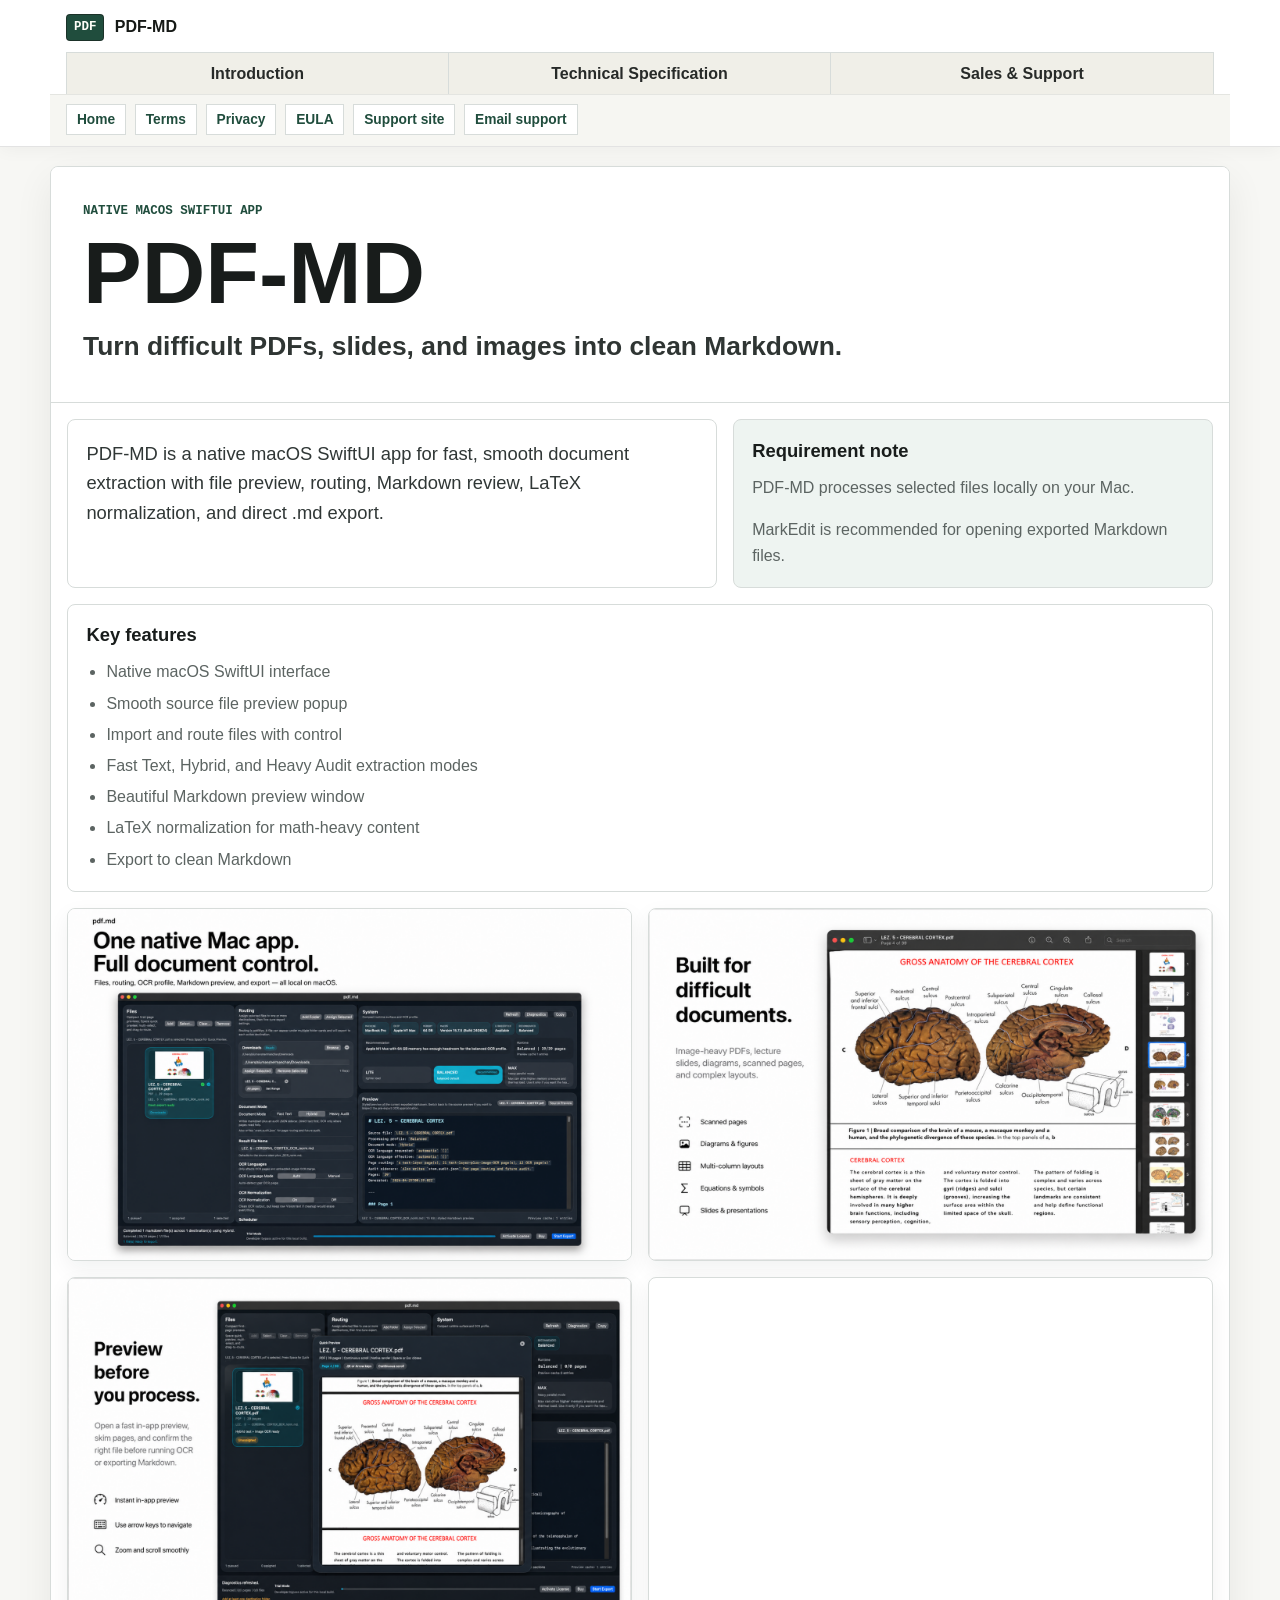
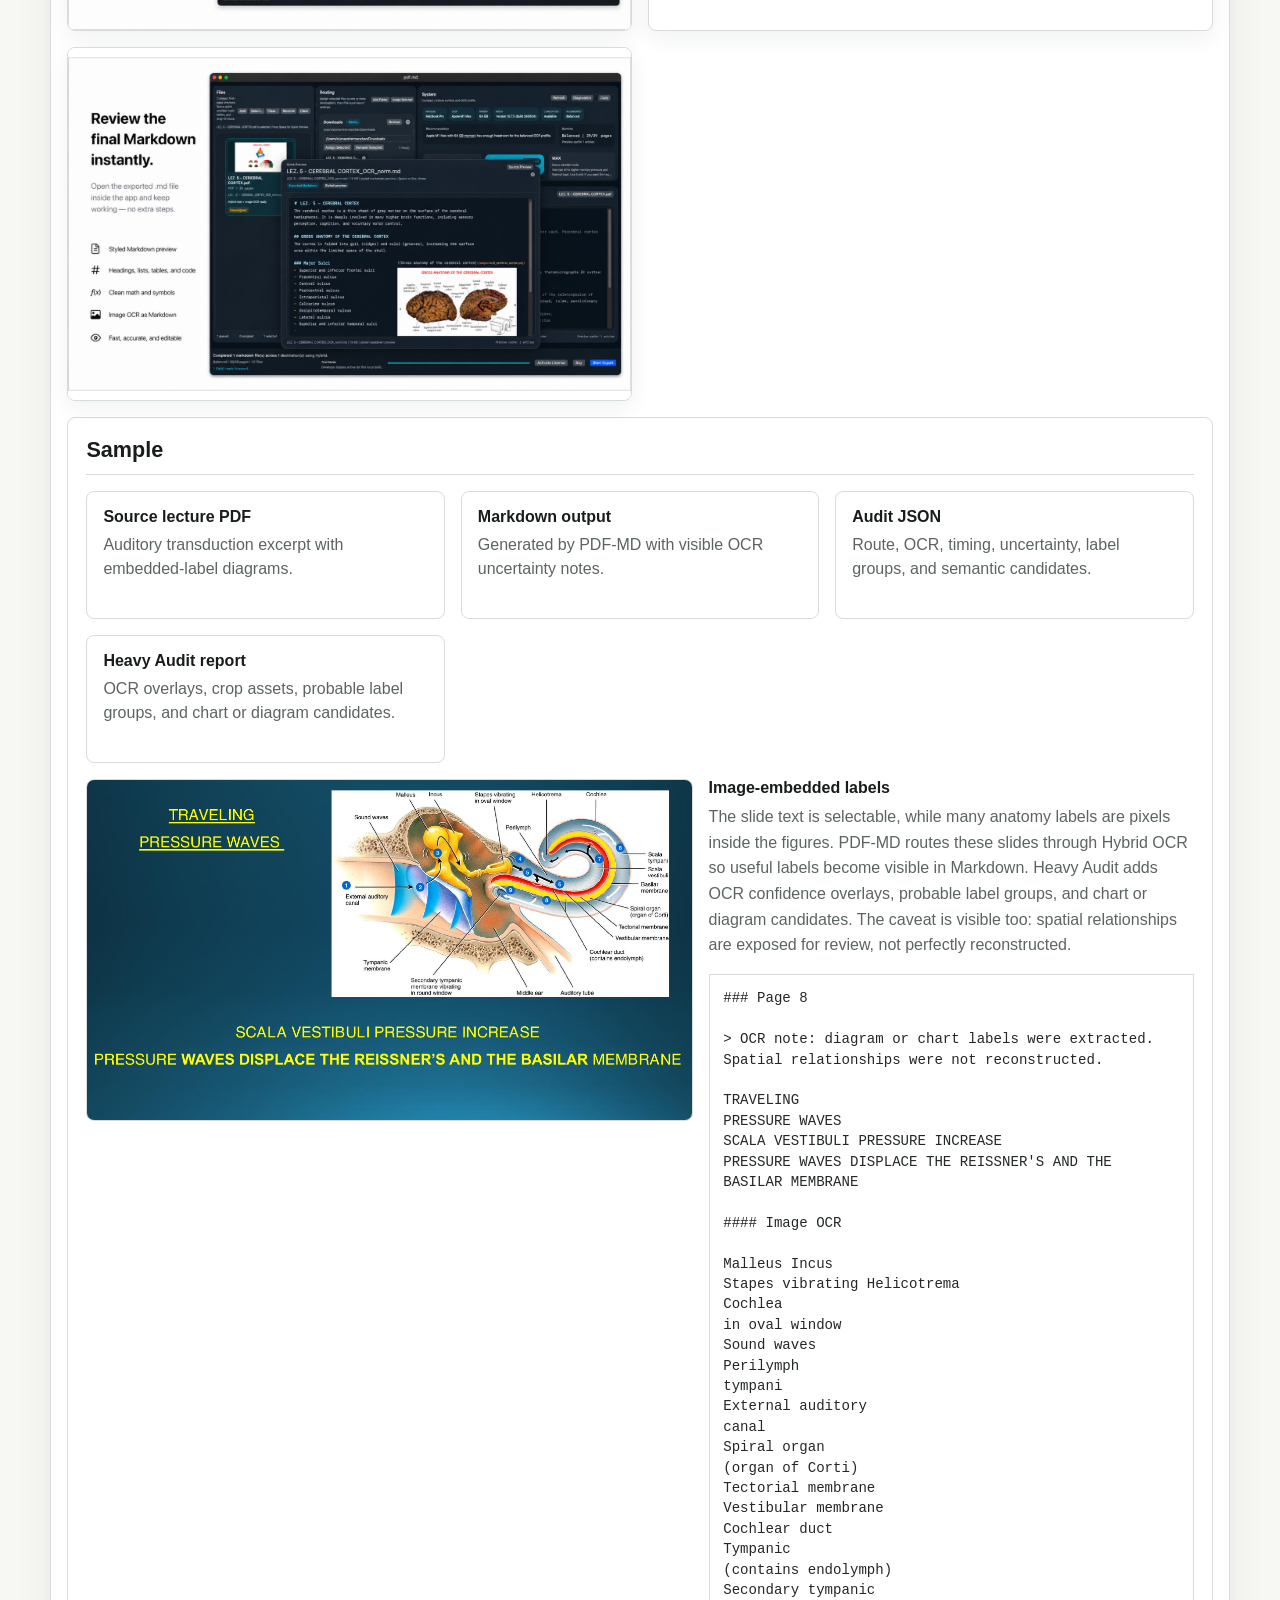
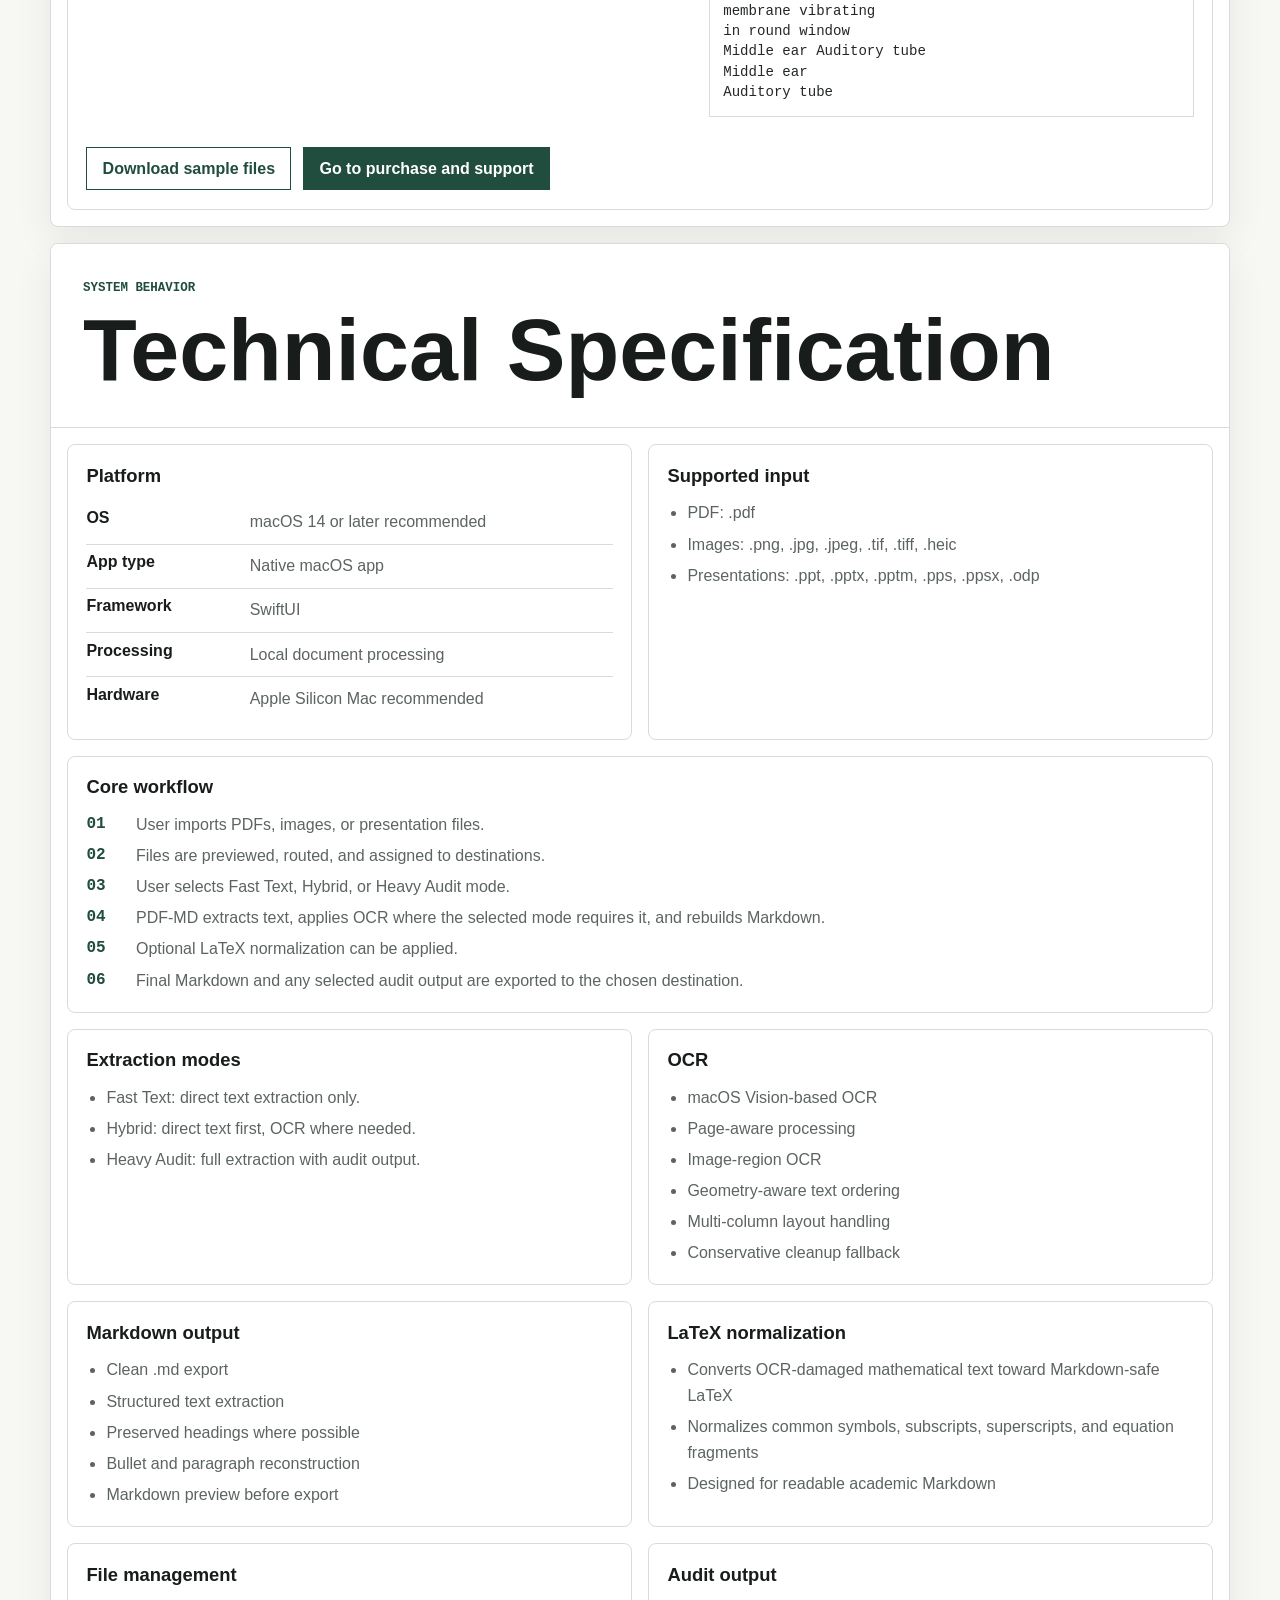
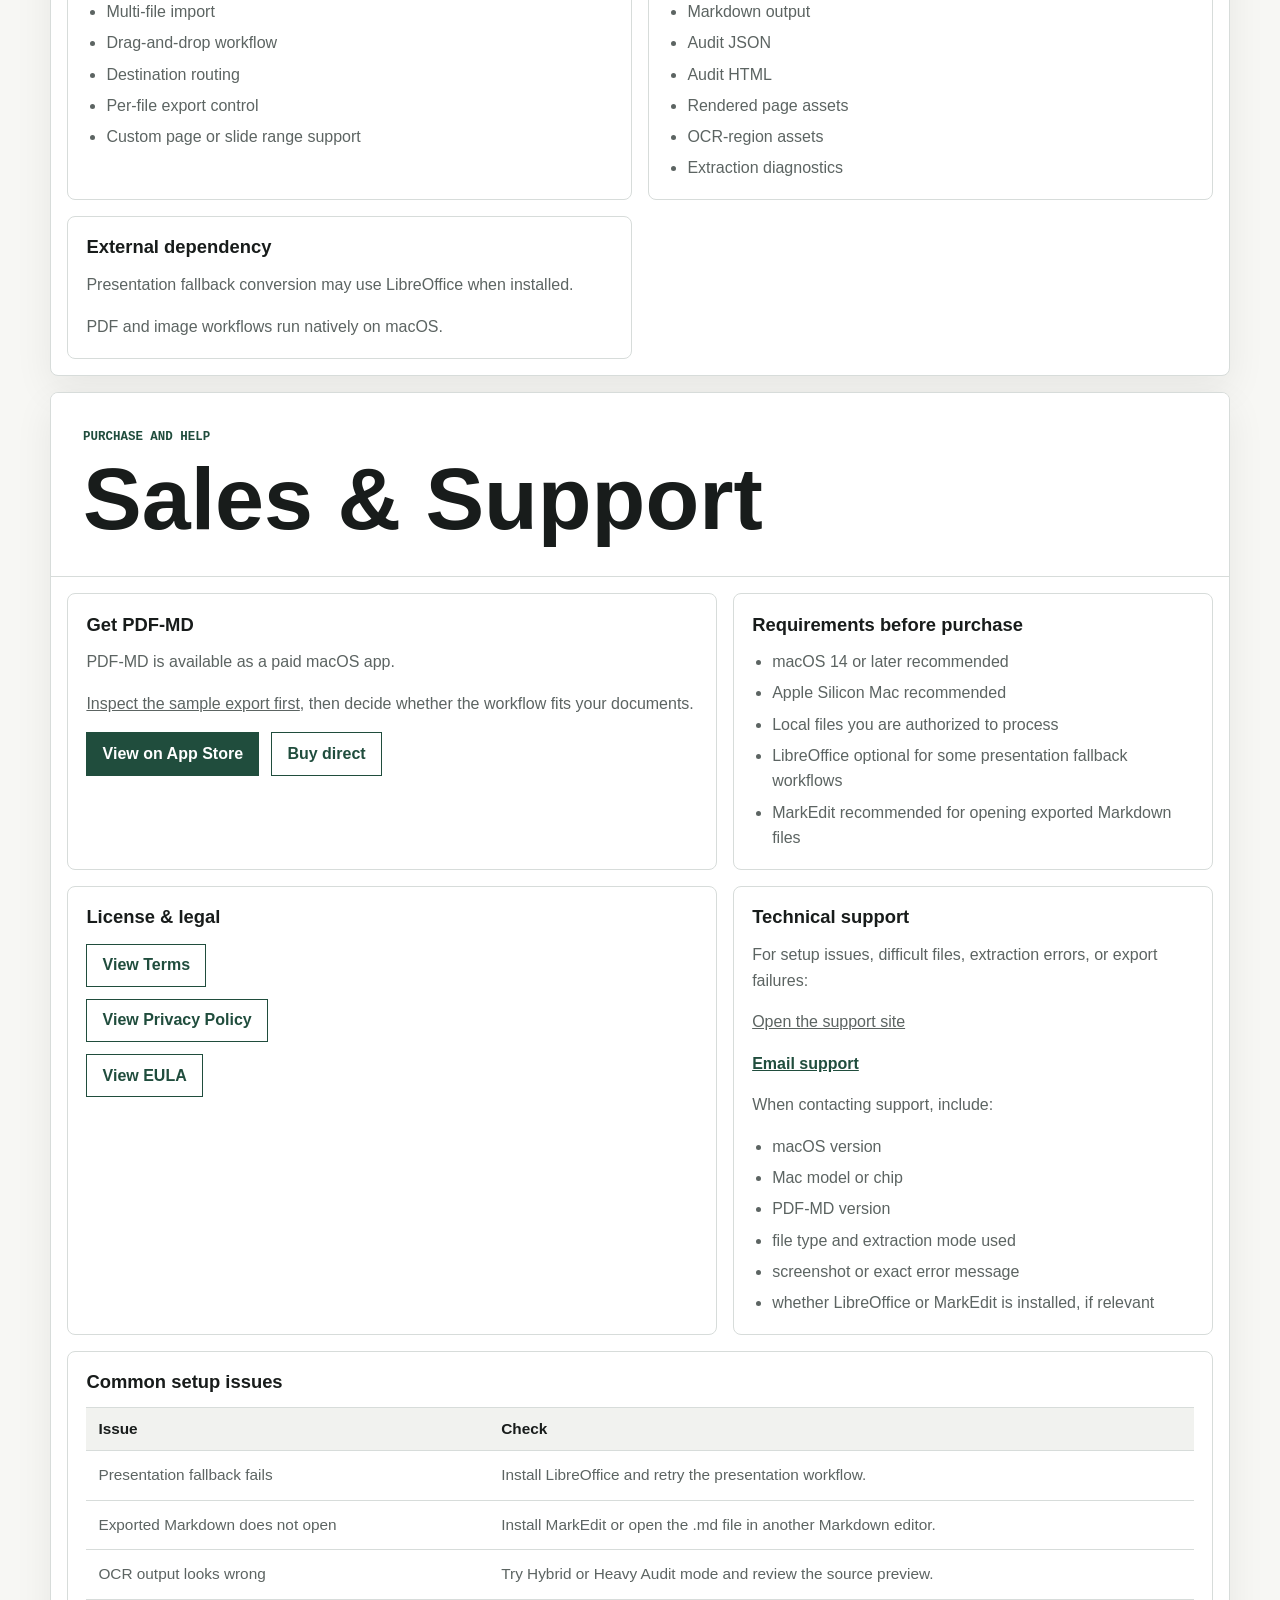
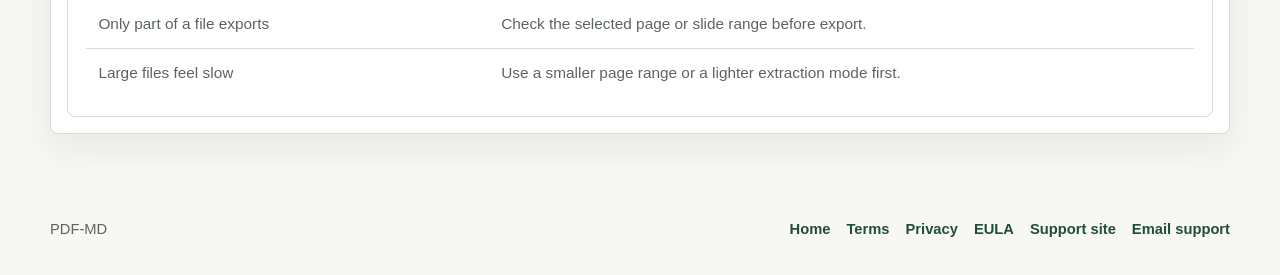
<file: index.html>
<!doctype html>
<html lang="en">
<head>
  <meta charset="utf-8">
  <meta name="viewport" content="width=device-width, initial-scale=1">
  <title>PDF-MD | Difficult documents to Markdown</title>
  <meta
    name="description"
    content="PDF-MD is a native macOS SwiftUI app for turning difficult PDFs, slides, and images into clean Markdown with preview, routing, OCR, audit output, and LaTeX normalization."
  >
  <meta property="og:title" content="PDF-MD">
  <meta property="og:description" content="Turn difficult PDFs, slides, and images into clean Markdown.">
  <meta property="og:type" content="website">
  <link rel="icon" type="image/png" href="./favicon.png?v=20260331b">
  <link rel="stylesheet" href="./site.css?v=20260508c">
</head>
<body>
  <a class="skip-link" href="#content">Skip to content</a>

  <header class="site-header">
    <a class="brand" href="./index.html" aria-label="PDF-MD home">
      <span class="brand-mark">PDF</span>
      <span>PDF-MD</span>
    </a>
    <nav class="tabs" aria-label="Primary">
      <a href="#introduction">Introduction</a>
      <a href="#technical-specification">Technical Specification</a>
      <a href="#sales-support">Sales &amp; Support</a>
    </nav>
    <nav class="page-nav" aria-label="All pages">
      <a href="./index.html">Home</a>
      <a href="./terms.html">Terms</a>
      <a href="./privacy.html">Privacy</a>
      <a href="./eula.html">EULA</a>
      <a href="https://medschooloutsider-support.vercel.app" target="_blank" rel="noreferrer">Support site</a>
      <a href="mailto:worldpresident1030@gmail.com" target="_blank" rel="noreferrer">Email support</a>
    </nav>
  </header>

  <main id="content" class="catalog-shell">
    <section class="tab-panel intro-panel" id="introduction" aria-labelledby="intro-title">
      <div class="panel-header">
        <p class="kicker">Native macOS SwiftUI app</p>
        <h1 id="intro-title">PDF-MD</h1>
        <p class="subtitle">Turn difficult PDFs, slides, and images into clean Markdown.</p>
      </div>

      <div class="intro-grid">
        <article class="summary-card">
          <p>
            PDF-MD is a native macOS SwiftUI app for fast, smooth document extraction with
            file preview, routing, Markdown review, LaTeX normalization, and direct .md export.
          </p>
        </article>

        <article class="requirements-card">
          <h2>Requirement note</h2>
          <p>PDF-MD processes selected files locally on your Mac.</p>
          <p>MarkEdit is recommended for opening exported Markdown files.</p>
        </article>
      </div>

      <section class="feature-list" aria-label="Key features">
        <h2>Key features</h2>
        <ul>
          <li>Native macOS SwiftUI interface</li>
          <li>Smooth source file preview popup</li>
          <li>Import and route files with control</li>
          <li>Fast Text, Hybrid, and Heavy Audit extraction modes</li>
          <li>Beautiful Markdown preview window</li>
          <li>LaTeX normalization for math-heavy content</li>
          <li>Export to clean Markdown</li>
        </ul>
      </section>

      <section class="gallery-strip" aria-label="PDF-MD image gallery">
        <img src="./site-assets/gallery/pdf-md/01-document-control.png" width="2880" height="1800" loading="lazy" decoding="async" alt="PDF-MD document control workspace.">
        <img src="./site-assets/gallery/pdf-md/02-difficult-documents.png" width="2880" height="1800" loading="lazy" decoding="async" alt="PDF-MD source preview for difficult documents.">
        <img src="./site-assets/gallery/pdf-md/03-preview-before-processing.png" width="2880" height="1800" loading="lazy" decoding="async" alt="PDF-MD in-app source preview popup.">
        <img src="./site-assets/gallery/pdf-md/04-route-preview-normalize-export.png" width="2880" height="1800" loading="lazy" decoding="async" alt="PDF-MD routing, OCR normalization, preview, and export workflow.">
        <img src="./site-assets/gallery/pdf-md/05-review-final-markdown.png" width="2880" height="1800" loading="lazy" decoding="async" alt="PDF-MD final Markdown preview.">
      </section>

      <section class="feature-list product-sample" id="reviewability-sample" aria-labelledby="sample-title">
        <div class="section-heading">
          <h2 id="sample-title">Sample</h2>
        </div>

        <div class="file-grid integrated-file-grid">
          <a
            class="file-card"
            href="./site-assets/sample-pack/pdf-md-reviewability-demo/source/auditory-transduction-lecture-excerpt.pdf"
            data-preview-title="Source lecture PDF"
            data-preview-url="./site-assets/sample-pack/pdf-md-reviewability-demo/source/auditory-transduction-lecture-excerpt.pdf"
          >
            <strong>Source lecture PDF</strong>
            <span>Auditory transduction excerpt with embedded-label diagrams.</span>
          </a>
          <a
            class="file-card"
            href="./site-assets/sample-pack/pdf-md-reviewability-demo/output/auditory-transduction-lecture-excerpt_Hybrid_norm.md"
            data-preview-title="Markdown output"
            data-preview-url="./site-assets/sample-pack/pdf-md-reviewability-demo/output/auditory-transduction-lecture-excerpt_Hybrid_norm.md"
          >
            <strong>Markdown output</strong>
            <span>Generated by PDF-MD with visible OCR uncertainty notes.</span>
          </a>
          <a
            class="file-card"
            href="./site-assets/sample-pack/pdf-md-reviewability-demo/audit/auditory-transduction-lecture-excerpt_Hybrid_norm.audit.json"
            data-preview-title="Audit JSON"
            data-preview-url="./site-assets/sample-pack/pdf-md-reviewability-demo/audit/auditory-transduction-lecture-excerpt_Hybrid_norm.audit.json"
          >
            <strong>Audit JSON</strong>
            <span>Route, OCR, timing, uncertainty, label groups, and semantic candidates.</span>
          </a>
          <a
            class="file-card"
            href="./site-assets/sample-pack/pdf-md-reviewability-demo/audit/heavy-audit/auditory-transduction-lecture-excerpt_Heavy_Audit_norm.audit.html"
            data-preview-title="Heavy Audit report"
            data-preview-url="./site-assets/sample-pack/pdf-md-reviewability-demo/audit/heavy-audit/auditory-transduction-lecture-excerpt_Heavy_Audit_norm.audit.html"
          >
            <strong>Heavy Audit report</strong>
            <span>OCR overlays, crop assets, probable label groups, and chart or diagram candidates.</span>
          </a>
        </div>

        <div class="proof-strip sample-proof-strip">
          <img
            src="./site-assets/sample-pack/pdf-md-reviewability-demo/source/auditory-transduction-embedded-labels.png"
            width="2400"
            height="1350"
            loading="lazy"
            decoding="async"
            alt="Embedded-label auditory transduction slide used in the PDF-MD sample export."
          >
          <div class="proof-strip-copy">
            <h3>Image-embedded labels</h3>
            <p>
              The slide text is selectable, while many anatomy labels are pixels inside the figures. PDF-MD
              routes these slides through Hybrid OCR so useful labels become visible in Markdown. Heavy Audit
              adds OCR confidence overlays, probable label groups, and chart or diagram candidates. The caveat is
              visible too: spatial relationships are exposed for review, not perfectly reconstructed.
            </p>
            <pre class="sample-output">### Page 8

&gt; OCR note: diagram or chart labels were extracted. Spatial relationships were not reconstructed.

TRAVELING
PRESSURE WAVES
SCALA VESTIBULI PRESSURE INCREASE
PRESSURE WAVES DISPLACE THE REISSNER'S AND THE BASILAR MEMBRANE

#### Image OCR

Malleus Incus
Stapes vibrating Helicotrema
Cochlea
in oval window
Sound waves
Perilymph
tympani
External auditory
canal
Spiral organ
(organ of Corti)
Tectorial membrane
Vestibular membrane
Cochlear duct
Tympanic
(contains endolymph)
Secondary tympanic
membrane vibrating
in round window
Middle ear Auditory tube
Middle ear
Auditory tube</pre>
          </div>
        </div>

        <div class="sample-actions">
          <a class="button secondary" href="./site-assets/sample-pack/pdf-md-reviewability-demo.zip">Download sample files</a>
          <a class="button" href="#sales-support">Go to purchase and support</a>
        </div>
      </section>
    </section>

    <section class="tab-panel" id="technical-specification" aria-labelledby="spec-title">
      <div class="panel-header compact">
        <p class="kicker">System behavior</p>
        <h1 id="spec-title">Technical Specification</h1>
      </div>

      <div class="spec-layout">
        <section class="spec-box">
          <h2>Platform</h2>
          <dl class="spec-table">
            <div><dt>OS</dt><dd>macOS 14 or later recommended</dd></div>
            <div><dt>App type</dt><dd>Native macOS app</dd></div>
            <div><dt>Framework</dt><dd>SwiftUI</dd></div>
            <div><dt>Processing</dt><dd>Local document processing</dd></div>
            <div><dt>Hardware</dt><dd>Apple Silicon Mac recommended</dd></div>
          </dl>
        </section>

        <section class="spec-box">
          <h2>Supported input</h2>
          <ul>
            <li>PDF: .pdf</li>
            <li>Images: .png, .jpg, .jpeg, .tif, .tiff, .heic</li>
            <li>Presentations: .ppt, .pptx, .pptm, .pps, .ppsx, .odp</li>
          </ul>
        </section>

        <section class="spec-box wide">
          <h2>Core workflow</h2>
          <ol class="numbered-list">
            <li>User imports PDFs, images, or presentation files.</li>
            <li>Files are previewed, routed, and assigned to destinations.</li>
            <li>User selects Fast Text, Hybrid, or Heavy Audit mode.</li>
            <li>PDF-MD extracts text, applies OCR where the selected mode requires it, and rebuilds Markdown.</li>
            <li>Optional LaTeX normalization can be applied.</li>
            <li>Final Markdown and any selected audit output are exported to the chosen destination.</li>
          </ol>
        </section>

        <section class="spec-box">
          <h2>Extraction modes</h2>
          <ul>
            <li>Fast Text: direct text extraction only.</li>
            <li>Hybrid: direct text first, OCR where needed.</li>
            <li>Heavy Audit: full extraction with audit output.</li>
          </ul>
        </section>

        <section class="spec-box">
          <h2>OCR</h2>
          <ul>
            <li>macOS Vision-based OCR</li>
            <li>Page-aware processing</li>
            <li>Image-region OCR</li>
            <li>Geometry-aware text ordering</li>
            <li>Multi-column layout handling</li>
            <li>Conservative cleanup fallback</li>
          </ul>
        </section>

        <section class="spec-box">
          <h2>Markdown output</h2>
          <ul>
            <li>Clean .md export</li>
            <li>Structured text extraction</li>
            <li>Preserved headings where possible</li>
            <li>Bullet and paragraph reconstruction</li>
            <li>Markdown preview before export</li>
          </ul>
        </section>

        <section class="spec-box">
          <h2>LaTeX normalization</h2>
          <ul>
            <li>Converts OCR-damaged mathematical text toward Markdown-safe LaTeX</li>
            <li>Normalizes common symbols, subscripts, superscripts, and equation fragments</li>
            <li>Designed for readable academic Markdown</li>
          </ul>
        </section>

        <section class="spec-box">
          <h2>File management</h2>
          <ul>
            <li>Multi-file import</li>
            <li>Drag-and-drop workflow</li>
            <li>Destination routing</li>
            <li>Per-file export control</li>
            <li>Custom page or slide range support</li>
          </ul>
        </section>

        <section class="spec-box">
          <h2>Audit output</h2>
          <ul>
            <li>Markdown output</li>
            <li>Audit JSON</li>
            <li>Audit HTML</li>
            <li>Rendered page assets</li>
            <li>OCR-region assets</li>
            <li>Extraction diagnostics</li>
          </ul>
        </section>

        <section class="spec-box">
          <h2>External dependency</h2>
          <p>Presentation fallback conversion may use LibreOffice when installed.</p>
          <p>PDF and image workflows run natively on macOS.</p>
        </section>
      </div>
    </section>

    <section class="tab-panel" id="sales-support" aria-labelledby="sales-title">
      <div class="panel-header compact">
        <p class="kicker">Purchase and help</p>
        <h1 id="sales-title">Sales &amp; Support</h1>
      </div>

      <div class="sales-grid">
        <section class="spec-box purchase-box">
          <h2>Get PDF-MD</h2>
          <p>PDF-MD is available as a paid macOS app.</p>
          <p><a href="#reviewability-sample">Inspect the sample export first</a>, then decide whether the workflow fits your documents.</p>
          <div class="purchase-actions">
            <a class="button" href="https://apps.apple.com/app/pdf-md/id6763402178" target="_blank" rel="noreferrer">View on App Store</a>
            <a class="button secondary" href="https://medout.lemonsqueezy.com/checkout/buy/4a9b9138-736f-4a98-afc2-48488fbf12ee" target="_blank" rel="noreferrer">Buy direct</a>
          </div>
        </section>

        <section class="spec-box">
          <h2>Requirements before purchase</h2>
          <ul>
            <li>macOS 14 or later recommended</li>
            <li>Apple Silicon Mac recommended</li>
            <li>Local files you are authorized to process</li>
            <li>LibreOffice optional for some presentation fallback workflows</li>
            <li>MarkEdit recommended for opening exported Markdown files</li>
          </ul>
        </section>

        <section class="spec-box legal-links">
          <h2>License &amp; legal</h2>
          <a class="button secondary" href="./terms.html">View Terms</a>
          <a class="button secondary" href="./privacy.html">View Privacy Policy</a>
          <a class="button secondary" href="./eula.html">View EULA</a>
        </section>

        <section class="spec-box">
          <h2>Technical support</h2>
          <p>For setup issues, difficult files, extraction errors, or export failures:</p>
          <p><a href="https://medschooloutsider-support.vercel.app" target="_blank" rel="noreferrer">Open the support site</a></p>
          <p class="support-email"><a href="mailto:worldpresident1030@gmail.com" target="_blank" rel="noreferrer">Email support</a></p>
          <p>When contacting support, include:</p>
          <ul>
            <li>macOS version</li>
            <li>Mac model or chip</li>
            <li>PDF-MD version</li>
            <li>file type and extraction mode used</li>
            <li>screenshot or exact error message</li>
            <li>whether LibreOffice or MarkEdit is installed, if relevant</li>
          </ul>
        </section>
      </div>

      <section class="setup-table-wrap" aria-label="Common setup issues">
        <h2>Common setup issues</h2>
        <table class="setup-table">
          <thead>
            <tr>
              <th>Issue</th>
              <th>Check</th>
            </tr>
          </thead>
          <tbody>
            <tr>
              <td>Presentation fallback fails</td>
              <td>Install LibreOffice and retry the presentation workflow.</td>
            </tr>
            <tr>
              <td>Exported Markdown does not open</td>
              <td>Install MarkEdit or open the .md file in another Markdown editor.</td>
            </tr>
            <tr>
              <td>OCR output looks wrong</td>
              <td>Try Hybrid or Heavy Audit mode and review the source preview.</td>
            </tr>
            <tr>
              <td>Only part of a file exports</td>
              <td>Check the selected page or slide range before export.</td>
            </tr>
            <tr>
              <td>Large files feel slow</td>
              <td>Use a smaller page range or a lighter extraction mode first.</td>
            </tr>
          </tbody>
        </table>
      </section>
    </section>
  </main>

  <footer class="site-footer">
    <span>PDF-MD</span>
    <nav aria-label="Footer">
      <a href="./index.html">Home</a>
      <a href="./terms.html">Terms</a>
      <a href="./privacy.html">Privacy</a>
      <a href="./eula.html">EULA</a>
      <a href="https://medschooloutsider-support.vercel.app" target="_blank" rel="noreferrer">Support site</a>
      <a href="mailto:worldpresident1030@gmail.com" target="_blank" rel="noreferrer">Email support</a>
    </nav>
  </footer>

  <div class="file-modal" id="file-preview-modal" hidden>
    <div class="file-modal-backdrop" data-modal-close></div>
    <section class="file-modal-panel" role="dialog" aria-modal="true" aria-labelledby="file-preview-title">
      <header class="file-modal-header">
        <div>
          <p class="kicker">Sample file preview</p>
          <h2 id="file-preview-title">Sample file</h2>
        </div>
        <button class="modal-close" type="button" data-modal-close aria-label="Close file preview">Close</button>
      </header>
      <iframe class="file-preview-frame" id="file-preview-frame" title="Sample file preview"></iframe>
      <footer class="file-modal-footer">
        <a class="button secondary" id="file-preview-open" href="#" target="_blank" rel="noreferrer">Open in new tab</a>
        <a class="button" href="./site-assets/sample-pack/pdf-md-reviewability-demo.zip">Download sample files</a>
      </footer>
    </section>
  </div>

  <script>
    (() => {
      const modal = document.getElementById("file-preview-modal");
      const title = document.getElementById("file-preview-title");
      const frame = document.getElementById("file-preview-frame");
      const openLink = document.getElementById("file-preview-open");
      const cards = document.querySelectorAll("[data-preview-url]");
      let lastTrigger = null;
      let previewRequest = 0;

      function escapeHTML(value) {
        return value.replace(/[&<>"']/g, (character) => ({
          "&": "&amp;",
          "<": "&lt;",
          ">": "&gt;",
          "\"": "&quot;",
          "'": "&#39;"
        })[character]);
      }

      function inlineMarkdown(value) {
        return escapeHTML(value)
          .replace(/\*\*([^*]+)\*\*/g, "<strong>$1</strong>")
          .replace(/`([^`]+)`/g, "<code>$1</code>");
      }

      function markdownToHTML(markdown) {
        const lines = markdown.replace(/\r\n/g, "\n").split("\n");
        const blocks = [];
        let paragraph = [];

        function flushParagraph() {
          if (!paragraph.length) {
            return;
          }
          blocks.push(`<p>${inlineMarkdown(paragraph.join(" "))}</p>`);
          paragraph = [];
        }

        lines.forEach((line) => {
          const trimmed = line.trim();
          const heading = /^(#{1,6})\s+(.+)$/.exec(trimmed);
          const quote = /^>\s?(.*)$/.exec(trimmed);

          if (!trimmed) {
            flushParagraph();
          } else if (heading) {
            flushParagraph();
            const level = Math.min(heading[1].length, 4);
            blocks.push(`<h${level}>${inlineMarkdown(heading[2])}</h${level}>`);
          } else if (quote) {
            flushParagraph();
            blocks.push(`<blockquote>${inlineMarkdown(quote[1])}</blockquote>`);
          } else {
            paragraph.push(line);
          }
        });

        flushParagraph();
        return blocks.join("\n");
      }

      function markdownPreviewDocument(markdown) {
        return `<!doctype html>
<html lang="en">
<head>
  <meta charset="utf-8">
  <meta name="viewport" content="width=device-width, initial-scale=1">
  <style>
    :root {
      color-scheme: light;
      --page: #f7f7f4;
      --paper: #ffffff;
      --ink: #181c1b;
      --muted: #5c6462;
      --rule: #d7dcda;
      --green: #204d3d;
      --green-soft: #eef4f1;
    }

    * {
      box-sizing: border-box;
    }

    body {
      margin: 0;
      background: var(--page);
      color: var(--ink);
      font-family: -apple-system, BlinkMacSystemFont, "Segoe UI", sans-serif;
      font-size: 16px;
      line-height: 1.62;
    }

    main {
      width: min(860px, calc(100% - 2rem));
      margin: 0 auto;
      padding: 2rem 0 3rem;
    }

    article {
      border: 1px solid var(--rule);
      background: var(--paper);
      padding: clamp(1rem, 3vw, 2rem);
      border-radius: 8px;
      box-shadow: 0 14px 38px rgba(24, 28, 27, 0.07);
    }

    h1,
    h2,
    h3,
    h4 {
      margin: 1.45em 0 0.55em;
      color: var(--ink);
      line-height: 1.22;
      letter-spacing: 0;
    }

    h1:first-child,
    h2:first-child,
    h3:first-child,
    h4:first-child {
      margin-top: 0;
    }

    h3 {
      padding-bottom: 0.45rem;
      border-bottom: 1px solid var(--rule);
      font-size: 1.25rem;
    }

    h4 {
      color: var(--green);
      font-size: 1rem;
    }

    p {
      margin: 0 0 0.85rem;
      color: #303736;
      white-space: pre-wrap;
    }

    blockquote {
      margin: 0 0 1rem;
      border-left: 3px solid var(--green);
      background: var(--green-soft);
      padding: 0.75rem 0.9rem;
      color: #26302d;
      border-radius: 0 6px 6px 0;
    }

    code {
      border: 1px solid var(--rule);
      background: #fbfbf8;
      padding: 0.08rem 0.25rem;
      border-radius: 4px;
      font-family: ui-monospace, SFMono-Regular, Menlo, Consolas, monospace;
      font-size: 0.92em;
    }
  </style>
</head>
<body>
  <main>
    <article>${markdownToHTML(markdown)}</article>
  </main>
</body>
</html>`;
      }

      function loadingPreviewDocument() {
        return "<!doctype html><html><body style=\"margin:0;background:#f7f7f4;color:#181c1b;font:16px -apple-system,BlinkMacSystemFont,'Segoe UI',sans-serif;\"><main style=\"padding:2rem;\">Loading preview...</main></body></html>";
      }

      function openPreview(trigger) {
        const previewURL = trigger.dataset.previewUrl;
        const requestID = ++previewRequest;
        lastTrigger = trigger;
        title.textContent = trigger.dataset.previewTitle || "Sample file";
        openLink.href = previewURL;
        modal.hidden = false;
        document.body.classList.add("modal-open");
        if (previewURL.endsWith(".md")) {
          frame.srcdoc = loadingPreviewDocument();
          frame.removeAttribute("src");
          fetch(previewURL)
            .then((response) => {
              if (!response.ok) {
                throw new Error("Preview unavailable");
              }
              return response.text();
            })
            .then((markdown) => {
              if (requestID === previewRequest) {
                frame.srcdoc = markdownPreviewDocument(markdown);
              }
            })
            .catch(() => {
              if (requestID === previewRequest) {
                frame.srcdoc = "<!doctype html><html><body style=\"margin:0;background:#f7f7f4;color:#181c1b;font:16px -apple-system,BlinkMacSystemFont,'Segoe UI',sans-serif;\"><main style=\"padding:2rem;\">Preview unavailable. Use Open in new tab.</main></body></html>";
              }
            });
        } else {
          frame.removeAttribute("srcdoc");
          frame.src = previewURL;
        }
        modal.querySelector(".modal-close").focus();
      }

      function closePreview() {
        previewRequest += 1;
        modal.hidden = true;
        frame.removeAttribute("src");
        frame.removeAttribute("srcdoc");
        document.body.classList.remove("modal-open");
        if (lastTrigger) {
          lastTrigger.focus();
        }
      }

      cards.forEach((card) => {
        card.addEventListener("click", (event) => {
          event.preventDefault();
          openPreview(card);
        });
      });

      modal.querySelectorAll("[data-modal-close]").forEach((control) => {
        control.addEventListener("click", closePreview);
      });

      document.addEventListener("keydown", (event) => {
        if (event.key === "Escape" && !modal.hidden) {
          closePreview();
        }
      });
    })();
  </script>
</body>
</html>
</file>
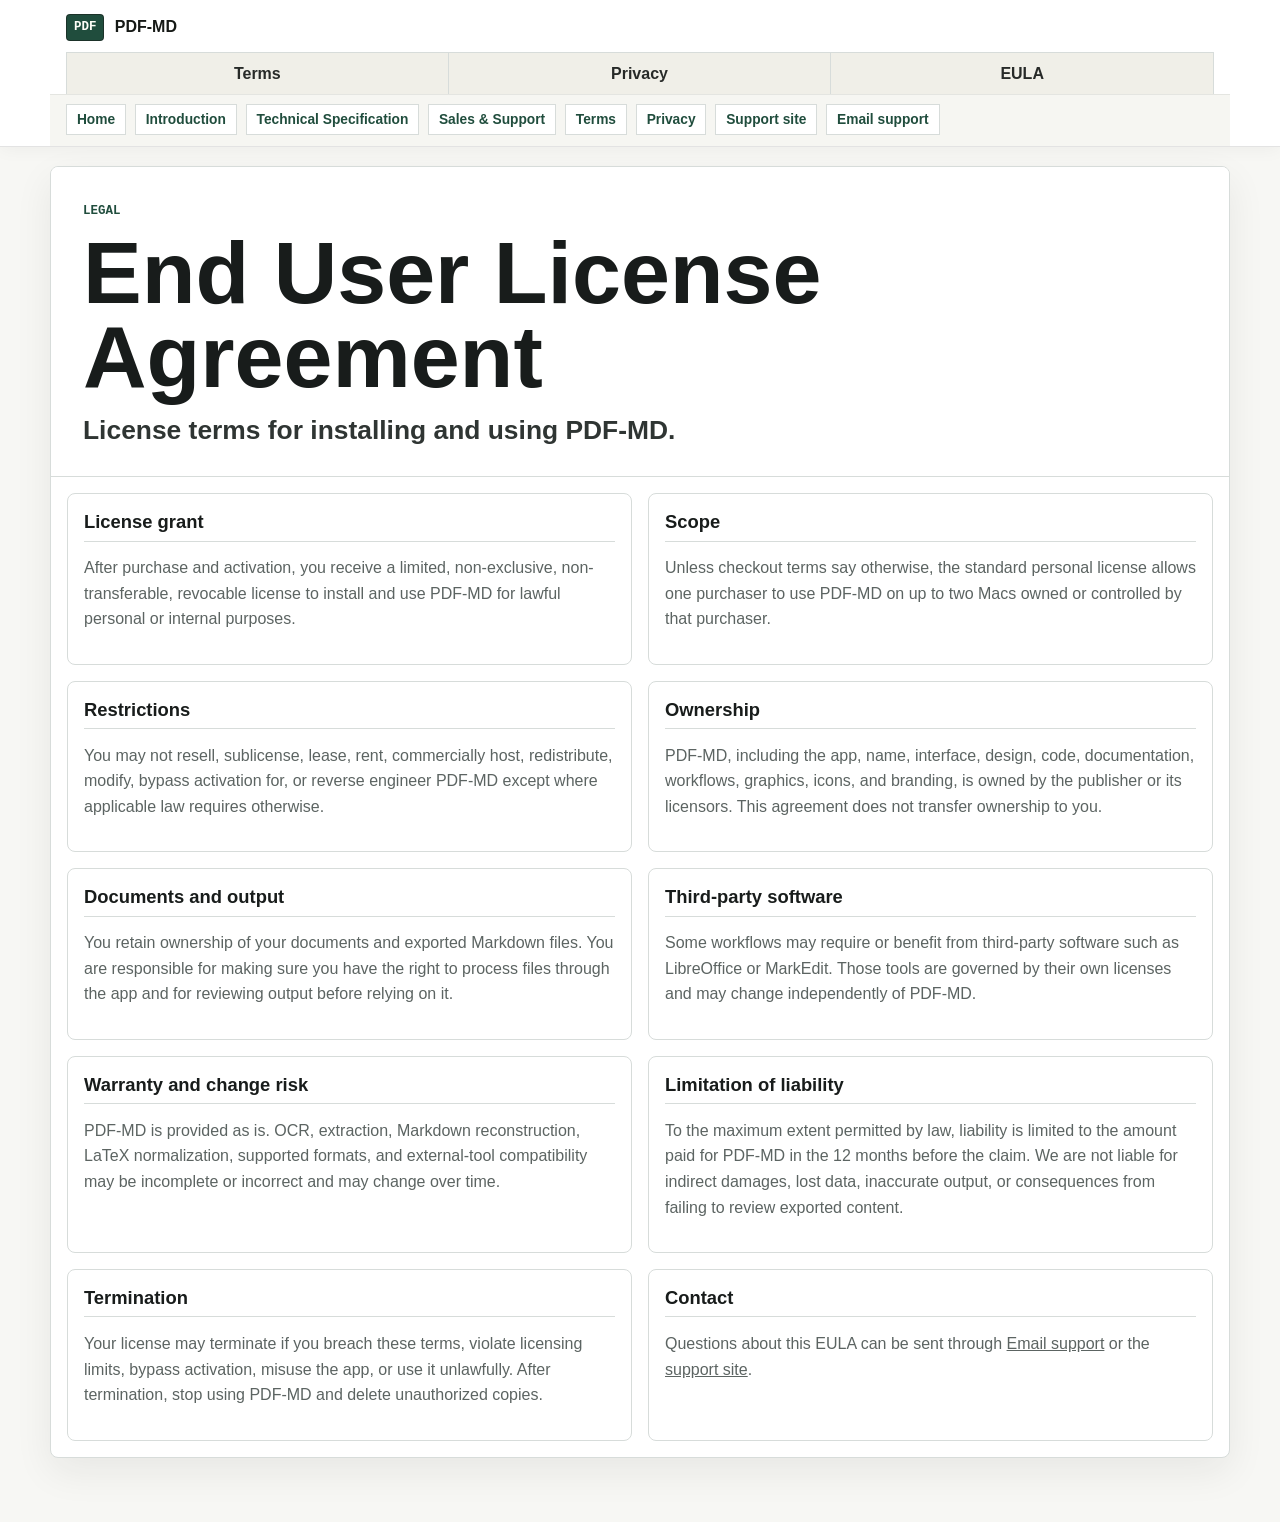
<file: eula.html>
<!doctype html>
<html lang="en">
<head>
  <meta charset="utf-8">
  <meta name="viewport" content="width=device-width, initial-scale=1">
  <title>PDF-MD EULA</title>
  <meta name="description" content="End User License Agreement for PDF-MD.">
  <link rel="icon" type="image/png" href="./favicon.png?v=20260331b">
  <link rel="stylesheet" href="./site.css?v=20260507d">
</head>
<body>
  <a class="skip-link" href="#content">Skip to content</a>
  <header class="site-header">
    <a class="brand" href="./index.html" aria-label="PDF-MD home">
      <span class="brand-mark">PDF</span>
      <span>PDF-MD</span>
    </a>
    <nav class="tabs" aria-label="Legal pages">
      <a href="./terms.html">Terms</a>
      <a href="./privacy.html">Privacy</a>
      <a href="./eula.html">EULA</a>
    </nav>
    <nav class="page-nav" aria-label="All pages">
      <a href="./index.html">Home</a>
      <a href="./index.html#introduction">Introduction</a>
      <a href="./index.html#technical-specification">Technical Specification</a>
      <a href="./index.html#sales-support">Sales &amp; Support</a>
      <a href="./terms.html">Terms</a>
      <a href="./privacy.html">Privacy</a>
      <a href="https://medschooloutsider-support.vercel.app" target="_blank" rel="noreferrer">Support site</a>
      <a href="mailto:worldpresident1030@gmail.com" target="_blank" rel="noreferrer">Email support</a>
    </nav>
  </header>

  <main id="content" class="catalog-shell">
    <section class="tab-panel">
      <div class="panel-header compact">
        <p class="kicker">Legal</p>
        <h1>End User License Agreement</h1>
        <p class="subtitle">License terms for installing and using PDF-MD.</p>
      </div>

      <div class="spec-layout legal-body">
        <article>
          <h2>License grant</h2>
          <p>After purchase and activation, you receive a limited, non-exclusive, non-transferable, revocable license to install and use PDF-MD for lawful personal or internal purposes.</p>
        </article>

        <article>
          <h2>Scope</h2>
          <p>Unless checkout terms say otherwise, the standard personal license allows one purchaser to use PDF-MD on up to two Macs owned or controlled by that purchaser.</p>
        </article>

        <article>
          <h2>Restrictions</h2>
          <p>You may not resell, sublicense, lease, rent, commercially host, redistribute, modify, bypass activation for, or reverse engineer PDF-MD except where applicable law requires otherwise.</p>
        </article>

        <article>
          <h2>Ownership</h2>
          <p>PDF-MD, including the app, name, interface, design, code, documentation, workflows, graphics, icons, and branding, is owned by the publisher or its licensors. This agreement does not transfer ownership to you.</p>
        </article>

        <article>
          <h2>Documents and output</h2>
          <p>You retain ownership of your documents and exported Markdown files. You are responsible for making sure you have the right to process files through the app and for reviewing output before relying on it.</p>
        </article>

        <article>
          <h2>Third-party software</h2>
          <p>Some workflows may require or benefit from third-party software such as LibreOffice or MarkEdit. Those tools are governed by their own licenses and may change independently of PDF-MD.</p>
        </article>

        <article>
          <h2>Warranty and change risk</h2>
          <p>PDF-MD is provided as is. OCR, extraction, Markdown reconstruction, LaTeX normalization, supported formats, and external-tool compatibility may be incomplete or incorrect and may change over time.</p>
        </article>

        <article>
          <h2>Limitation of liability</h2>
          <p>To the maximum extent permitted by law, liability is limited to the amount paid for PDF-MD in the 12 months before the claim. We are not liable for indirect damages, lost data, inaccurate output, or consequences from failing to review exported content.</p>
        </article>

        <article>
          <h2>Termination</h2>
          <p>Your license may terminate if you breach these terms, violate licensing limits, bypass activation, misuse the app, or use it unlawfully. After termination, stop using PDF-MD and delete unauthorized copies.</p>
        </article>

        <article>
          <h2>Contact</h2>
          <p>Questions about this EULA can be sent through <a href="mailto:worldpresident1030@gmail.com" target="_blank" rel="noreferrer">Email support</a> or the <a href="https://medschooloutsider-support.vercel.app" target="_blank" rel="noreferrer">support site</a>.</p>
        </article>
      </div>
    </section>
  </main>
</body>
</html>
</file>
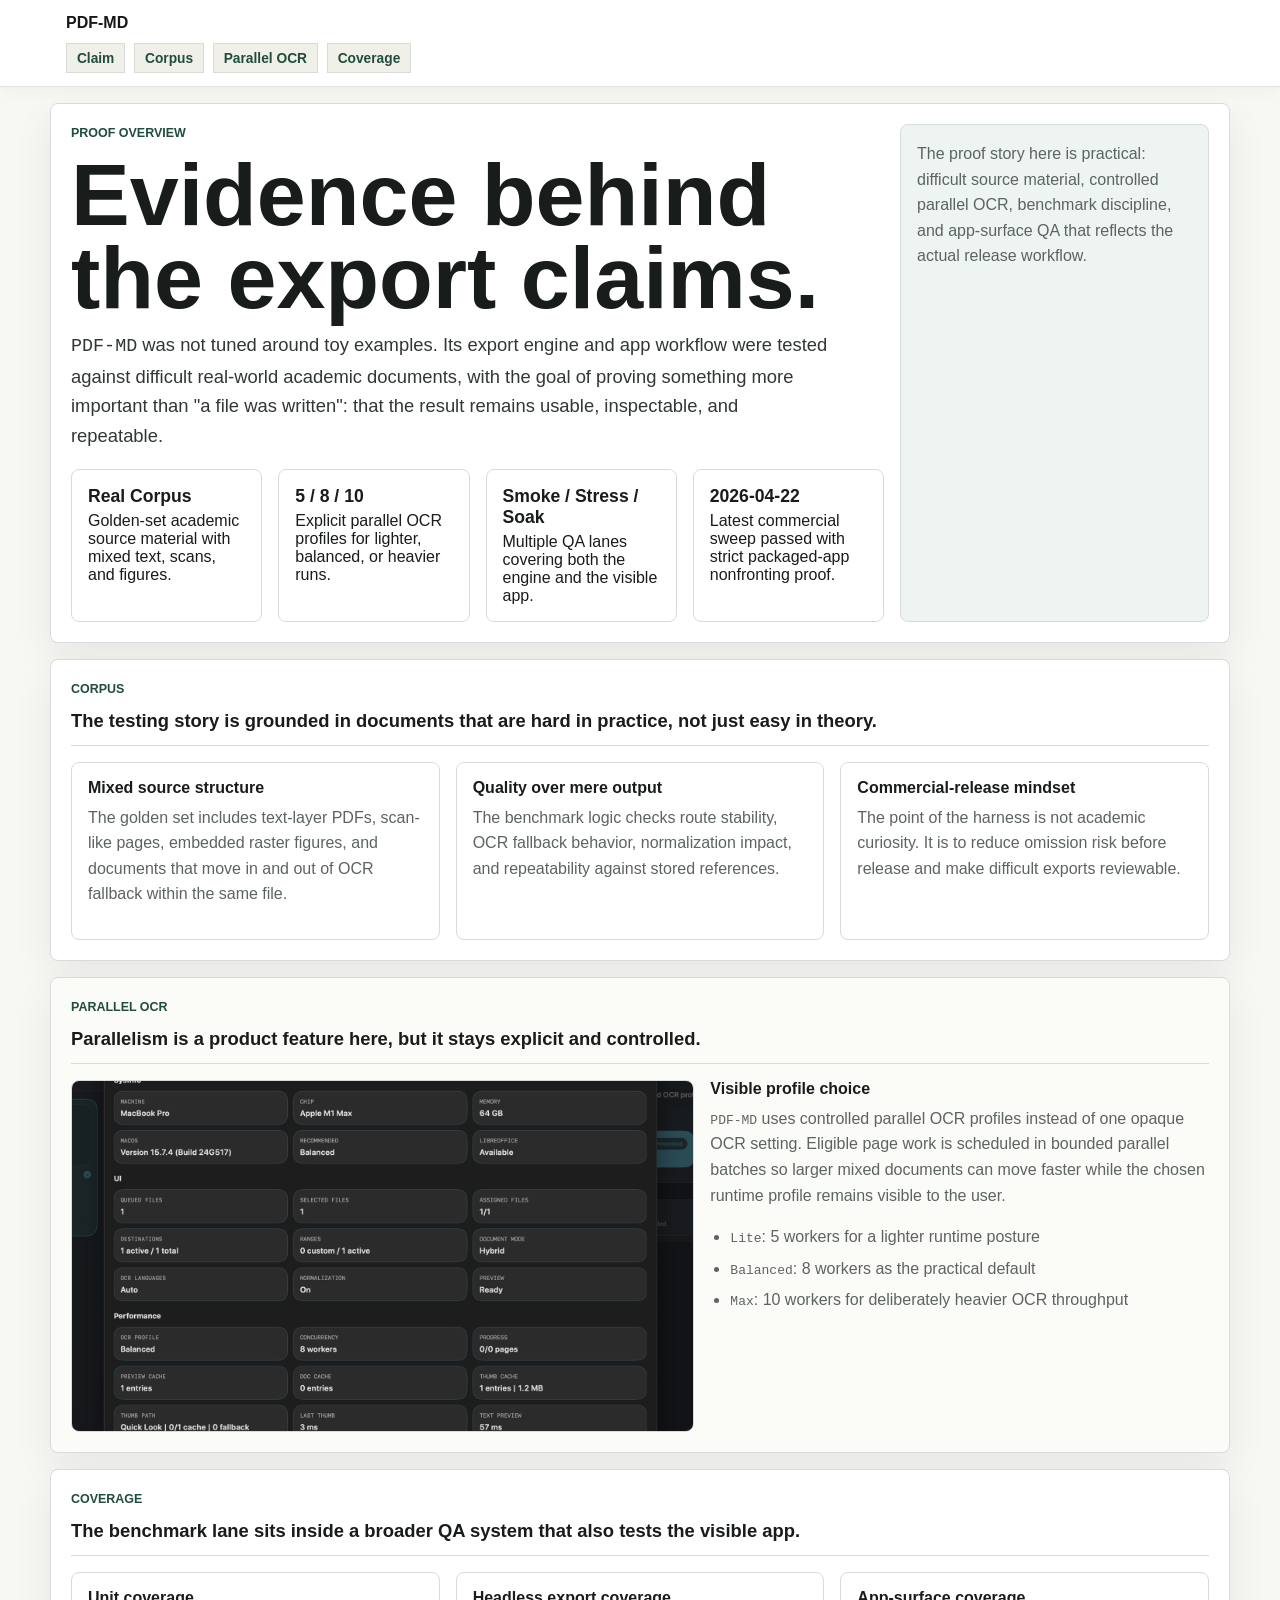
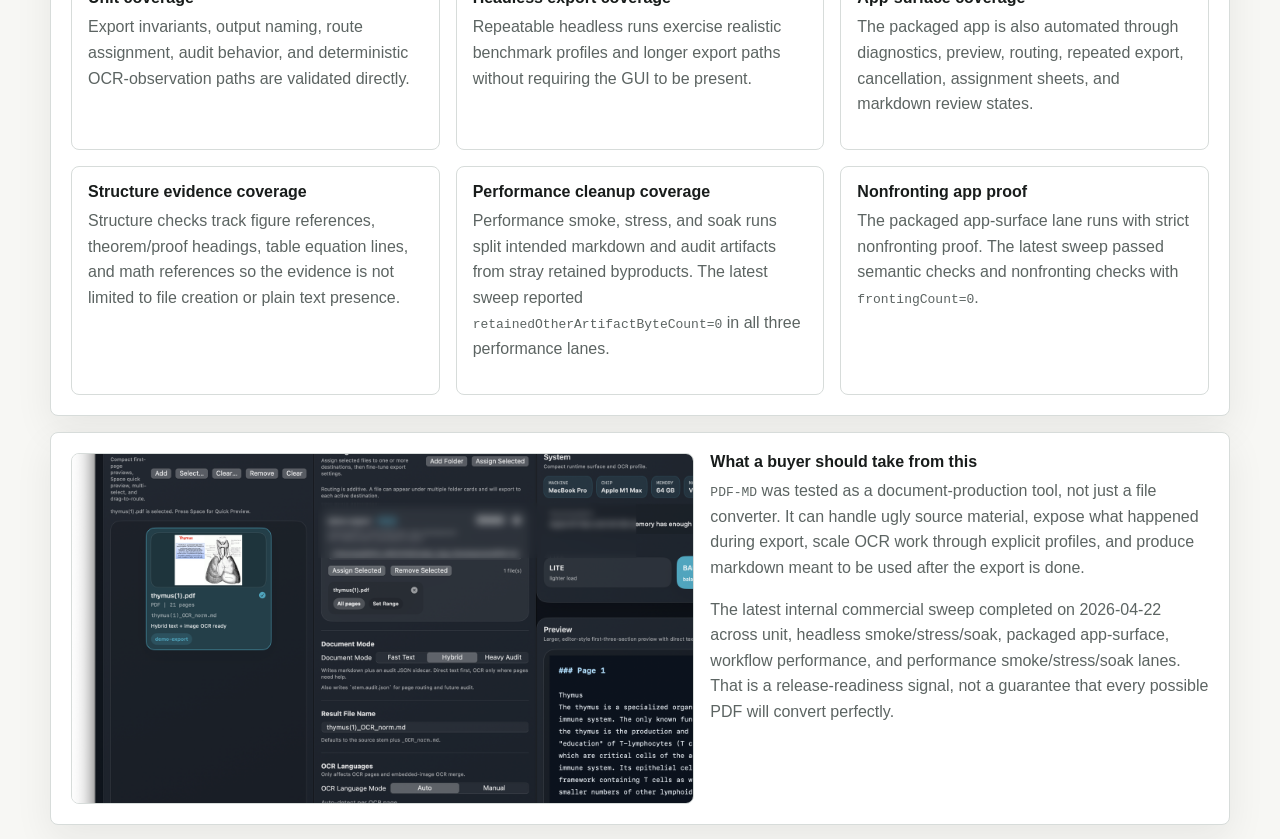
<file: export-benchmarking.html>
<!doctype html>
<html lang="en">
<head>
  <meta charset="utf-8">
  <meta name="viewport" content="width=device-width, initial-scale=1">
  <title>PDF-MD Proof Overview</title>
  <meta
    name="description"
    content="Proof overview for PDF-MD: stress testing, benchmark logic, parallel OCR profiles, and QA coverage."
  >
  <link rel="icon" type="image/png" href="./favicon.png?v=20260331b">
  <link rel="stylesheet" href="./site.css?v=20260507d">
</head>
<body class="page-compact">
  <header class="site-header">
    <a class="brand" href="./index.html">PDF-MD</a>
    <nav class="site-nav" aria-label="Proof page">
      <a href="#claim">Claim</a>
      <a href="#corpus">Corpus</a>
      <a href="#parallel">Parallel OCR</a>
      <a href="#coverage">Coverage</a>
    </nav>
  </header>

  <main>
    <section class="section proof-hero" id="claim">
      <div>
        <p class="eyebrow">Proof Overview</p>
        <h1>Evidence behind the export claims.</h1>
        <p class="lede">
          <code>PDF-MD</code> was not tuned around toy examples. Its export engine and app
          workflow were tested against difficult real-world academic documents,
          with the goal of proving something more important than "a file was
          written": that the result remains usable, inspectable, and repeatable.
        </p>
        <div class="proof-metrics">
          <div class="proof-metric">
            <strong>Real Corpus</strong>
            <span>Golden-set academic source material with mixed text, scans, and figures.</span>
          </div>
          <div class="proof-metric">
            <strong>5 / 8 / 10</strong>
            <span>Explicit parallel OCR profiles for lighter, balanced, or heavier runs.</span>
          </div>
          <div class="proof-metric">
            <strong>Smoke / Stress / Soak</strong>
            <span>Multiple QA lanes covering both the engine and the visible app.</span>
          </div>
          <div class="proof-metric">
            <strong>2026-04-22</strong>
            <span>Latest commercial sweep passed with strict packaged-app nonfronting proof.</span>
          </div>
        </div>
      </div>
      <aside class="proof-panel">
        <p>
          The proof story here is practical: difficult source material,
          controlled parallel OCR, benchmark discipline, and app-surface QA that
          reflects the actual release workflow.
        </p>
      </aside>
    </section>

    <section class="section" id="corpus">
      <div class="section-heading">
        <p class="eyebrow">Corpus</p>
        <h2>The testing story is grounded in documents that are hard in practice, not just easy in theory.</h2>
      </div>
      <div class="proof-grid">
        <article class="proof-block">
          <h3>Mixed source structure</h3>
          <p>
            The golden set includes text-layer PDFs, scan-like pages, embedded
            raster figures, and documents that move in and out of OCR fallback
            within the same file.
          </p>
        </article>
        <article class="proof-block">
          <h3>Quality over mere output</h3>
          <p>
            The benchmark logic checks route stability, OCR fallback behavior,
            normalization impact, and repeatability against stored references.
          </p>
        </article>
        <article class="proof-block">
          <h3>Commercial-release mindset</h3>
          <p>
            The point of the harness is not academic curiosity. It is to reduce
            omission risk before release and make difficult exports reviewable.
          </p>
        </article>
      </div>
    </section>

    <section class="section section-accent" id="parallel">
      <div class="section-heading">
        <p class="eyebrow">Parallel OCR</p>
        <h2>Parallelism is a product feature here, but it stays explicit and controlled.</h2>
      </div>
      <div class="proof-strip">
        <img
          src="./site-assets/showcase/diagnostics-clean.png"
          width="1600"
          height="900"
          loading="lazy"
          decoding="async"
          alt="PDF-MD diagnostics window showing visible runtime metrics and the selected processing profile."
        >
        <div class="proof-strip-copy">
          <h3>Visible profile choice</h3>
          <p>
            <code>PDF-MD</code> uses controlled parallel OCR profiles instead of one opaque
            OCR setting. Eligible page work is scheduled in bounded parallel
            batches so larger mixed documents can move faster while the chosen
            runtime profile remains visible to the user.
          </p>
          <ul class="proof-list">
            <li><code>Lite</code>: 5 workers for a lighter runtime posture</li>
            <li><code>Balanced</code>: 8 workers as the practical default</li>
            <li><code>Max</code>: 10 workers for deliberately heavier OCR throughput</li>
          </ul>
        </div>
      </div>
    </section>

    <section class="section" id="coverage">
      <div class="section-heading">
        <p class="eyebrow">Coverage</p>
        <h2>The benchmark lane sits inside a broader QA system that also tests the visible app.</h2>
      </div>
      <div class="proof-grid">
        <article class="proof-block">
          <h3>Unit coverage</h3>
          <p>
            Export invariants, output naming, route assignment, audit behavior,
            and deterministic OCR-observation paths are validated directly.
          </p>
        </article>
        <article class="proof-block">
          <h3>Headless export coverage</h3>
          <p>
            Repeatable headless runs exercise realistic benchmark profiles and
            longer export paths without requiring the GUI to be present.
          </p>
        </article>
        <article class="proof-block">
          <h3>App-surface coverage</h3>
          <p>
            The packaged app is also automated through diagnostics, preview,
            routing, repeated export, cancellation, assignment sheets, and
            markdown review states.
          </p>
        </article>
        <article class="proof-block">
          <h3>Structure evidence coverage</h3>
          <p>
            Structure checks track figure references, theorem/proof headings,
            table equation lines, and math references so the evidence is not
            limited to file creation or plain text presence.
          </p>
        </article>
        <article class="proof-block">
          <h3>Performance cleanup coverage</h3>
          <p>
            Performance smoke, stress, and soak runs split intended markdown
            and audit artifacts from stray retained byproducts. The latest
            sweep reported <code>retainedOtherArtifactByteCount=0</code> in all
            three performance lanes.
          </p>
        </article>
        <article class="proof-block">
          <h3>Nonfronting app proof</h3>
          <p>
            The packaged app-surface lane runs with strict nonfronting proof.
            The latest sweep passed semantic checks and nonfronting checks with
            <code>frontingCount=0</code>.
          </p>
        </article>
      </div>
    </section>

    <section class="section">
      <div class="proof-strip">
        <img
          src="./site-assets/showcase/routing-clean.png"
          width="1600"
          height="900"
          loading="lazy"
          decoding="async"
          alt="PDF-MD main workspace showing the routing controls, extraction settings, and preview."
        >
        <div class="proof-strip-copy">
          <h3>What a buyer should take from this</h3>
          <p>
            <code>PDF-MD</code> was tested as a document-production tool, not just a file
            converter. It can handle ugly source material, expose what happened
            during export, scale OCR work through explicit profiles, and produce
            markdown meant to be used after the export is done.
          </p>
          <p>
            The latest internal commercial sweep completed on 2026-04-22 across
            unit, headless smoke/stress/soak, packaged app-surface, workflow
            performance, and performance smoke/stress/soak lanes. That is a
            release-readiness signal, not a guarantee that every possible PDF
            will convert perfectly.
          </p>
        </div>
      </div>
    </section>
  </main>
</body>
</html>
</file>
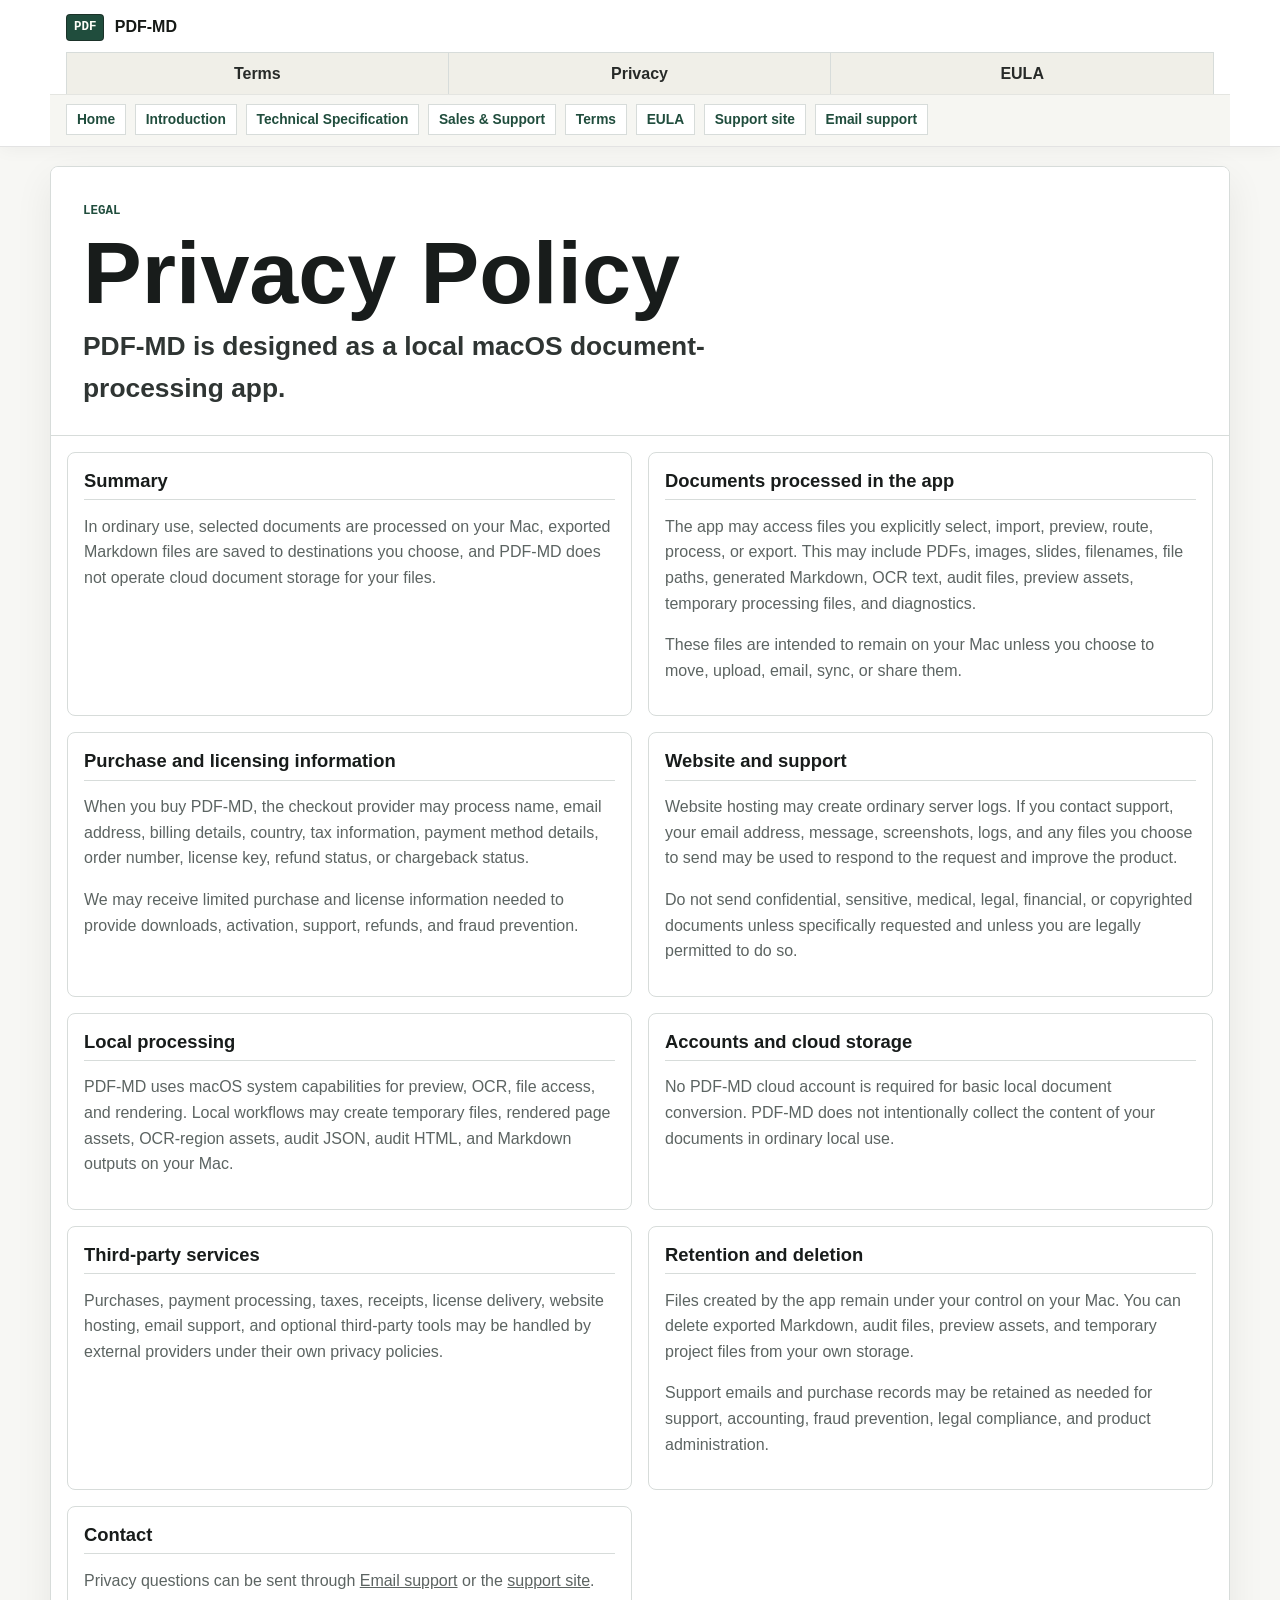
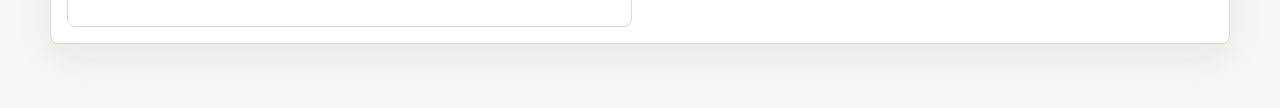
<file: privacy.html>
<!doctype html>
<html lang="en">
<head>
  <meta charset="utf-8">
  <meta name="viewport" content="width=device-width, initial-scale=1">
  <title>PDF-MD Privacy Policy</title>
  <meta name="description" content="Privacy Policy for PDF-MD, a local macOS document-to-Markdown app.">
  <link rel="icon" type="image/png" href="./favicon.png?v=20260331b">
  <link rel="stylesheet" href="./site.css?v=20260507d">
</head>
<body>
  <a class="skip-link" href="#content">Skip to content</a>
  <header class="site-header">
    <a class="brand" href="./index.html" aria-label="PDF-MD home">
      <span class="brand-mark">PDF</span>
      <span>PDF-MD</span>
    </a>
    <nav class="tabs" aria-label="Legal pages">
      <a href="./terms.html">Terms</a>
      <a href="./privacy.html">Privacy</a>
      <a href="./eula.html">EULA</a>
    </nav>
    <nav class="page-nav" aria-label="All pages">
      <a href="./index.html">Home</a>
      <a href="./index.html#introduction">Introduction</a>
      <a href="./index.html#technical-specification">Technical Specification</a>
      <a href="./index.html#sales-support">Sales &amp; Support</a>
      <a href="./terms.html">Terms</a>
      <a href="./eula.html">EULA</a>
      <a href="https://medschooloutsider-support.vercel.app" target="_blank" rel="noreferrer">Support site</a>
      <a href="mailto:worldpresident1030@gmail.com" target="_blank" rel="noreferrer">Email support</a>
    </nav>
  </header>

  <main id="content" class="catalog-shell">
    <section class="tab-panel">
      <div class="panel-header compact">
        <p class="kicker">Legal</p>
        <h1>Privacy Policy</h1>
        <p class="subtitle">PDF-MD is designed as a local macOS document-processing app.</p>
      </div>

      <div class="spec-layout legal-body">
        <article>
          <h2>Summary</h2>
          <p>In ordinary use, selected documents are processed on your Mac, exported Markdown files are saved to destinations you choose, and PDF-MD does not operate cloud document storage for your files.</p>
        </article>

        <article>
          <h2>Documents processed in the app</h2>
          <p>The app may access files you explicitly select, import, preview, route, process, or export. This may include PDFs, images, slides, filenames, file paths, generated Markdown, OCR text, audit files, preview assets, temporary processing files, and diagnostics.</p>
          <p>These files are intended to remain on your Mac unless you choose to move, upload, email, sync, or share them.</p>
        </article>

        <article>
          <h2>Purchase and licensing information</h2>
          <p>When you buy PDF-MD, the checkout provider may process name, email address, billing details, country, tax information, payment method details, order number, license key, refund status, or chargeback status.</p>
          <p>We may receive limited purchase and license information needed to provide downloads, activation, support, refunds, and fraud prevention.</p>
        </article>

        <article>
          <h2>Website and support</h2>
          <p>Website hosting may create ordinary server logs. If you contact support, your email address, message, screenshots, logs, and any files you choose to send may be used to respond to the request and improve the product.</p>
          <p>Do not send confidential, sensitive, medical, legal, financial, or copyrighted documents unless specifically requested and unless you are legally permitted to do so.</p>
        </article>

        <article>
          <h2>Local processing</h2>
          <p>PDF-MD uses macOS system capabilities for preview, OCR, file access, and rendering. Local workflows may create temporary files, rendered page assets, OCR-region assets, audit JSON, audit HTML, and Markdown outputs on your Mac.</p>
        </article>

        <article>
          <h2>Accounts and cloud storage</h2>
          <p>No PDF-MD cloud account is required for basic local document conversion. PDF-MD does not intentionally collect the content of your documents in ordinary local use.</p>
        </article>

        <article>
          <h2>Third-party services</h2>
          <p>Purchases, payment processing, taxes, receipts, license delivery, website hosting, email support, and optional third-party tools may be handled by external providers under their own privacy policies.</p>
        </article>

        <article>
          <h2>Retention and deletion</h2>
          <p>Files created by the app remain under your control on your Mac. You can delete exported Markdown, audit files, preview assets, and temporary project files from your own storage.</p>
          <p>Support emails and purchase records may be retained as needed for support, accounting, fraud prevention, legal compliance, and product administration.</p>
        </article>

        <article>
          <h2>Contact</h2>
          <p>Privacy questions can be sent through <a href="mailto:worldpresident1030@gmail.com" target="_blank" rel="noreferrer">Email support</a> or the <a href="https://medschooloutsider-support.vercel.app" target="_blank" rel="noreferrer">support site</a>.</p>
        </article>
      </div>
    </section>
  </main>
</body>
</html>
</file>
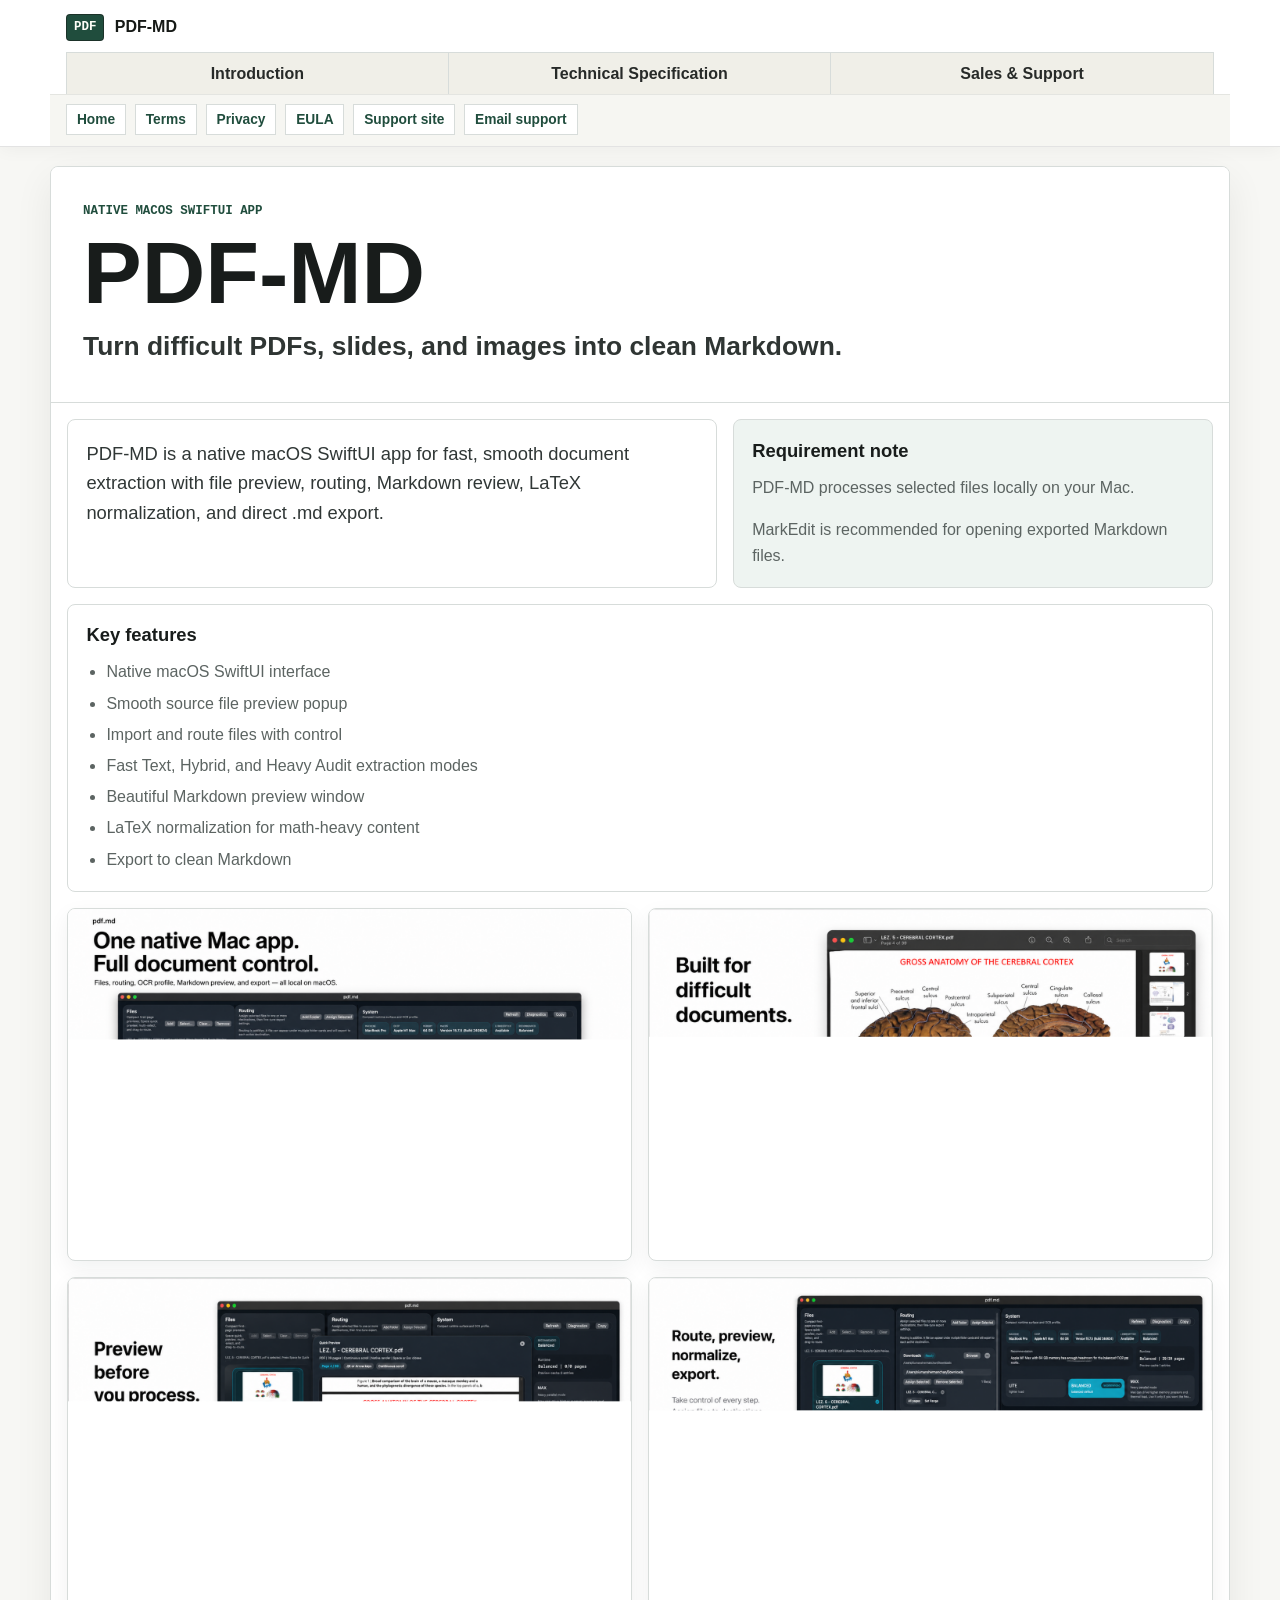
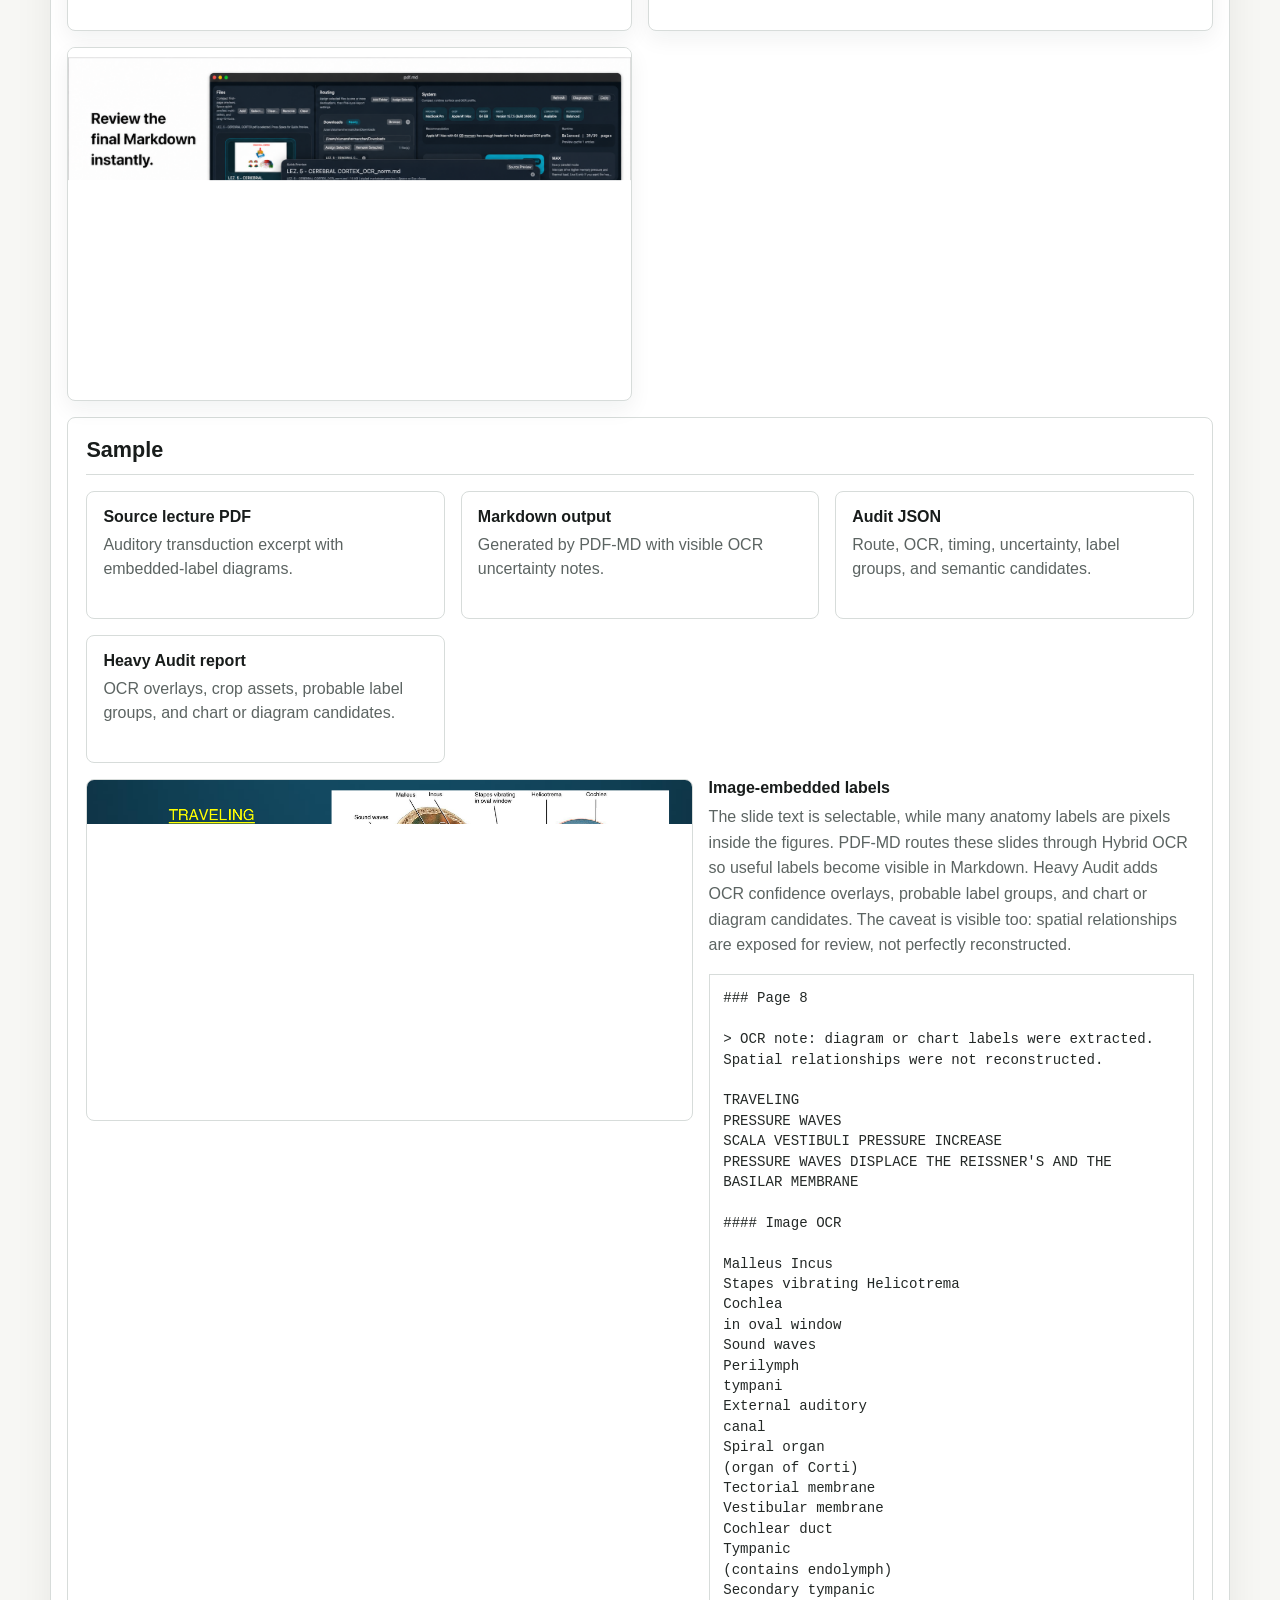
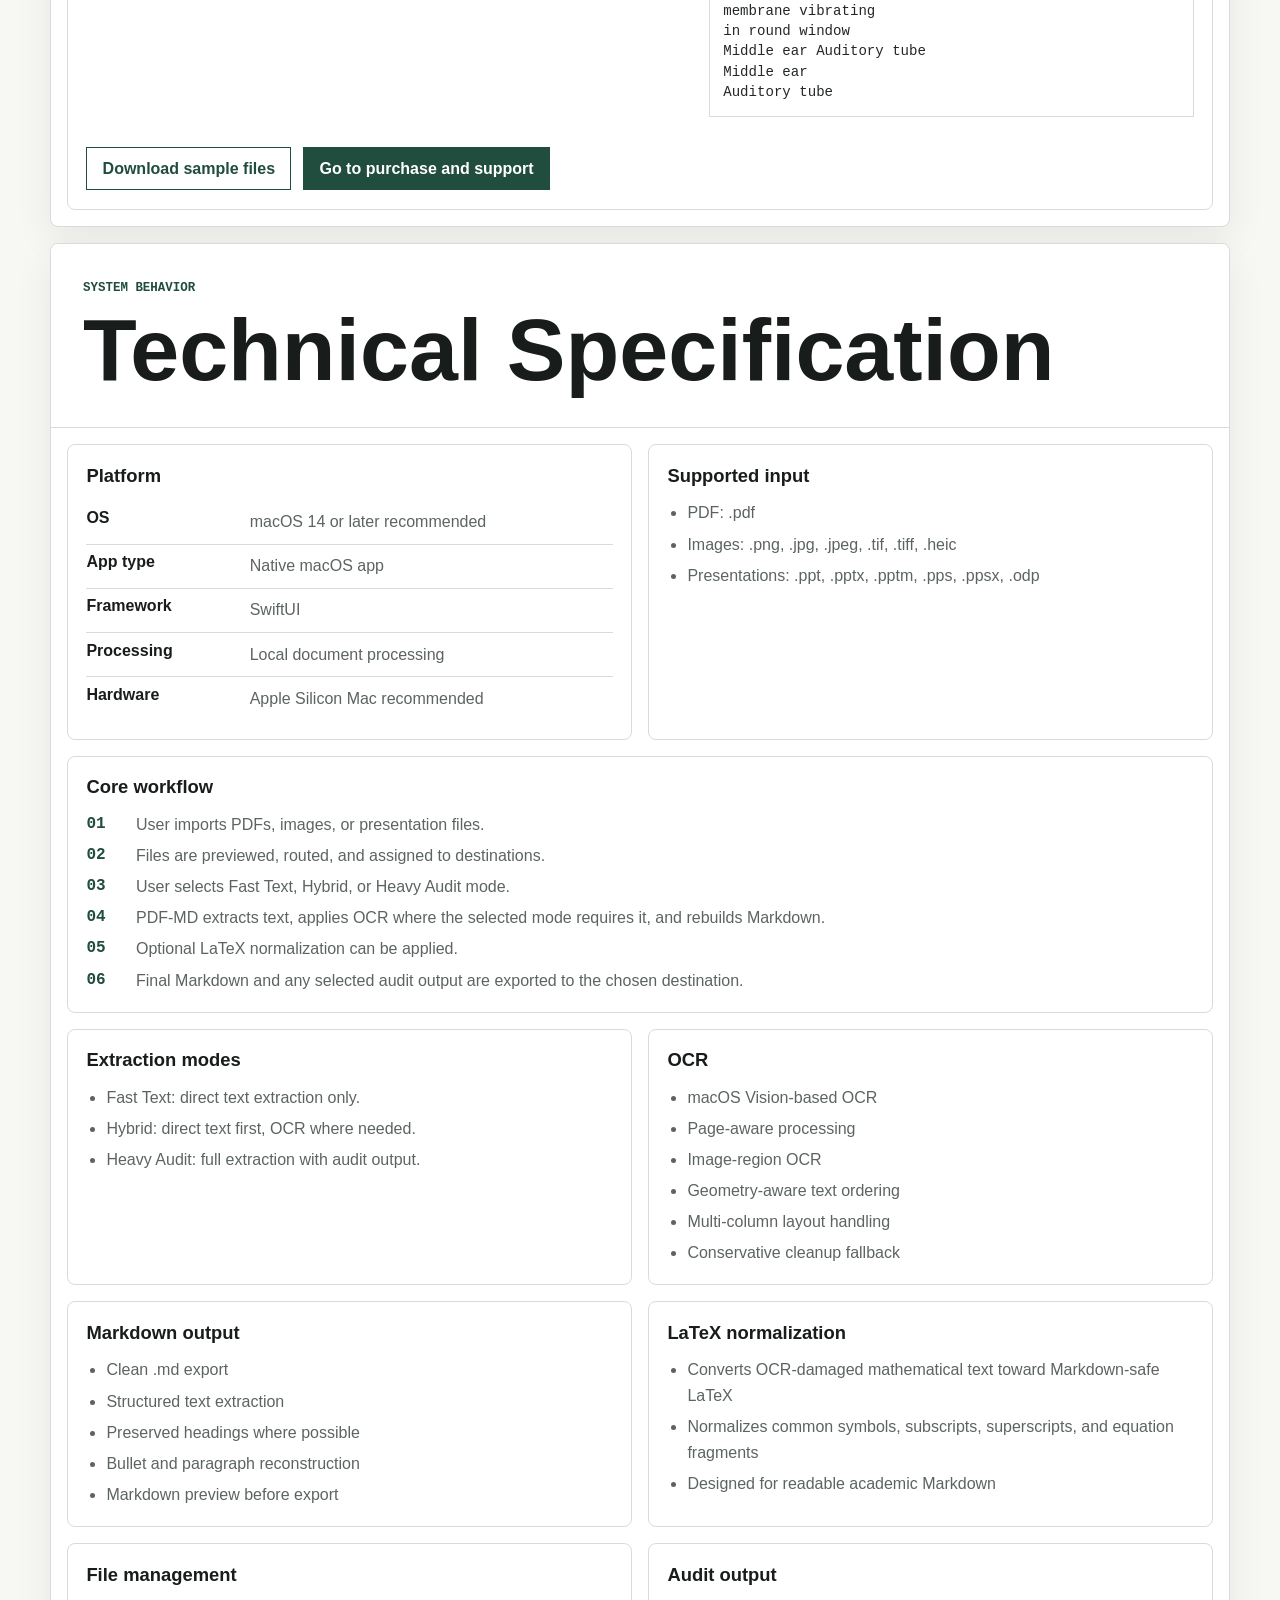
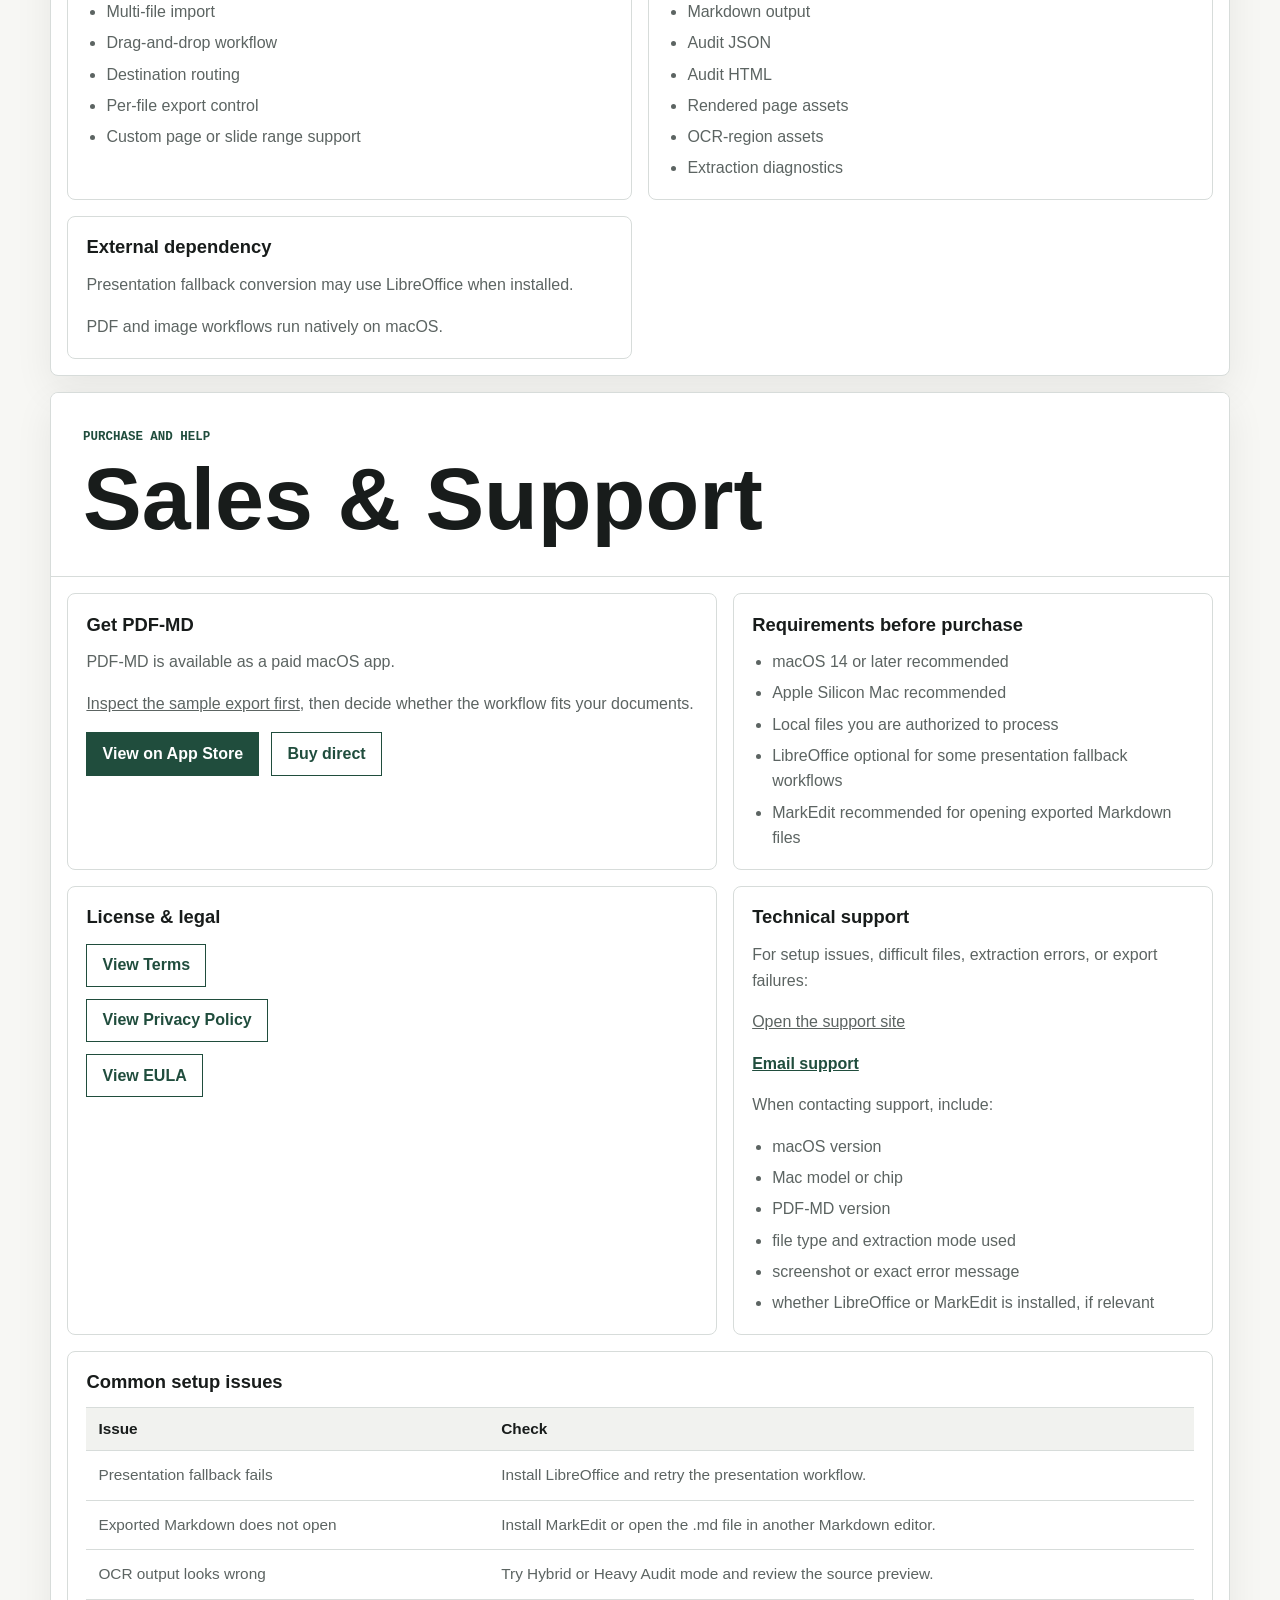
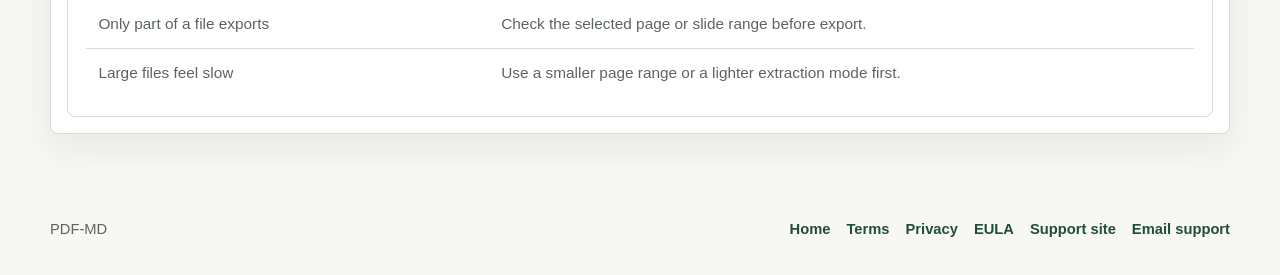
<file: reviewability-demo.html>
<!doctype html>
<html lang="en">
<head>
  <meta charset="utf-8">
  <meta name="viewport" content="width=device-width, initial-scale=1">
  <title>PDF-MD Sample Export</title>
  <meta
    name="description"
    content="The PDF-MD sample export now lives inside the product page."
  >
  <meta http-equiv="refresh" content="0; url=./index.html#reviewability-sample">
  <link rel="canonical" href="./index.html#reviewability-sample">
  <link rel="icon" type="image/png" href="./favicon.png?v=20260331b">
  <link rel="stylesheet" href="./site.css?v=20260508a">
</head>
<body class="redirect-page">
  <main class="redirect-card" id="content">
    <p class="kicker">PDF-MD sample export</p>
    <h1>Sample export moved into the product page.</h1>
    <p>
      The source PDF, generated Markdown, audit JSON, and closeable file previews now use the main
      PDF-MD product-page theme.
    </p>
    <a class="button" href="./index.html#reviewability-sample">Open the integrated sample section</a>
  </main>
</body>
</html>
</file>
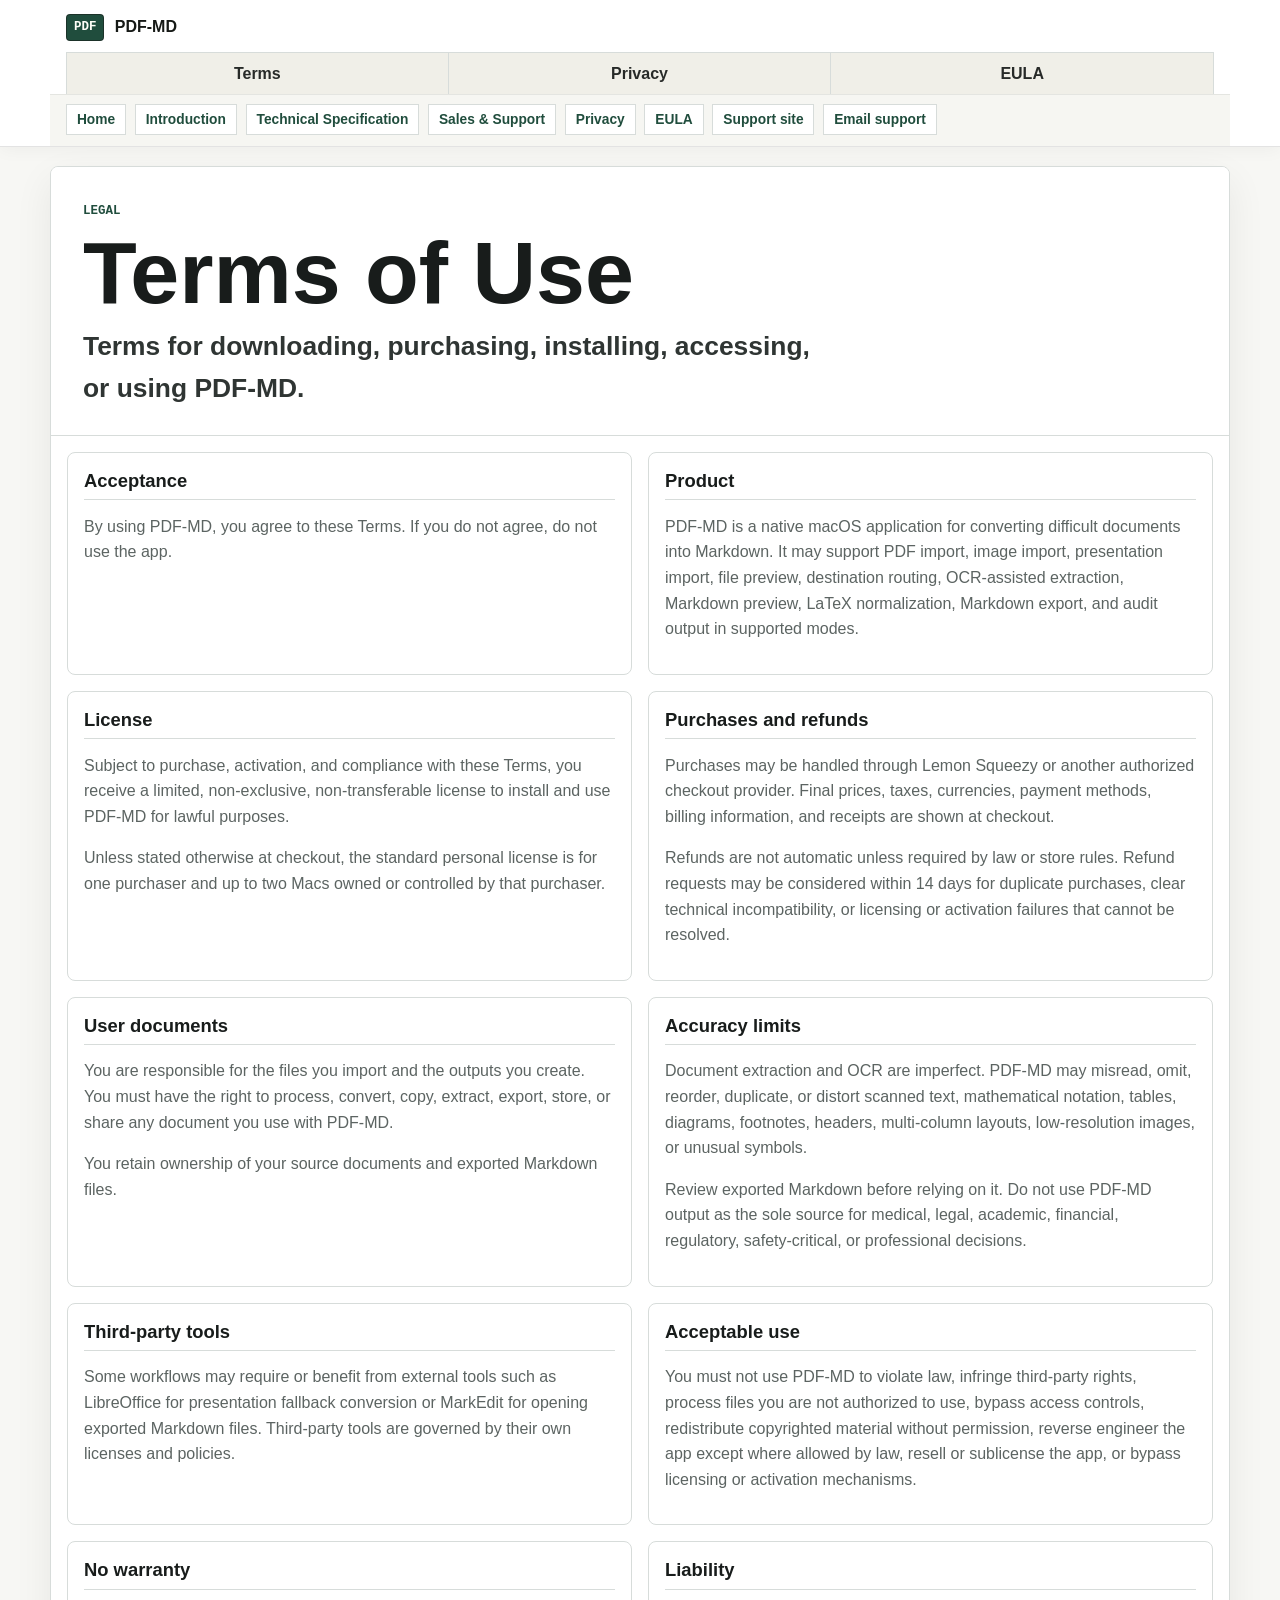
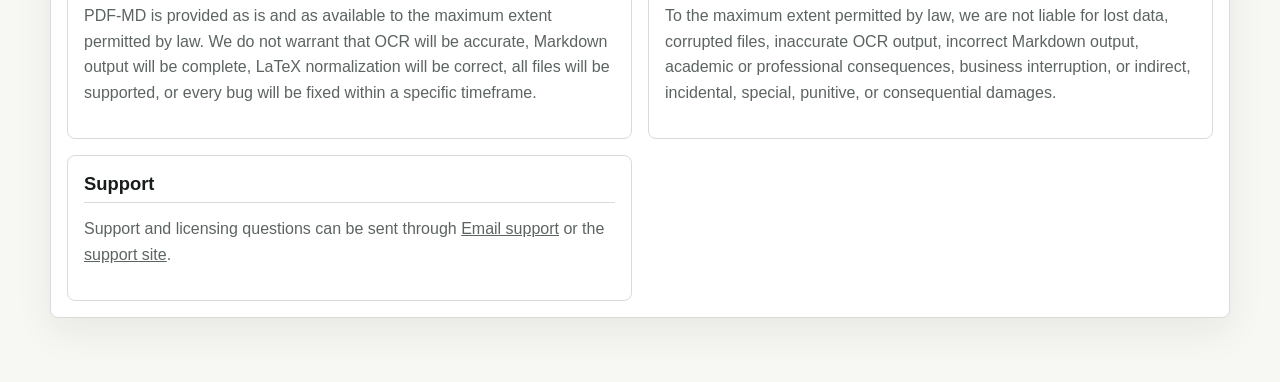
<file: terms.html>
<!doctype html>
<html lang="en">
<head>
  <meta charset="utf-8">
  <meta name="viewport" content="width=device-width, initial-scale=1">
  <title>PDF-MD Terms of Use</title>
  <meta name="description" content="Terms of Use for PDF-MD, a native macOS document-to-Markdown app.">
  <link rel="icon" type="image/png" href="./favicon.png?v=20260331b">
  <link rel="stylesheet" href="./site.css?v=20260507d">
</head>
<body>
  <a class="skip-link" href="#content">Skip to content</a>
  <header class="site-header">
    <a class="brand" href="./index.html" aria-label="PDF-MD home">
      <span class="brand-mark">PDF</span>
      <span>PDF-MD</span>
    </a>
    <nav class="tabs" aria-label="Legal pages">
      <a href="./terms.html">Terms</a>
      <a href="./privacy.html">Privacy</a>
      <a href="./eula.html">EULA</a>
    </nav>
    <nav class="page-nav" aria-label="All pages">
      <a href="./index.html">Home</a>
      <a href="./index.html#introduction">Introduction</a>
      <a href="./index.html#technical-specification">Technical Specification</a>
      <a href="./index.html#sales-support">Sales &amp; Support</a>
      <a href="./privacy.html">Privacy</a>
      <a href="./eula.html">EULA</a>
      <a href="https://medschooloutsider-support.vercel.app" target="_blank" rel="noreferrer">Support site</a>
      <a href="mailto:worldpresident1030@gmail.com" target="_blank" rel="noreferrer">Email support</a>
    </nav>
  </header>

  <main id="content" class="catalog-shell">
    <section class="tab-panel">
      <div class="panel-header compact">
        <p class="kicker">Legal</p>
        <h1>Terms of Use</h1>
        <p class="subtitle">Terms for downloading, purchasing, installing, accessing, or using PDF-MD.</p>
      </div>

      <div class="spec-layout legal-body">
        <article>
          <h2>Acceptance</h2>
          <p>By using PDF-MD, you agree to these Terms. If you do not agree, do not use the app.</p>
        </article>

        <article>
          <h2>Product</h2>
          <p>PDF-MD is a native macOS application for converting difficult documents into Markdown. It may support PDF import, image import, presentation import, file preview, destination routing, OCR-assisted extraction, Markdown preview, LaTeX normalization, Markdown export, and audit output in supported modes.</p>
        </article>

        <article>
          <h2>License</h2>
          <p>Subject to purchase, activation, and compliance with these Terms, you receive a limited, non-exclusive, non-transferable license to install and use PDF-MD for lawful purposes.</p>
          <p>Unless stated otherwise at checkout, the standard personal license is for one purchaser and up to two Macs owned or controlled by that purchaser.</p>
        </article>

        <article>
          <h2>Purchases and refunds</h2>
          <p>Purchases may be handled through Lemon Squeezy or another authorized checkout provider. Final prices, taxes, currencies, payment methods, billing information, and receipts are shown at checkout.</p>
          <p>Refunds are not automatic unless required by law or store rules. Refund requests may be considered within 14 days for duplicate purchases, clear technical incompatibility, or licensing or activation failures that cannot be resolved.</p>
        </article>

        <article>
          <h2>User documents</h2>
          <p>You are responsible for the files you import and the outputs you create. You must have the right to process, convert, copy, extract, export, store, or share any document you use with PDF-MD.</p>
          <p>You retain ownership of your source documents and exported Markdown files.</p>
        </article>

        <article>
          <h2>Accuracy limits</h2>
          <p>Document extraction and OCR are imperfect. PDF-MD may misread, omit, reorder, duplicate, or distort scanned text, mathematical notation, tables, diagrams, footnotes, headers, multi-column layouts, low-resolution images, or unusual symbols.</p>
          <p>Review exported Markdown before relying on it. Do not use PDF-MD output as the sole source for medical, legal, academic, financial, regulatory, safety-critical, or professional decisions.</p>
        </article>

        <article>
          <h2>Third-party tools</h2>
          <p>Some workflows may require or benefit from external tools such as LibreOffice for presentation fallback conversion or MarkEdit for opening exported Markdown files. Third-party tools are governed by their own licenses and policies.</p>
        </article>

        <article>
          <h2>Acceptable use</h2>
          <p>You must not use PDF-MD to violate law, infringe third-party rights, process files you are not authorized to use, bypass access controls, redistribute copyrighted material without permission, reverse engineer the app except where allowed by law, resell or sublicense the app, or bypass licensing or activation mechanisms.</p>
        </article>

        <article>
          <h2>No warranty</h2>
          <p>PDF-MD is provided as is and as available to the maximum extent permitted by law. We do not warrant that OCR will be accurate, Markdown output will be complete, LaTeX normalization will be correct, all files will be supported, or every bug will be fixed within a specific timeframe.</p>
        </article>

        <article>
          <h2>Liability</h2>
          <p>To the maximum extent permitted by law, we are not liable for lost data, corrupted files, inaccurate OCR output, incorrect Markdown output, academic or professional consequences, business interruption, or indirect, incidental, special, punitive, or consequential damages.</p>
        </article>

        <article>
          <h2>Support</h2>
          <p>Support and licensing questions can be sent through <a href="mailto:worldpresident1030@gmail.com" target="_blank" rel="noreferrer">Email support</a> or the <a href="https://medschooloutsider-support.vercel.app" target="_blank" rel="noreferrer">support site</a>.</p>
        </article>
      </div>
    </section>
  </main>
</body>
</html>
</file>
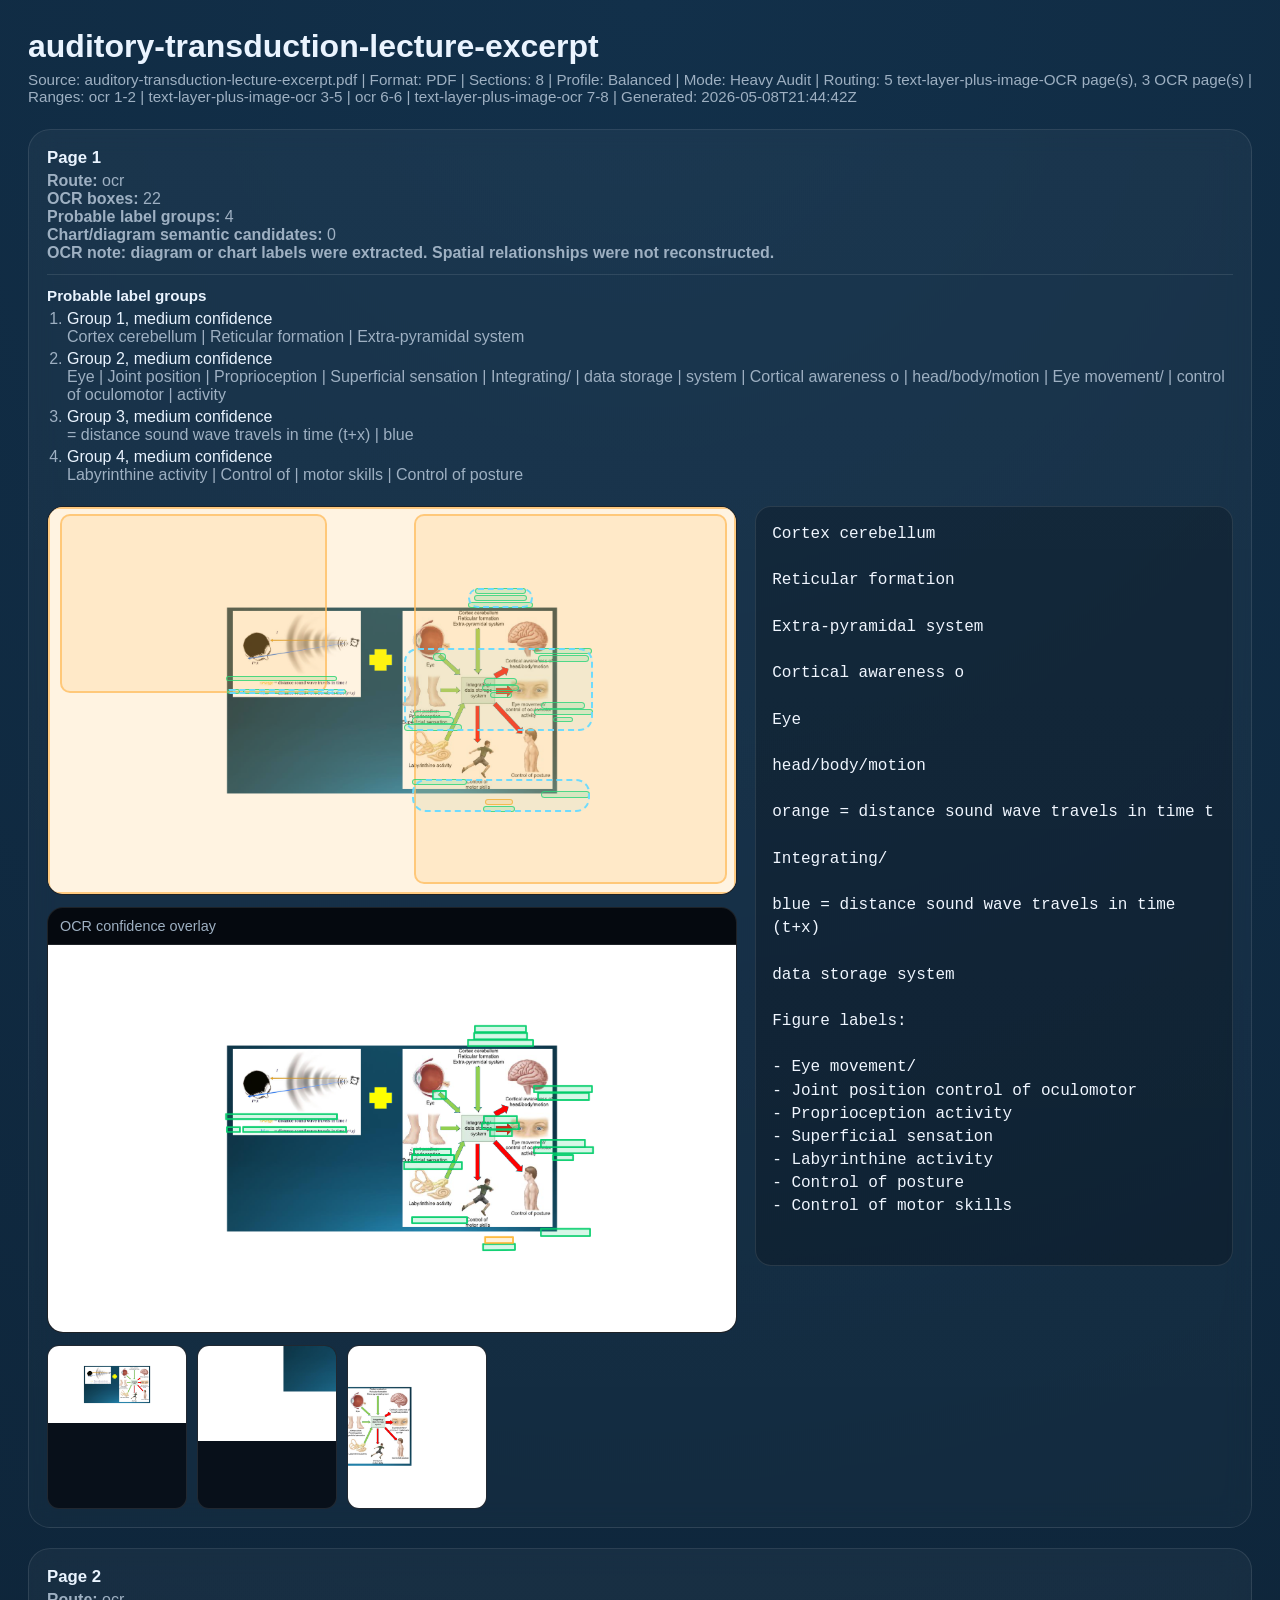
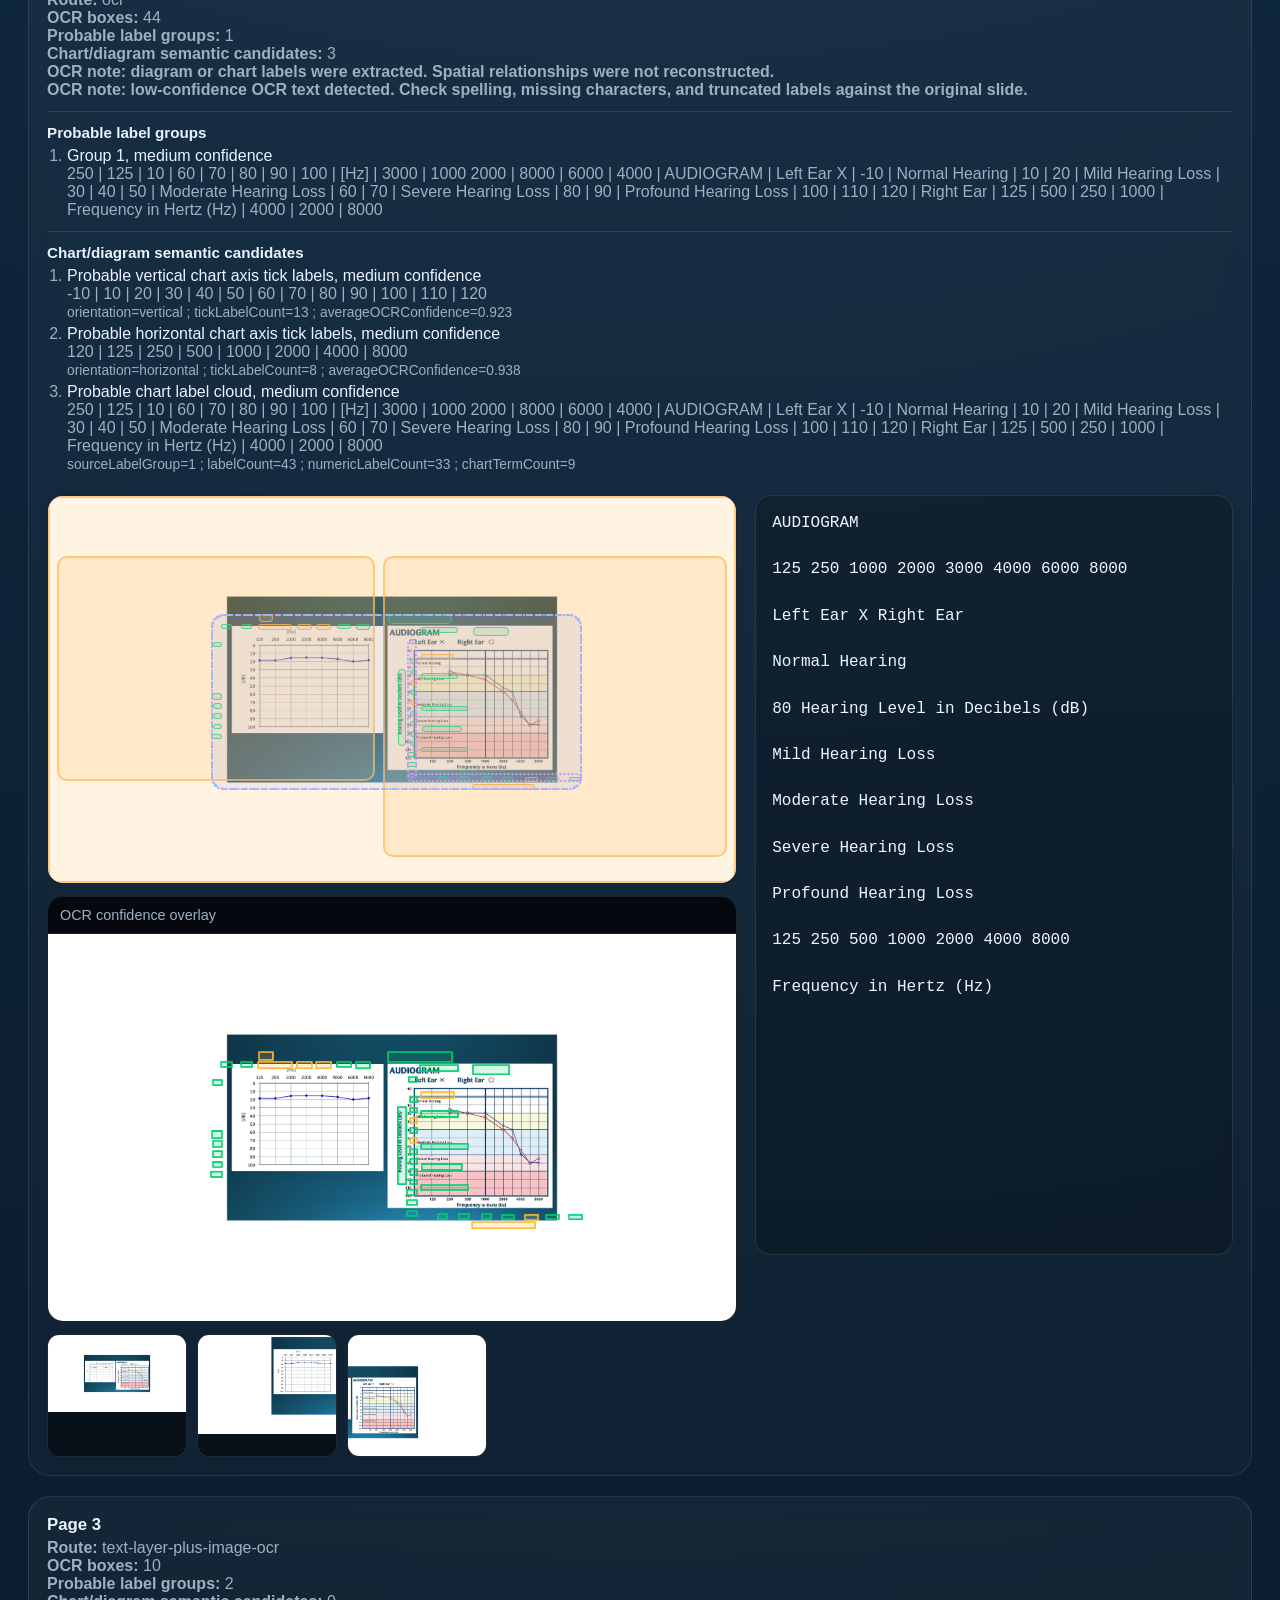
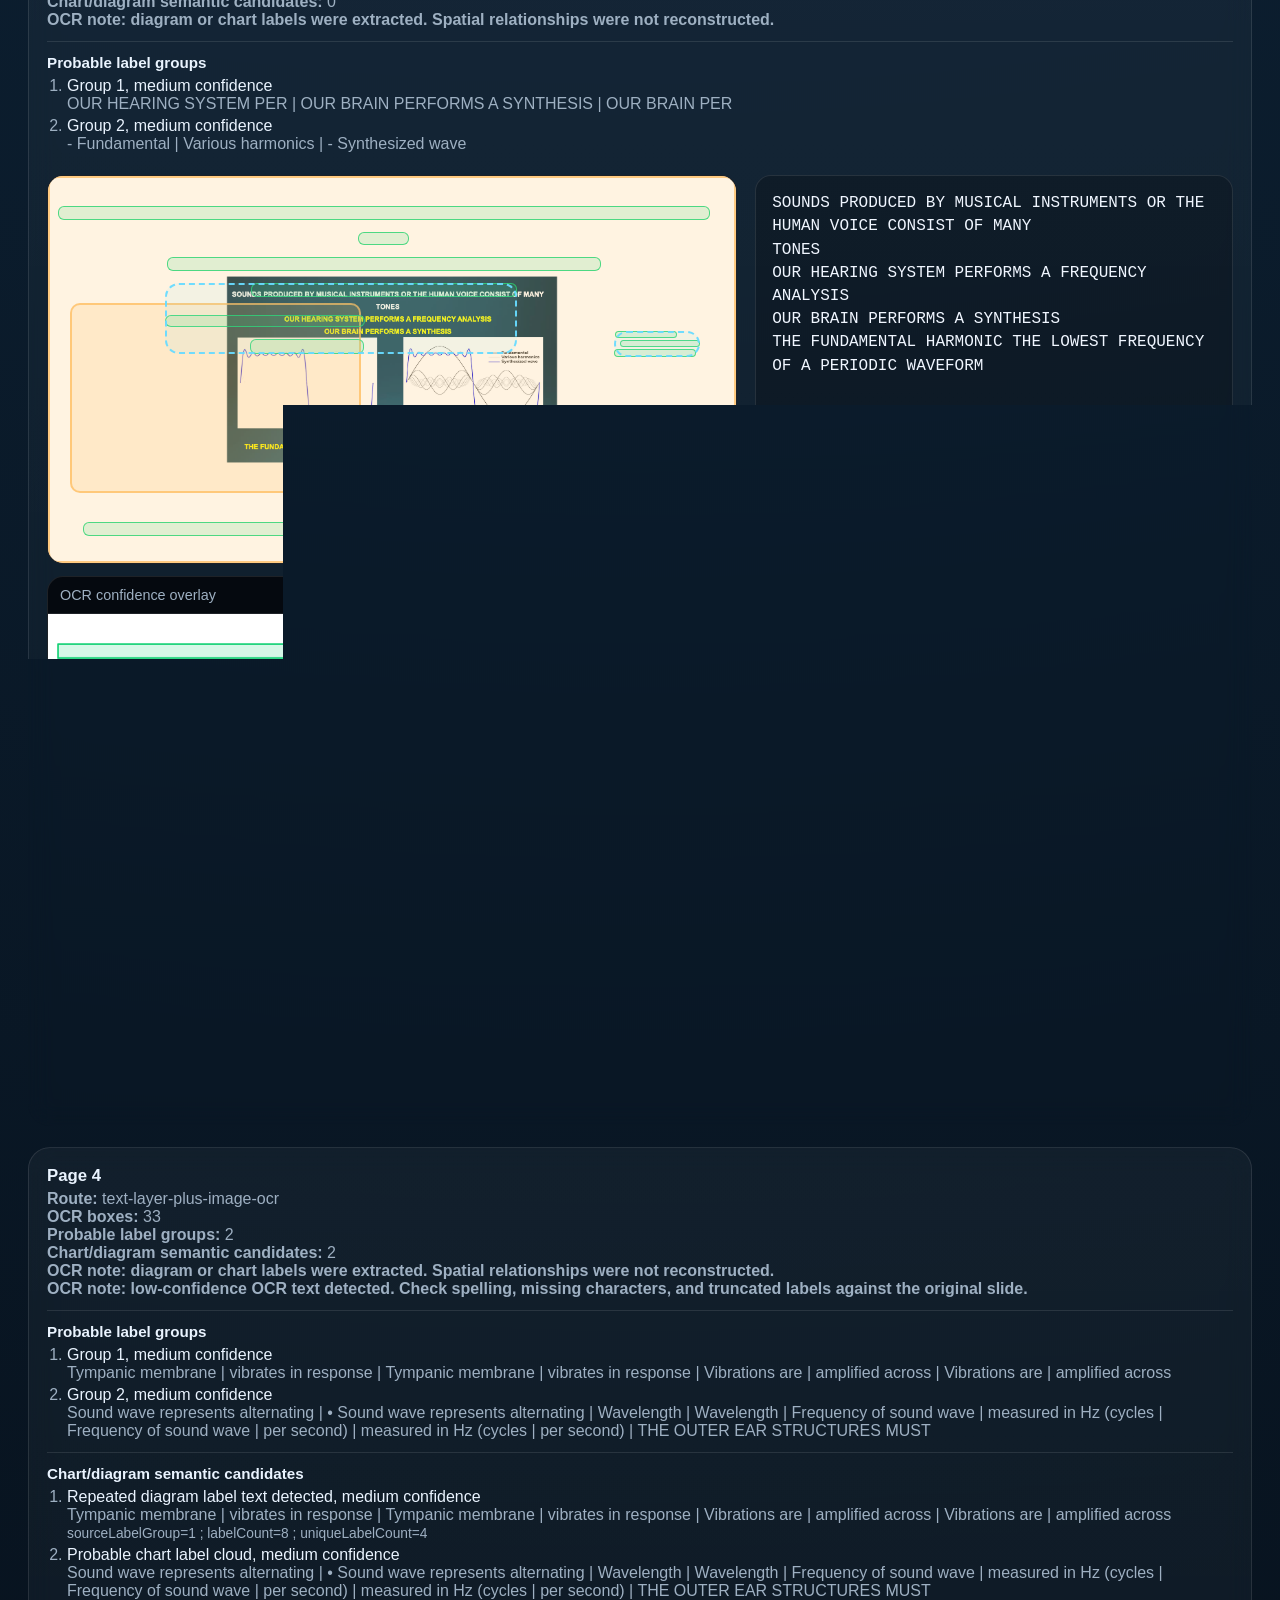
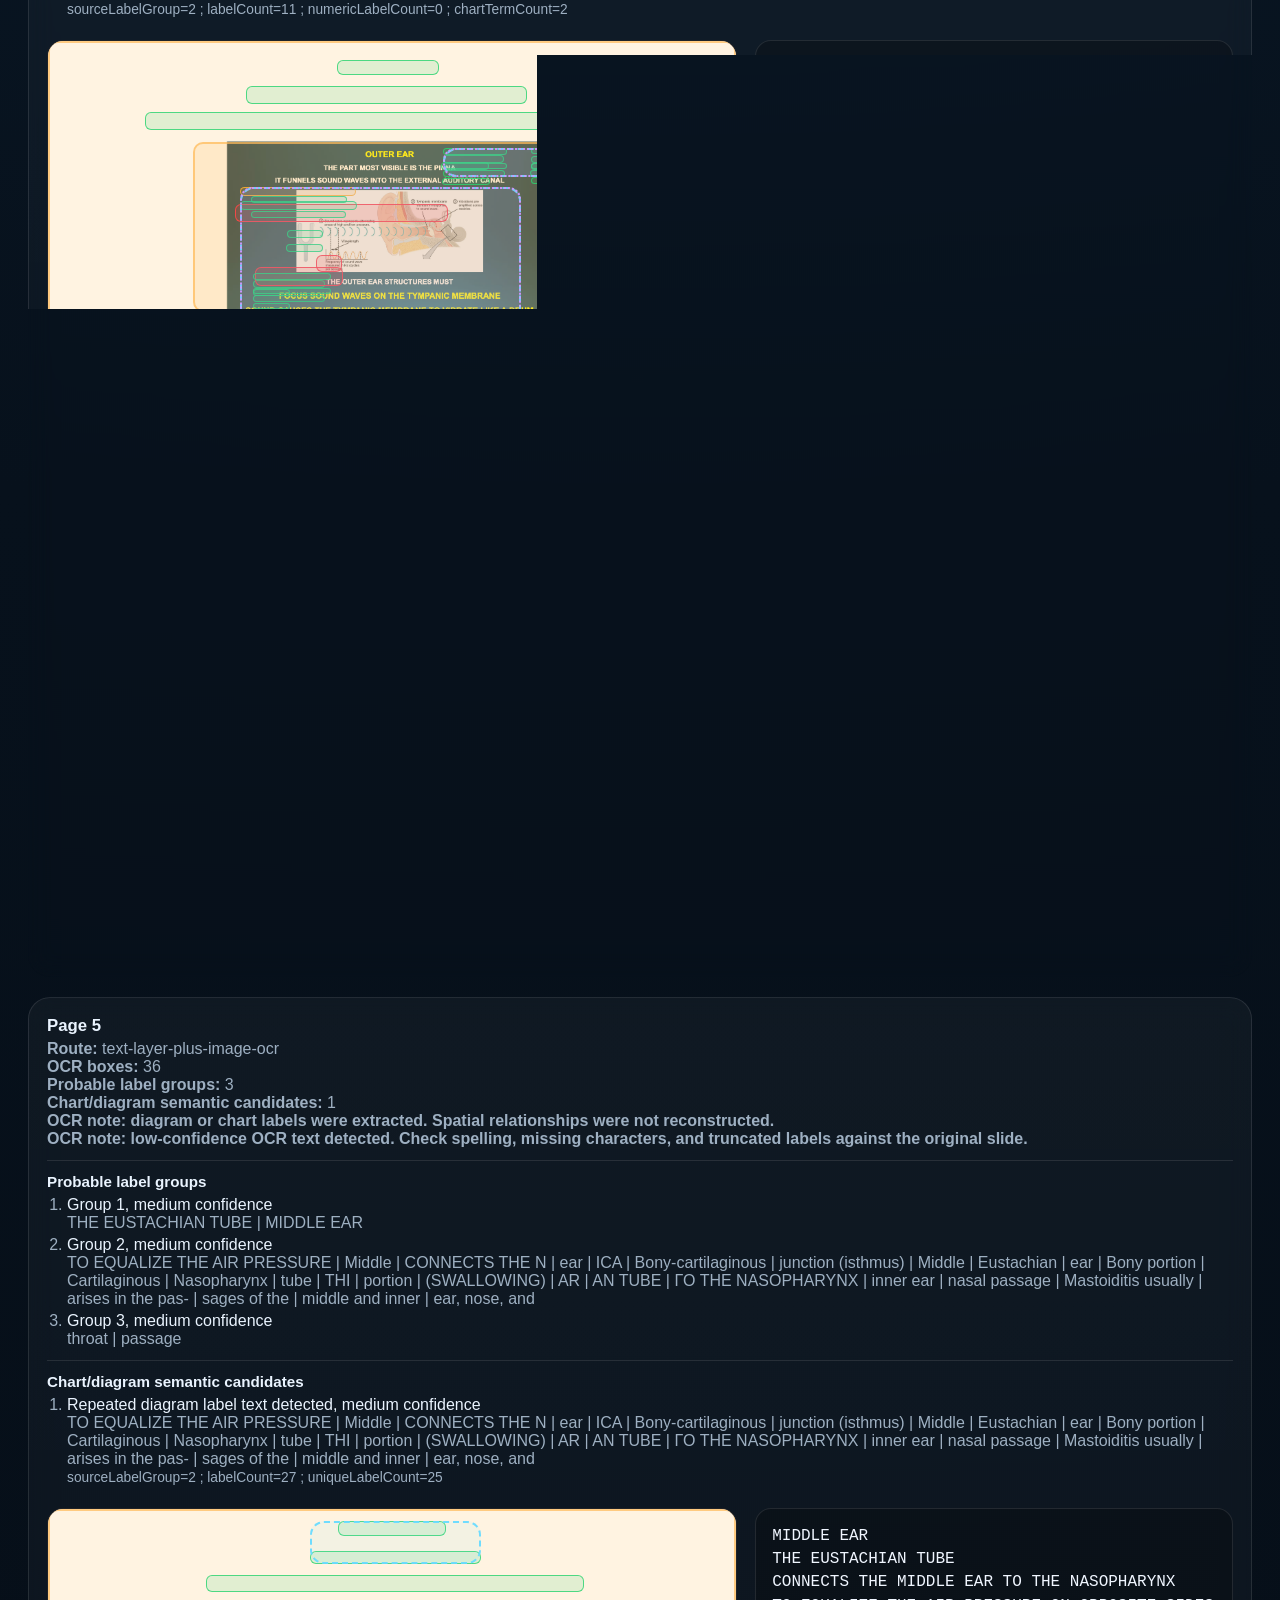
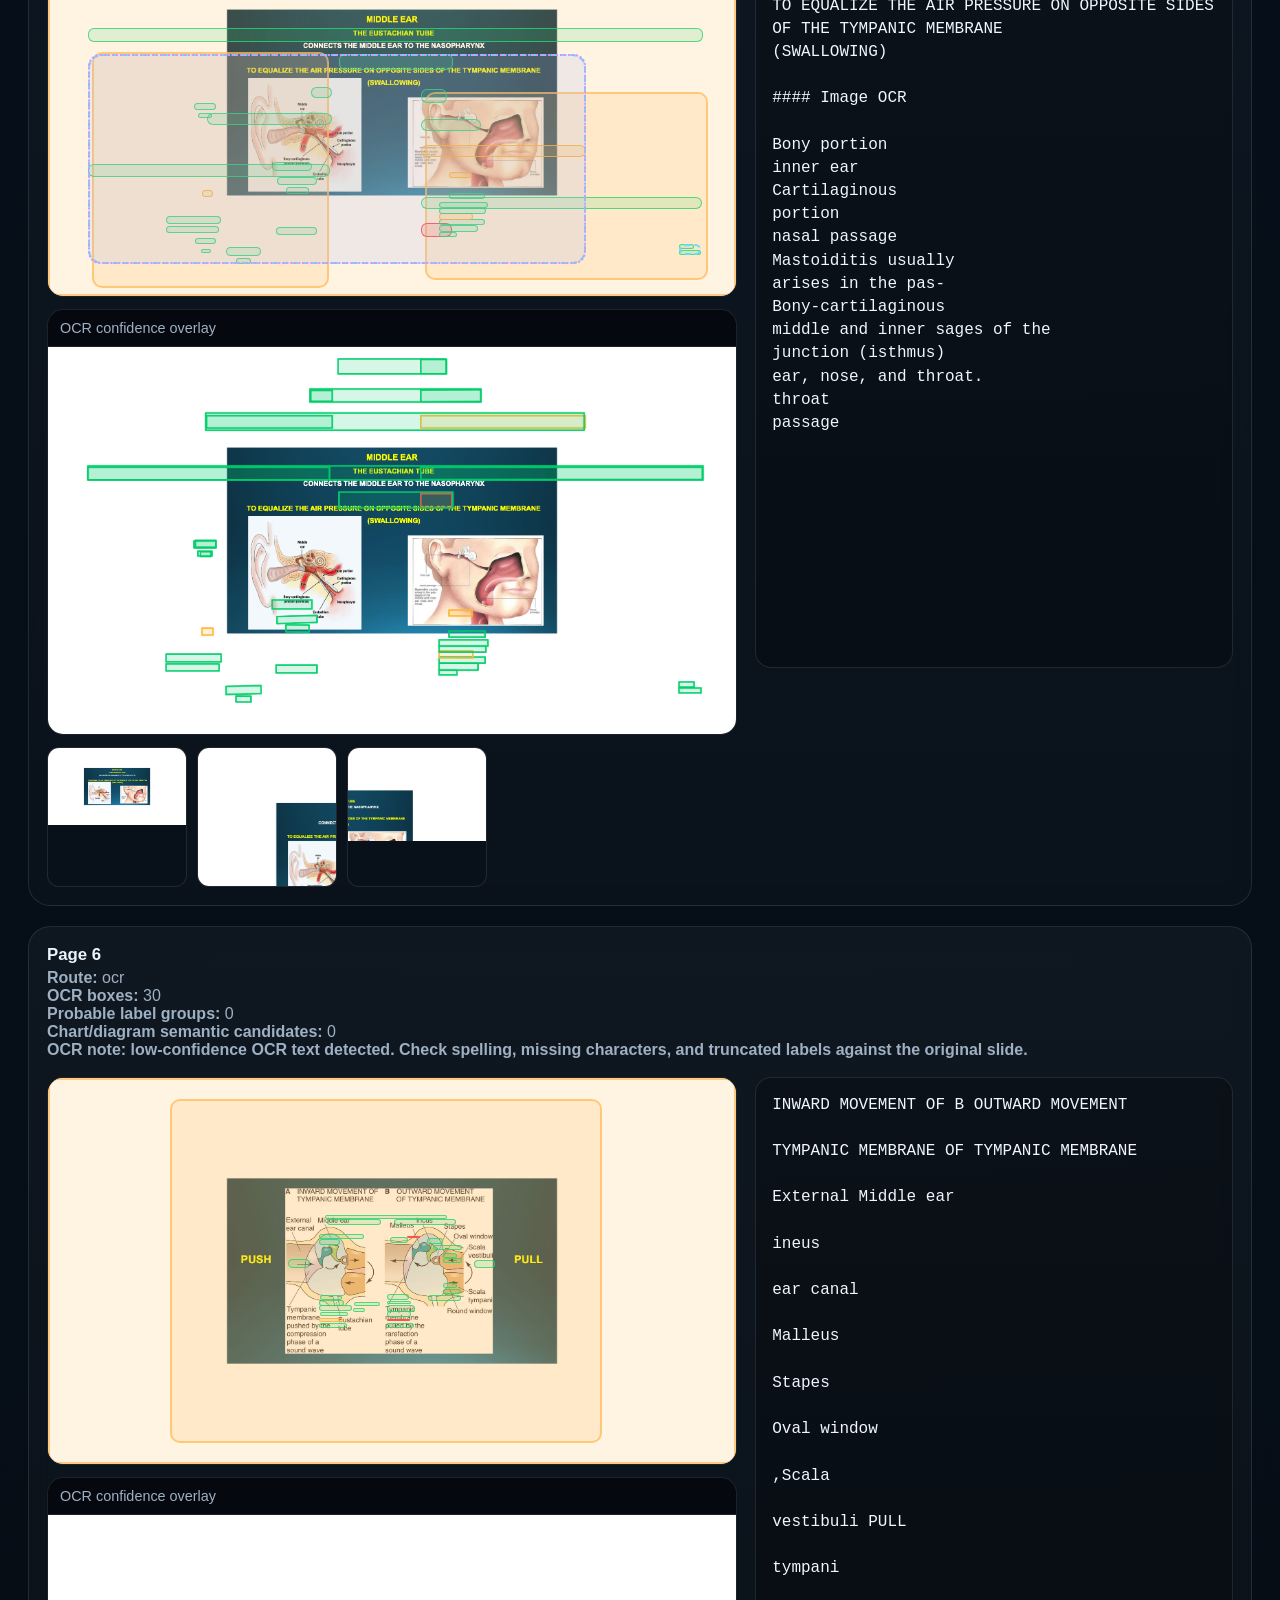
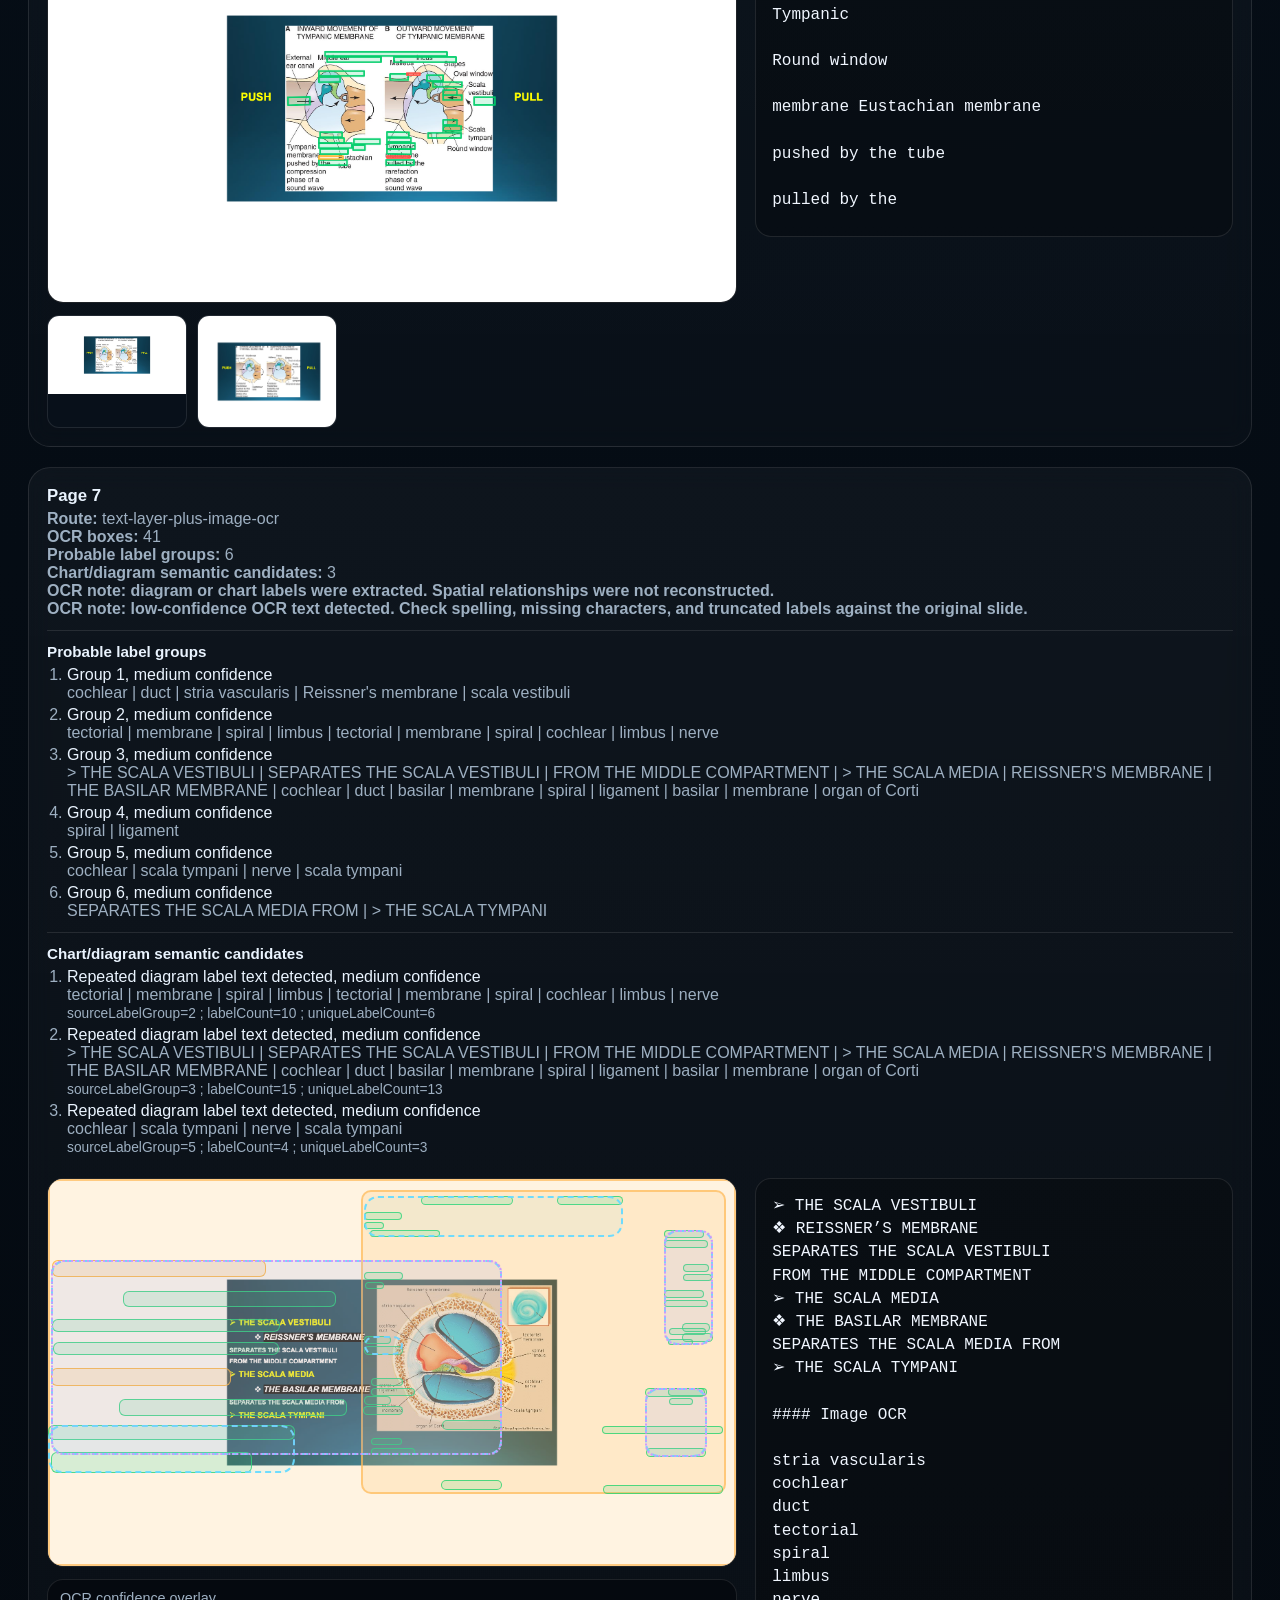
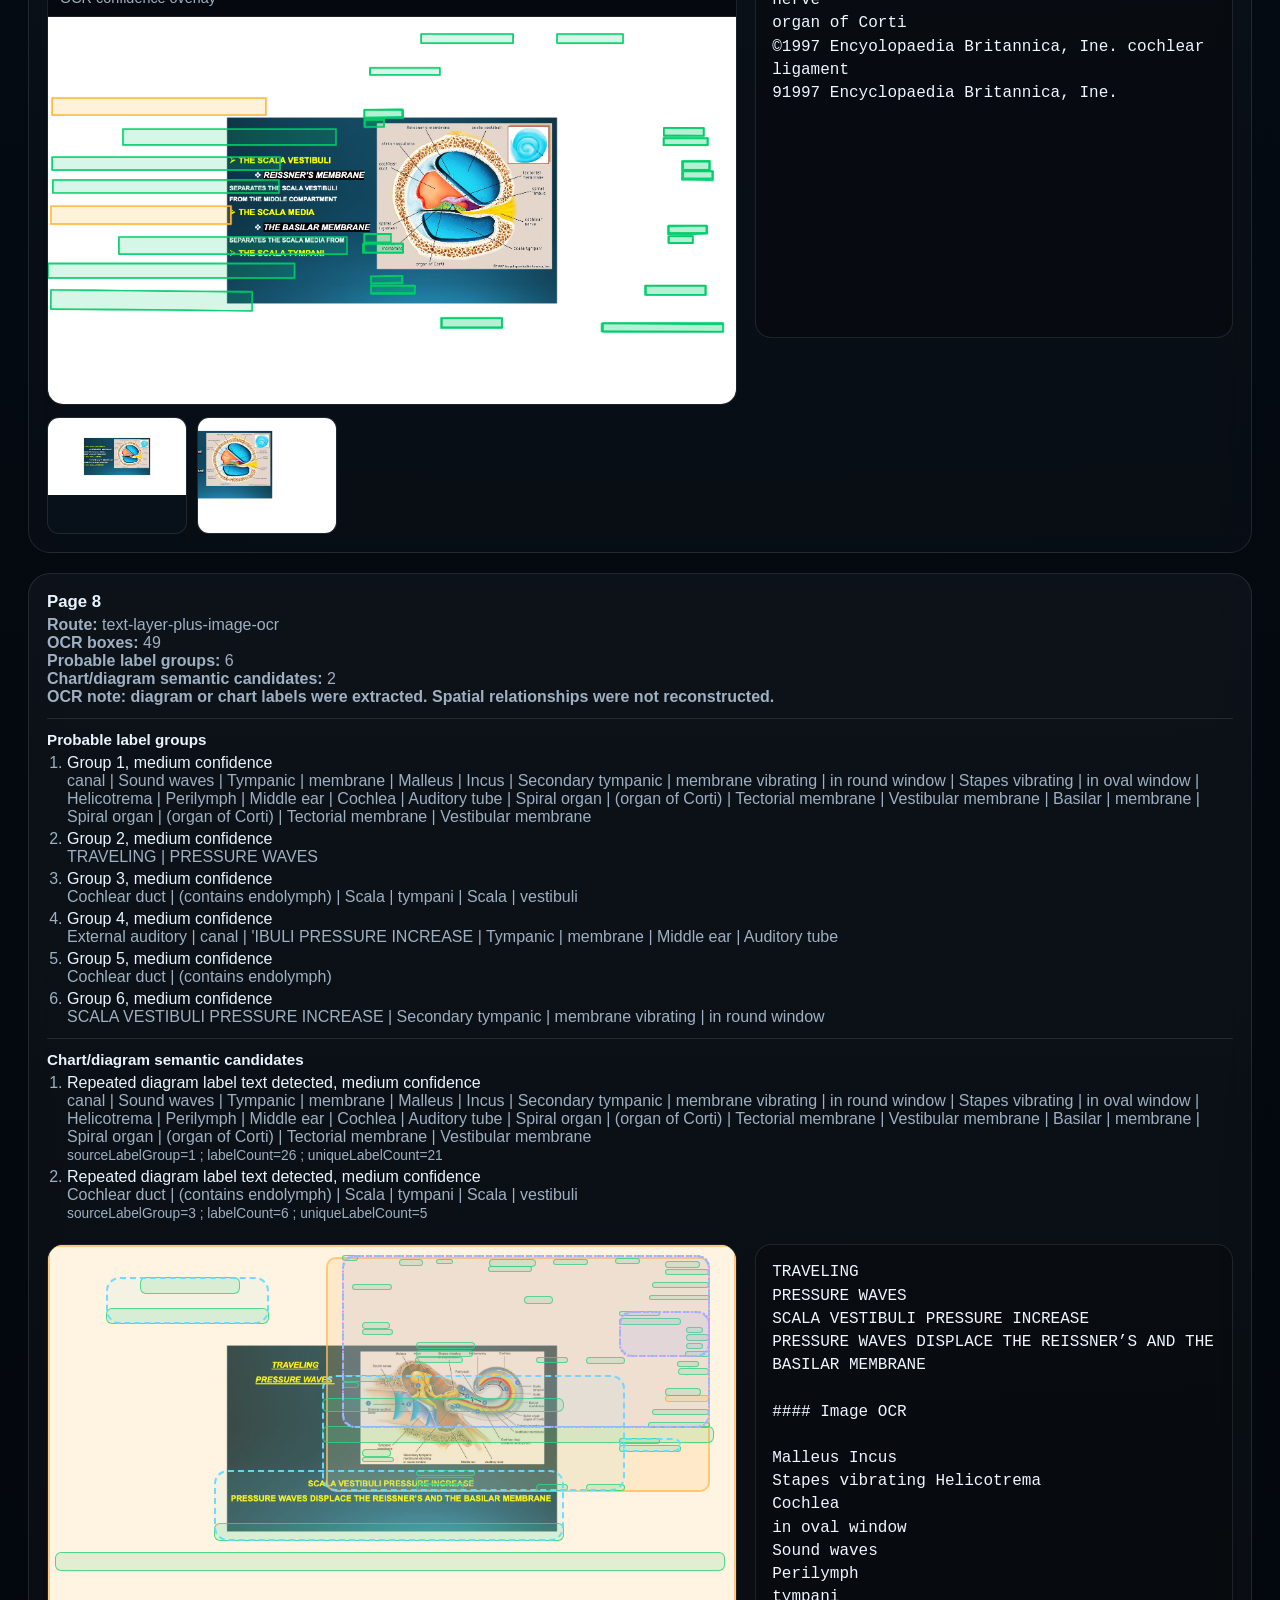
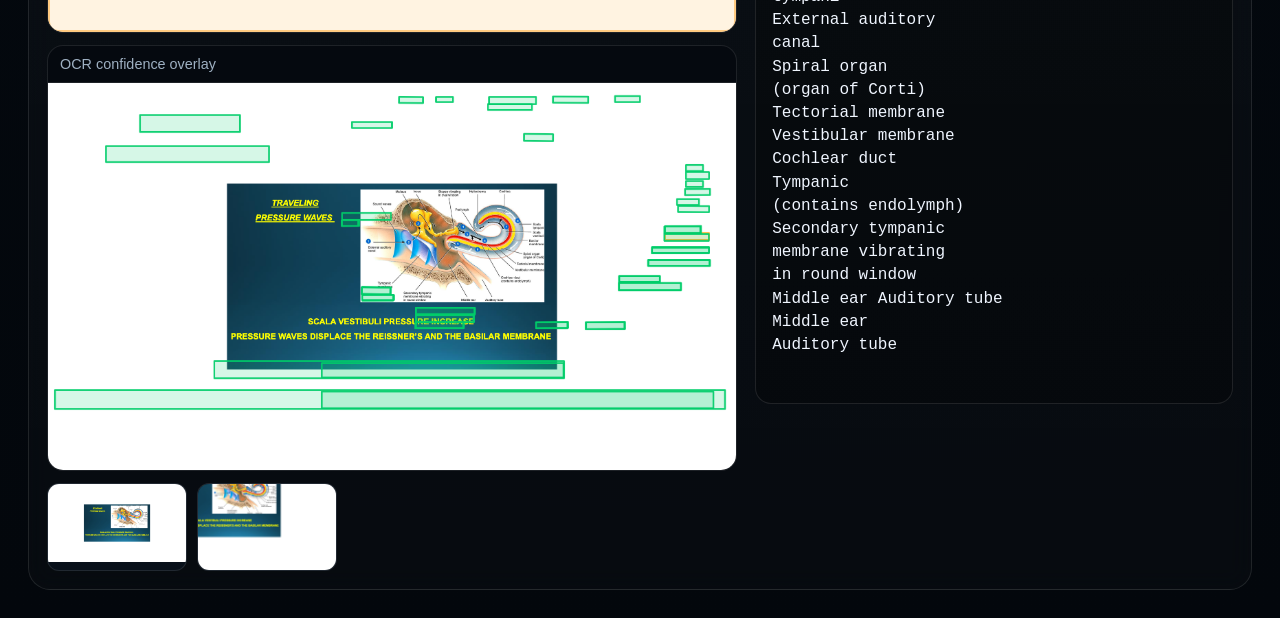
<file: site-assets/sample-pack/pdf-md-reviewability-demo/audit/heavy-audit/auditory-transduction-lecture-excerpt_Heavy_Audit_norm.audit.html>
<!doctype html>
<html lang="en">
<head>
  <meta charset="utf-8">
  <meta name="viewport" content="width=device-width, initial-scale=1">
  <title>auditory-transduction-lecture-excerpt</title>
  <style>
    :root { color-scheme: dark; --bg:#07111c; --card:#0f1c2a; --ink:#eaf4ff; --muted:#9eb0c2; --line:rgba(255,255,255,0.10); --accent:#2ba8c6; --region:rgba(255,187,92,0.18); --region-line:rgba(255,187,92,0.72); --ocr-high:rgba(45,211,111,0.82); --ocr-medium:rgba(255,176,50,0.86); --ocr-low:rgba(255,72,72,0.90); }
    * { box-sizing:border-box; }
    body { margin:0; font-family: ui-rounded, -apple-system, BlinkMacSystemFont, sans-serif; background: radial-gradient(circle at top, #12304a 0%, var(--bg) 45%, #03070c 100%); color:var(--ink); }
    main { max-width: 1600px; margin: 0 auto; padding: 28px; }
    header { margin-bottom: 24px; }
    h1 { margin: 0 0 6px; font-size: 2rem; }
    .meta { color: var(--muted); font-size: 0.95rem; }
    .slides { display: grid; gap: 20px; }
    .slide-card { display:grid; grid-template-columns: minmax(420px, 1.3fr) minmax(320px, 0.9fr); gap: 18px; padding: 18px; background: linear-gradient(180deg, rgba(255,255,255,0.04), rgba(255,255,255,0.02)); border: 1px solid var(--line); border-radius: 22px; backdrop-filter: blur(12px); }
    .slide-meta { grid-column: 1 / -1; }
    .slide-meta h2 { margin:0 0 4px; font-size: 1.05rem; }
    .slide-meta p { margin:0; color:var(--muted); }
    .slide-frame { position:relative; overflow:hidden; border-radius: 16px; border:1px solid var(--line); background:#05090f; }
    .slide-frame img { display:block; width:100%; height:auto; }
    .slide-frame-empty { min-height: 220px; display:grid; place-items:center; }
    .slide-frame-placeholder { color:var(--muted); font-size:0.95rem; }
    .region { position:absolute; border: 2px solid var(--region-line); background: var(--region); border-radius: 10px; }
    .ocr-line { position:absolute; border:1px solid var(--ocr-high); background:rgba(45,211,111,0.14); border-radius: 6px; }
    .ocr-line.ocr-medium { border-color:var(--ocr-medium); background:rgba(255,176,50,0.16); }
    .ocr-line.ocr-low { border-color:var(--ocr-low); background:rgba(255,72,72,0.18); }
    .label-group { position:absolute; border:2px dashed rgba(105,220,255,0.95); background:rgba(105,220,255,0.08); border-radius:14px; pointer-events:none; }
    .label-groups { margin-top:12px; padding-top:12px; border-top:1px solid var(--line); }
    .label-groups h3 { margin:0 0 6px; font-size:0.95rem; }
    .label-groups ol { margin:0; padding-left:20px; color:var(--muted); }
    .label-groups li { margin:4px 0; }
    .label-groups span { color:var(--ink); }
    .semantic-candidate { position:absolute; border:2px dotted rgba(206,151,255,0.95); background:rgba(206,151,255,0.10); border-radius:12px; pointer-events:none; }
    .semantic-candidates { margin-top:12px; padding-top:12px; border-top:1px solid var(--line); }
    .semantic-candidates h3 { margin:0 0 6px; font-size:0.95rem; }
    .semantic-candidates ol { margin:0; padding-left:20px; color:var(--muted); }
    .semantic-candidates li { margin:4px 0; }
    .semantic-candidates span { color:var(--ink); }
    .semantic-candidates em { color:var(--muted); font-style:normal; font-size:0.86rem; }
    .ocr-overlay-preview { display:block; margin-top:12px; border:1px solid var(--line); border-radius:16px; overflow:hidden; color:var(--ink); text-decoration:none; background:#05090f; }
    .ocr-overlay-preview span { display:block; padding:10px 12px; color:var(--muted); font-size:0.9rem; border-bottom:1px solid var(--line); }
    .ocr-overlay-preview img { display:block; width:100%; height:auto; }
    .slide-text { margin:0; padding: 16px; border-radius:16px; border:1px solid var(--line); background: rgba(0,0,0,0.22); white-space: pre-wrap; line-height:1.45; color:#f0f6ff; font-family: ui-monospace, SFMono-Regular, Menlo, monospace; overflow:auto; max-height: 760px; }
    .crop-strip { margin-top: 12px; display:flex; gap:10px; flex-wrap:wrap; }
    .crop { display:block; width: 140px; border:1px solid var(--line); border-radius: 12px; overflow:hidden; background:#08101a; }
    .crop img { display:block; width:100%; height:auto; }
    @media (max-width: 1180px) { .slide-card { grid-template-columns: 1fr; } .slide-text { max-height:none; } }
  </style>
</head>
<body>
  <main>
    <header>
      <h1>auditory-transduction-lecture-excerpt</h1>
      <div class="meta">Source: auditory-transduction-lecture-excerpt.pdf | Format: PDF | Sections: 8 | Profile: Balanced | Mode: Heavy Audit | Routing: 5 text-layer-plus-image-OCR page(s), 3 OCR page(s) | Ranges: ocr 1-2 | text-layer-plus-image-ocr 3-5 | ocr 6-6 | text-layer-plus-image-ocr 7-8 | Generated: 2026-05-08T21:44:42Z</div>
    </header>
    <div class="slides">
      <section class="slide-card" id="section-1">
  <div class="slide-meta">
    <h2>Page 1</h2>
    <p><strong>Route:</strong> ocr</p>
    <p><strong>OCR boxes:</strong> 22</p>
    <p><strong>Probable label groups:</strong> 4</p>
    <p><strong>Chart/diagram semantic candidates:</strong> 0</p>
    <p><strong>OCR note: diagram or chart labels were extracted. Spatial relationships were not reconstructed.</strong></p>
    <div class="label-groups">
  <h3>Probable label groups</h3>
  <ol>
    <li><span>Group 1, medium confidence</span><br>Cortex cerebellum | Reticular formation | Extra-pyramidal system</li><li><span>Group 2, medium confidence</span><br>Eye | Joint position | Proprioception | Superficial sensation | Integrating/ | data storage | system | Cortical awareness o | head/body/motion | Eye movement/ | control of oculomotor | activity</li><li><span>Group 3, medium confidence</span><br>= distance sound wave travels in time (t+x) | blue</li><li><span>Group 4, medium confidence</span><br>Labyrinthine activity | Control of | motor skills | Control of posture</li>
  </ol>
</div>
    
  </div>
  <div class="slide-visual">
    <div class="slide-frame">
  <img src="auditory-transduction-lecture-excerpt_Heavy_Audit_norm.assets/page-001.png" alt="Page 1">
  <div class="region" style="left:0.0000%;top:0.0000%;width:100.0000%;height:100.0000%;"></div><div class="region" style="left:1.7500%;top:1.7333%;width:38.8000%;height:46.4000%;"></div><div class="region" style="left:53.1500%;top:1.7333%;width:45.4875%;height:95.7556%;"></div>
  <div class="ocr-line ocr-high" title="motor skills" style="left:63.2235%;top:77.2296%;width:4.6577%;height:1.6132%;"></div><div class="ocr-line ocr-medium" title="Control of" style="left:63.5174%;top:75.4444%;width:4.0698%;height:1.5581%;"></div><div class="ocr-line ocr-high" title="Control of posture" style="left:71.6570%;top:73.3333%;width:7.1221%;height:1.8889%;"></div><div class="ocr-line ocr-high" title="Labyrinthine activity" style="left:52.9070%;top:70.2842%;width:7.9942%;height:1.6047%;"></div><div class="ocr-line ocr-high" title="Superficial sensation" style="left:51.7442%;top:56.0724%;width:8.4302%;height:1.8165%;"></div><div class="ocr-line ocr-high" title="Proprioception" style="left:52.9070%;top:54.2636%;width:6.1047%;height:1.8088%;"></div><div class="ocr-line ocr-high" title="activity" style="left:73.4012%;top:54.2636%;width:2.9070%;height:1.2920%;"></div><div class="ocr-line ocr-high" title="Joint position" style="left:53.1977%;top:52.6667%;width:5.3779%;height:1.5969%;"></div><div class="ocr-line ocr-high" title="control of oculomotor" style="left:70.6395%;top:52.1964%;width:8.5756%;height:1.5814%;"></div><div class="ocr-line ocr-high" title="Eye movement/" style="left:71.6570%;top:50.3333%;width:6.3953%;height:1.8889%;"></div><div class="ocr-line ocr-high" title="system" style="left:64.2442%;top:47.8036%;width:3.1977%;height:1.5504%;"></div><div class="ocr-line ocr-high" title="blue" style="left:26.0174%;top:47.0284%;width:1.8895%;height:1.2920%;"></div><div class="ocr-line ocr-high" title="= distance sound wave travels in time (t+x)" style="left:28.3430%;top:47.0000%;width:14.9709%;height:1.3333%;"></div><div class="ocr-line ocr-high" title="data storage" style="left:63.0814%;top:45.9948%;width:5.3779%;height:1.5607%;"></div><div class="ocr-line ocr-high" title="Integrating/" style="left:63.3709%;top:44.1762%;width:4.7989%;height:1.8285%;"></div><div class="ocr-line ocr-high" title="orange = distance sound wave travels in time t" style="left:25.8721%;top:43.6667%;width:16.1337%;height:1.3333%;"></div><div class="ocr-line ocr-high" title="head/body/motion" style="left:71.2209%;top:38.2429%;width:7.4128%;height:1.8088%;"></div><div class="ocr-line ocr-high" title="Eye" style="left:55.9593%;top:37.7261%;width:1.8895%;height:2.0672%;"></div><div class="ocr-line ocr-high" title="Cortical awareness o" style="left:70.6395%;top:36.4341%;width:8.4302%;height:1.5659%;"></div><div class="ocr-line ocr-high" title="Extra-pyramidal system" style="left:61.0465%;top:24.5478%;width:9.4477%;height:1.5633%;"></div><div class="ocr-line ocr-high" title="Reticular formation" style="left:61.9186%;top:22.7390%;width:7.7035%;height:1.5943%;"></div><div class="ocr-line ocr-high" title="Cortex cerebellum" style="left:62.0640%;top:20.8889%;width:7.4128%;height:1.5917%;"></div>
  <div class="label-group" title="Cortex cerebellum | Reticular formation | Extra-pyramidal system" style="left:61.0465%;top:20.8889%;width:9.4477%;height:5.2222%;"></div><div class="label-group" title="Eye | Joint position | Proprioception | Superficial sensation | Integrating/ | data storage | system | Cortical awareness o | head/body/motion | Eye movement/ | control of oculomotor | activity" style="left:51.7442%;top:36.4341%;width:27.4709%;height:21.4548%;"></div><div class="label-group" title="= distance sound wave travels in time (t+x) | blue" style="left:26.0174%;top:47.0000%;width:17.2965%;height:1.3333%;"></div><div class="label-group" title="Labyrinthine activity | Control of | motor skills | Control of posture" style="left:52.9070%;top:70.2842%;width:25.8721%;height:8.5585%;"></div>
  
</div>
<a class="ocr-overlay-preview" href="auditory-transduction-lecture-excerpt_Heavy_Audit_norm.assets/page-001-ocr-overlay.png">
  <span>OCR confidence overlay</span>
  <img src="auditory-transduction-lecture-excerpt_Heavy_Audit_norm.assets/page-001-ocr-overlay.png" alt="OCR confidence overlay for Page 1">
</a>
    <div class="crop-strip"><a class="crop" href="auditory-transduction-lecture-excerpt_Heavy_Audit_norm.assets/page-001-region-01.png"><img src="auditory-transduction-lecture-excerpt_Heavy_Audit_norm.assets/page-001-region-01.png" alt="Region 1"></a><a class="crop" href="auditory-transduction-lecture-excerpt_Heavy_Audit_norm.assets/page-001-region-02.png"><img src="auditory-transduction-lecture-excerpt_Heavy_Audit_norm.assets/page-001-region-02.png" alt="Region 2"></a><a class="crop" href="auditory-transduction-lecture-excerpt_Heavy_Audit_norm.assets/page-001-region-03.png"><img src="auditory-transduction-lecture-excerpt_Heavy_Audit_norm.assets/page-001-region-03.png" alt="Region 3"></a></div>
  </div>
  <pre class="slide-text">Cortex cerebellum

Reticular formation

Extra-pyramidal system

Cortical awareness o

Eye

head/body/motion

orange = distance sound wave travels in time t

Integrating/

blue = distance sound wave travels in time (t+x)

data storage system

Figure labels:

- Eye movement/
- Joint position control of oculomotor
- Proprioception activity
- Superficial sensation
- Labyrinthine activity
- Control of posture
- Control of motor skills</pre>
</section>
<section class="slide-card" id="section-2">
  <div class="slide-meta">
    <h2>Page 2</h2>
    <p><strong>Route:</strong> ocr</p>
    <p><strong>OCR boxes:</strong> 44</p>
    <p><strong>Probable label groups:</strong> 1</p>
    <p><strong>Chart/diagram semantic candidates:</strong> 3</p>
    <p><strong>OCR note: diagram or chart labels were extracted. Spatial relationships were not reconstructed.</strong></p><p><strong>OCR note: low-confidence OCR text detected. Check spelling, missing characters, and truncated labels against the original slide.</strong></p>
    <div class="label-groups">
  <h3>Probable label groups</h3>
  <ol>
    <li><span>Group 1, medium confidence</span><br>250 | 125 | 10 | 60 | 70 | 80 | 90 | 100 | [Hz] | 3000 | 1000 2000 | 8000 | 6000 | 4000 | AUDIOGRAM | Left Ear X | -10 | Normal Hearing | 10 | 20 | Mild Hearing Loss | 30 | 40 | 50 | Moderate Hearing Loss | 60 | 70 | Severe Hearing Loss | 80 | 90 | Profound Hearing Loss | 100 | 110 | 120 | Right Ear | 125 | 500 | 250 | 1000 | Frequency in Hertz (Hz) | 4000 | 2000 | 8000</li>
  </ol>
</div>
    <div class="semantic-candidates">
  <h3>Chart/diagram semantic candidates</h3>
  <ol>
    <li><span>Probable vertical chart axis tick labels, medium confidence</span><br>-10 | 10 | 20 | 30 | 40 | 50 | 60 | 70 | 80 | 90 | 100 | 110 | 120<br><em>orientation=vertical ; tickLabelCount=13 ; averageOCRConfidence=0.923</em></li><li><span>Probable horizontal chart axis tick labels, medium confidence</span><br>120 | 125 | 250 | 500 | 1000 | 2000 | 4000 | 8000<br><em>orientation=horizontal ; tickLabelCount=8 ; averageOCRConfidence=0.938</em></li><li><span>Probable chart label cloud, medium confidence</span><br>250 | 125 | 10 | 60 | 70 | 80 | 90 | 100 | [Hz] | 3000 | 1000 2000 | 8000 | 6000 | 4000 | AUDIOGRAM | Left Ear X | -10 | Normal Hearing | 10 | 20 | Mild Hearing Loss | 30 | 40 | 50 | Moderate Hearing Loss | 60 | 70 | Severe Hearing Loss | 80 | 90 | Profound Hearing Loss | 100 | 110 | 120 | Right Ear | 125 | 500 | 250 | 1000 | Frequency in Hertz (Hz) | 4000 | 2000 | 8000<br><em>sourceLabelGroup=1 ; labelCount=43 ; numericLabelCount=33 ; chartTermCount=9</em></li>
  </ol>
</div>
  </div>
  <div class="slide-visual">
    <div class="slide-frame">
  <img src="auditory-transduction-lecture-excerpt_Heavy_Audit_norm.assets/page-002.png" alt="Page 2">
  <div class="region" style="left:0.0000%;top:0.0000%;width:100.0000%;height:100.0000%;"></div><div class="region" style="left:1.3500%;top:15.6000%;width:46.1875%;height:58.0000%;"></div><div class="region" style="left:48.6750%;top:15.6000%;width:49.9750%;height:77.7333%;"></div>
  <div class="ocr-line ocr-medium" title="Frequency in Hertz (Hz)" style="left:61.6279%;top:74.4186%;width:9.1570%;height:1.5814%;"></div><div class="ocr-line ocr-medium" title="2000" style="left:69.3314%;top:72.5556%;width:1.8895%;height:1.3463%;"></div><div class="ocr-line ocr-high" title="125" style="left:56.6860%;top:72.3333%;width:1.3081%;height:1.3333%;"></div><div class="ocr-line ocr-high" title="250" style="left:59.7384%;top:72.3333%;width:1.4535%;height:1.3333%;"></div><div class="ocr-line ocr-high" title="500" style="left:63.0814%;top:72.3333%;width:1.3081%;height:1.3333%;"></div><div class="ocr-line ocr-high" title="1000" style="left:65.9884%;top:72.5556%;width:1.7442%;height:1.1111%;"></div><div class="ocr-line ocr-high" title="4000" style="left:72.3837%;top:72.5556%;width:1.8895%;height:1.1111%;"></div><div class="ocr-line ocr-high" title="8000" style="left:75.7267%;top:72.5556%;width:1.8895%;height:1.1111%;"></div><div class="ocr-line ocr-high" title="120" style="left:52.1802%;top:71.5556%;width:1.4535%;height:1.3333%;"></div><div class="ocr-line ocr-high" title="110" style="left:52.1802%;top:68.7339%;width:1.4535%;height:1.2920%;"></div><div class="ocr-line ocr-high" title="100" style="left:52.1802%;top:66.1111%;width:1.4535%;height:1.3333%;"></div><div class="ocr-line ocr-high" title="Profound Hearing Loss" style="left:54.2151%;top:64.8579%;width:6.8314%;height:1.2920%;"></div><div class="ocr-line ocr-high" title="Hearing Level in Decibels (dB)" style="left:50.8721%;top:44.7028%;width:1.1628%;height:19.8966%;"></div><div class="ocr-line ocr-high" title="90" style="left:52.6163%;top:63.5556%;width:1.0174%;height:1.0439%;"></div><div class="ocr-line ocr-high" title="100" style="left:23.6919%;top:61.4444%;width:1.5988%;height:1.3463%;"></div><div class="ocr-line ocr-high" title="80" style="left:52.6163%;top:60.7235%;width:1.0174%;height:1.5504%;"></div><div class="ocr-line ocr-high" title="Severe Hearing Loss" style="left:54.3605%;top:59.4315%;width:5.8140%;height:1.5685%;"></div><div class="ocr-line ocr-high" title="90" style="left:23.9826%;top:58.8889%;width:1.3081%;height:1.3333%;"></div><div class="ocr-line ocr-high" title="70" style="left:52.6163%;top:58.1111%;width:1.0174%;height:1.3333%;"></div><div class="ocr-line ocr-high" title="80" style="left:23.9826%;top:56.0724%;width:1.3081%;height:1.5943%;"></div><div class="ocr-line ocr-high" title="60" style="left:52.6163%;top:55.5556%;width:1.0174%;height:1.3333%;"></div><div class="ocr-line ocr-high" title="Moderate Hearing Loss" style="left:54.2151%;top:54.2222%;width:6.8314%;height:1.3333%;"></div><div class="ocr-line ocr-high" title="70" style="left:23.9826%;top:53.4444%;width:1.3081%;height:1.5943%;"></div><div class="ocr-line ocr-medium" title="50" style="left:52.6163%;top:52.6667%;width:1.0174%;height:1.3385%;"></div><div class="ocr-line ocr-high" title="60" style="left:23.8372%;top:50.8889%;width:1.4535%;height:1.8243%;"></div><div class="ocr-line ocr-high" title="40" style="left:52.6163%;top:50.1111%;width:1.0174%;height:1.3333%;"></div><div class="ocr-line ocr-medium" title="30" style="left:52.6163%;top:47.5452%;width:1.0174%;height:1.3437%;"></div><div class="ocr-line ocr-high" title="Mild Hearing Loss" style="left:54.2151%;top:45.7364%;width:5.3779%;height:1.5969%;"></div><div class="ocr-line ocr-high" title="20" style="left:52.6163%;top:44.9612%;width:1.0174%;height:1.0388%;"></div><div class="ocr-line ocr-high" title="10" style="left:52.6163%;top:42.1111%;width:1.0174%;height:1.3333%;"></div><div class="ocr-line ocr-medium" title="Normal Hearing" style="left:54.2151%;top:40.7778%;width:4.7965%;height:1.5995%;"></div><div class="ocr-line ocr-high" title="10" style="left:23.9826%;top:37.7261%;width:1.3081%;height:1.2920%;"></div><div class="ocr-line ocr-high" title="-10" style="left:52.4709%;top:36.9509%;width:1.1628%;height:1.2920%;"></div><div class="ocr-line ocr-high" title="Right Ear" style="left:61.7733%;top:33.8501%;width:5.2326%;height:2.3721%;"></div><div class="ocr-line ocr-high" title="Left Ear X" style="left:54.0698%;top:33.8501%;width:5.5233%;height:1.5943%;"></div><div class="ocr-line ocr-medium" title="1000 2000" style="left:30.5233%;top:33.0749%;width:4.9419%;height:1.5917%;"></div><div class="ocr-line ocr-medium" title="3000" style="left:36.1919%;top:33.0749%;width:2.1802%;height:1.5917%;"></div><div class="ocr-line ocr-medium" title="4000" style="left:38.9535%;top:33.0749%;width:2.1802%;height:1.5917%;"></div><div class="ocr-line ocr-high" title="8000" style="left:44.7674%;top:33.0749%;width:2.0349%;height:1.5917%;"></div><div class="ocr-line ocr-high" title="125" style="left:25.1453%;top:33.0749%;width:1.5988%;height:1.2920%;"></div><div class="ocr-line ocr-high" title="250" style="left:28.0523%;top:33.0749%;width:1.5988%;height:1.2920%;"></div><div class="ocr-line ocr-high" title="6000" style="left:42.0058%;top:33.0749%;width:2.0349%;height:1.2920%;"></div><div class="ocr-line ocr-high" title="AUDIOGRAM" style="left:49.4186%;top:30.4910%;width:9.3023%;height:2.5840%;"></div><div class="ocr-line ocr-medium" title="[Hz]" style="left:30.6686%;top:30.4910%;width:2.0349%;height:2.0672%;"></div>
  <div class="label-group" title="250 | 125 | 10 | 60 | 70 | 80 | 90 | 100 | [Hz] | 3000 | 1000 2000 | 8000 | 6000 | 4000 | AUDIOGRAM | Left Ear X | -10 | Normal Hearing | 10 | 20 | Mild Hearing Loss | 30 | 40 | 50 | Moderate Hearing Loss | 60 | 70 | Severe Hearing Loss | 80 | 90 | Profound Hearing Loss | 100 | 110 | 120 | Right Ear | 125 | 500 | 250 | 1000 | Frequency in Hertz (Hz) | 4000 | 2000 | 8000" style="left:23.6919%;top:30.4910%;width:53.9244%;height:45.5090%;"></div>
  <div class="semantic-candidate" title="Probable vertical chart axis tick labels: -10 | 10 | 20 | 30 | 40 | 50 | 60 | 70 | 80 | 90 | 100 | 110 | 120" style="left:52.1802%;top:36.9509%;width:1.4535%;height:35.9380%;"></div><div class="semantic-candidate" title="Probable horizontal chart axis tick labels: 120 | 125 | 250 | 500 | 1000 | 2000 | 4000 | 8000" style="left:52.1802%;top:71.5556%;width:25.4360%;height:2.3463%;"></div><div class="semantic-candidate" title="Probable chart label cloud: 250 | 125 | 10 | 60 | 70 | 80 | 90 | 100 | [Hz] | 3000 | 1000 2000 | 8000 | 6000 | 4000 | AUDIOGRAM | Left Ear X | -10 | Normal Hearing | 10 | 20 | Mild Hearing Loss | 30 | 40 | 50 | Moderate Hearing Loss | 60 | 70 | Severe Hearing Loss | 80 | 90 | Profound Hearing Loss | 100 | 110 | 120 | Right Ear | 125 | 500 | 250 | 1000 | Frequency in Hertz (Hz) | 4000 | 2000 | 8000" style="left:23.6919%;top:30.4910%;width:53.9244%;height:45.5090%;"></div>
</div>
<a class="ocr-overlay-preview" href="auditory-transduction-lecture-excerpt_Heavy_Audit_norm.assets/page-002-ocr-overlay.png">
  <span>OCR confidence overlay</span>
  <img src="auditory-transduction-lecture-excerpt_Heavy_Audit_norm.assets/page-002-ocr-overlay.png" alt="OCR confidence overlay for Page 2">
</a>
    <div class="crop-strip"><a class="crop" href="auditory-transduction-lecture-excerpt_Heavy_Audit_norm.assets/page-002-region-01.png"><img src="auditory-transduction-lecture-excerpt_Heavy_Audit_norm.assets/page-002-region-01.png" alt="Region 1"></a><a class="crop" href="auditory-transduction-lecture-excerpt_Heavy_Audit_norm.assets/page-002-region-02.png"><img src="auditory-transduction-lecture-excerpt_Heavy_Audit_norm.assets/page-002-region-02.png" alt="Region 2"></a><a class="crop" href="auditory-transduction-lecture-excerpt_Heavy_Audit_norm.assets/page-002-region-03.png"><img src="auditory-transduction-lecture-excerpt_Heavy_Audit_norm.assets/page-002-region-03.png" alt="Region 3"></a></div>
  </div>
  <pre class="slide-text">AUDIOGRAM

125 250 1000 2000 3000 4000 6000 8000

Left Ear X Right Ear

Normal Hearing

80 Hearing Level in Decibels (dB)

Mild Hearing Loss

Moderate Hearing Loss

Severe Hearing Loss

Profound Hearing Loss

125 250 500 1000 2000 4000 8000

Frequency in Hertz (Hz)</pre>
</section>
<section class="slide-card" id="section-3">
  <div class="slide-meta">
    <h2>Page 3</h2>
    <p><strong>Route:</strong> text-layer-plus-image-ocr</p>
    <p><strong>OCR boxes:</strong> 10</p>
    <p><strong>Probable label groups:</strong> 2</p>
    <p><strong>Chart/diagram semantic candidates:</strong> 0</p>
    <p><strong>OCR note: diagram or chart labels were extracted. Spatial relationships were not reconstructed.</strong></p>
    <div class="label-groups">
  <h3>Probable label groups</h3>
  <ol>
    <li><span>Group 1, medium confidence</span><br>OUR HEARING SYSTEM PER | OUR BRAIN PERFORMS A SYNTHESIS | OUR BRAIN PER</li><li><span>Group 2, medium confidence</span><br>- Fundamental | Various harmonics | - Synthesized wave</li>
  </ol>
</div>
    
  </div>
  <div class="slide-visual">
    <div class="slide-frame">
  <img src="auditory-transduction-lecture-excerpt_Heavy_Audit_norm.assets/page-003.png" alt="Page 3">
  <div class="region" style="left:0.0000%;top:0.0000%;width:100.0000%;height:100.0000%;"></div><div class="region" style="left:3.1500%;top:32.8667%;width:42.3500%;height:48.8889%;"></div>
  <div class="ocr-line ocr-high" title="THE FUNDAMENTAL HARMONIC THE LOWEST FREQUENCY OF A PERIODIC WAVEFORM" style="left:5.0872%;top:89.3939%;width:90.1163%;height:3.6364%;"></div><div class="ocr-line ocr-high" title="- Synthesized wave" style="left:82.2674%;top:44.7028%;width:11.9186%;height:2.0850%;"></div><div class="ocr-line ocr-high" title="OUR BRAIN PER" style="left:29.4141%;top:42.0400%;width:16.5344%;height:3.8826%;"></div><div class="ocr-line ocr-high" title="Various harmonics" style="left:83.1395%;top:42.3636%;width:11.6279%;height:1.8224%;"></div><div class="ocr-line ocr-high" title="- Fundamental" style="left:82.4128%;top:40.0517%;width:9.0116%;height:1.8271%;"></div><div class="ocr-line ocr-high" title="OUR HEARING SYSTEM PER" style="left:17.0360%;top:35.8739%;width:29.0261%;height:3.1478%;"></div><div class="ocr-line ocr-high" title="OUR BRAIN PERFORMS A SYNTHESIS" style="left:29.5058%;top:27.6364%;width:38.6628%;height:3.6364%;"></div><div class="ocr-line ocr-high" title="OUR HEARING SYSTEM PERFORMS A FREQUENCY ANALYSIS" style="left:17.2965%;top:20.9091%;width:63.0814%;height:3.6387%;"></div><div class="ocr-line ocr-high" title="TONES" style="left:45.0522%;top:14.4284%;width:7.4247%;height:3.4429%;"></div><div class="ocr-line ocr-high" title="SOUNDS PRODUCED BY MUSICAL INSTRUMENTS OR THE HUMAN VOICE CONSIST OF MANY" style="left:1.4535%;top:7.7519%;width:94.7674%;height:3.6420%;"></div>
  <div class="label-group" title="OUR HEARING SYSTEM PER | OUR BRAIN PERFORMS A SYNTHESIS | OUR BRAIN PER" style="left:17.0360%;top:27.6364%;width:51.1326%;height:18.2862%;"></div><div class="label-group" title="- Fundamental | Various harmonics | - Synthesized wave" style="left:82.2674%;top:40.0517%;width:12.5000%;height:6.7362%;"></div>
  
</div>
<a class="ocr-overlay-preview" href="auditory-transduction-lecture-excerpt_Heavy_Audit_norm.assets/page-003-ocr-overlay.png">
  <span>OCR confidence overlay</span>
  <img src="auditory-transduction-lecture-excerpt_Heavy_Audit_norm.assets/page-003-ocr-overlay.png" alt="OCR confidence overlay for Page 3">
</a>
    <div class="crop-strip"><a class="crop" href="auditory-transduction-lecture-excerpt_Heavy_Audit_norm.assets/page-003-region-01.png"><img src="auditory-transduction-lecture-excerpt_Heavy_Audit_norm.assets/page-003-region-01.png" alt="Region 1"></a><a class="crop" href="auditory-transduction-lecture-excerpt_Heavy_Audit_norm.assets/page-003-region-02.png"><img src="auditory-transduction-lecture-excerpt_Heavy_Audit_norm.assets/page-003-region-02.png" alt="Region 2"></a></div>
  </div>
  <pre class="slide-text">SOUNDS PRODUCED BY MUSICAL INSTRUMENTS OR THE HUMAN VOICE CONSIST OF MANY
TONES
OUR HEARING SYSTEM PERFORMS A FREQUENCY ANALYSIS
OUR BRAIN PERFORMS A SYNTHESIS
THE FUNDAMENTAL HARMONIC THE LOWEST FREQUENCY OF A PERIODIC WAVEFORM

#### Image OCR

Various harmonics
- Synthesized wave</pre>
</section>
<section class="slide-card" id="section-4">
  <div class="slide-meta">
    <h2>Page 4</h2>
    <p><strong>Route:</strong> text-layer-plus-image-ocr</p>
    <p><strong>OCR boxes:</strong> 33</p>
    <p><strong>Probable label groups:</strong> 2</p>
    <p><strong>Chart/diagram semantic candidates:</strong> 2</p>
    <p><strong>OCR note: diagram or chart labels were extracted. Spatial relationships were not reconstructed.</strong></p><p><strong>OCR note: low-confidence OCR text detected. Check spelling, missing characters, and truncated labels against the original slide.</strong></p>
    <div class="label-groups">
  <h3>Probable label groups</h3>
  <ol>
    <li><span>Group 1, medium confidence</span><br>Tympanic membrane | vibrates in response | Tympanic membrane | vibrates in response | Vibrations are | amplified across | Vibrations are | amplified across</li><li><span>Group 2, medium confidence</span><br>Sound wave represents alternating | • Sound wave represents alternating | Wavelength | Wavelength | Frequency of sound wave | measured in Hz (cycles | Frequency of sound wave | per second) | measured in Hz (cycles | per second) | THE OUTER EAR STRUCTURES MUST</li>
  </ol>
</div>
    <div class="semantic-candidates">
  <h3>Chart/diagram semantic candidates</h3>
  <ol>
    <li><span>Repeated diagram label text detected, medium confidence</span><br>Tympanic membrane | vibrates in response | Tympanic membrane | vibrates in response | Vibrations are | amplified across | Vibrations are | amplified across<br><em>sourceLabelGroup=1 ; labelCount=8 ; uniqueLabelCount=4</em></li><li><span>Probable chart label cloud, medium confidence</span><br>Sound wave represents alternating | • Sound wave represents alternating | Wavelength | Wavelength | Frequency of sound wave | measured in Hz (cycles | Frequency of sound wave | per second) | measured in Hz (cycles | per second) | THE OUTER EAR STRUCTURES MUST<br><em>sourceLabelGroup=2 ; labelCount=11 ; numericLabelCount=0 ; chartTermCount=2</em></li>
  </ol>
</div>
  </div>
  <div class="slide-visual">
    <div class="slide-frame">
  <img src="auditory-transduction-lecture-excerpt_Heavy_Audit_norm.assets/page-004.png" alt="Page 4">
  <div class="region" style="left:0.0000%;top:0.0000%;width:100.0000%;height:100.0000%;"></div><div class="region" style="left:21.0375%;top:26.1111%;width:56.5750%;height:44.0667%;"></div>
  <div class="ocr-line ocr-high" title="SOUND CAUSES THE TYMPANIC MEMBRANE TO VIBRATE LIKE A DRUM" style="left:5.5233%;top:88.6061%;width:87.3546%;height:4.4242%;"></div><div class="ocr-line ocr-high" title="FOCUS SOUND WAVES ON THE TYMPANIC MEMBRANE" style="left:15.6977%;top:80.8485%;width:67.2965%;height:3.9060%;"></div><div class="ocr-line ocr-high" title="THE OUTER EAR STRUCTURES MUST" style="left:30.0000%;top:72.5926%;width:38.7500%;height:4.4444%;"></div><div class="ocr-line ocr-high" title="per second)" style="left:29.7759%;top:67.7284%;width:5.4101%;height:1.7373%;"></div><div class="ocr-line ocr-high" title="measured in Hz (cycles" style="left:29.7965%;top:65.6331%;width:10.4651%;height:1.8215%;"></div><div class="ocr-line ocr-high" title="per second)" style="left:29.7501%;top:64.0845%;width:5.3830%;height:1.8299%;"></div><div class="ocr-line ocr-high" title="Frequency of sound wave" style="left:29.7965%;top:63.8182%;width:11.3372%;height:1.5758%;"></div><div class="ocr-line ocr-high" title="measured in Hz (cycles" style="left:29.8217%;top:61.7715%;width:10.3666%;height:2.2720%;"></div><div class="ocr-line ocr-low" title="AAANA" style="left:30.0826%;top:58.6162%;width:12.7999%;height:4.7314%;"></div><div class="ocr-line ocr-high" title="Frequency of sound wave" style="left:29.8361%;top:60.0606%;width:11.2624%;height:1.8182%;"></div><div class="ocr-line ocr-low" title="AL" style="left:38.9132%;top:55.2907%;width:3.8662%;height:4.4809%;"></div><div class="ocr-line ocr-high" title="Wavelength" style="left:34.5889%;top:52.6732%;width:5.3862%;height:1.8888%;"></div><div class="ocr-line ocr-high" title="Wavelength" style="left:34.7025%;top:48.9435%;width:5.2278%;height:2.0895%;"></div><div class="ocr-line ocr-low" title="2222222233))" style="left:27.1466%;top:42.2960%;width:30.9295%;height:4.6303%;"></div><div class="ocr-line ocr-high" title="areas of high and low pressure." style="left:29.5058%;top:43.9276%;width:13.8081%;height:1.8299%;"></div><div class="ocr-line ocr-high" title="• Sound wave represents alternating" style="left:27.9070%;top:41.5758%;width:17.0058%;height:2.1212%;"></div><div class="ocr-line ocr-high" title="areas of high and low pressure." style="left:29.4999%;top:40.0555%;width:13.9519%;height:1.9445%;"></div><div class="ocr-line ocr-medium" title="Sound wave represents alternating" style="left:27.9030%;top:37.9394%;width:16.8936%;height:2.1212%;"></div><div class="ocr-line ocr-high" title="to sound wave." style="left:57.2674%;top:35.3939%;width:6.9767%;height:1.8182%;"></div><div class="ocr-line ocr-high" title="ossicles." style="left:70.1964%;top:35.3419%;width:3.9385%;height:1.6676%;"></div><div class="ocr-line ocr-high" title="vibrates in response" style="left:57.4128%;top:33.3333%;width:9.0116%;height:1.8182%;"></div><div class="ocr-line ocr-high" title="amplified across" style="left:70.0581%;top:33.3333%;width:7.4128%;height:1.5758%;"></div><div class="ocr-line ocr-high" title="to sound wave." style="left:57.0451%;top:31.3939%;width:6.9872%;height:2.1504%;"></div><div class="ocr-line ocr-high" title="ossicles." style="left:70.1633%;top:31.5127%;width:3.9134%;height:1.8701%;"></div><div class="ocr-line ocr-high" title="Tympanic membrane" style="left:57.5581%;top:31.5152%;width:9.1570%;height:1.5758%;"></div><div class="ocr-line ocr-high" title="Vibrations are" style="left:70.2035%;top:31.5152%;width:6.2500%;height:1.5758%;"></div><div class="ocr-line ocr-high" title="vibrates in response" style="left:57.3854%;top:29.5533%;width:8.9444%;height:2.1189%;"></div><div class="ocr-line ocr-high" title="amplified across" style="left:70.1790%;top:29.7494%;width:7.2281%;height:1.7924%;"></div><div class="ocr-line ocr-high" title="Tympanic membrane" style="left:57.4037%;top:27.8076%;width:9.2452%;height:1.7924%;"></div><div class="ocr-line ocr-high" title="Vibrations are" style="left:70.1790%;top:27.8076%;width:6.1355%;height:1.4936%;"></div><div class="ocr-line ocr-high" title="IT FUNNELS SOUND WAVES INTO THE EXTERNAL AUDITORY CANAL" style="left:14.1667%;top:18.5185%;width:70.0000%;height:4.4512%;"></div><div class="ocr-line ocr-high" title="THE PART MOST VISIBLE IS THE PINNA" style="left:28.7500%;top:11.8519%;width:40.8333%;height:4.4512%;"></div><div class="ocr-line ocr-high" title="OUTER EAR" style="left:42.0058%;top:4.9091%;width:14.8256%;height:3.8788%;"></div>
  <div class="label-group" title="Tympanic membrane | vibrates in response | Tympanic membrane | vibrates in response | Vibrations are | amplified across | Vibrations are | amplified across" style="left:57.3854%;top:27.8076%;width:20.0856%;height:7.3439%;"></div><div class="label-group" title="Sound wave represents alternating | • Sound wave represents alternating | Wavelength | Wavelength | Frequency of sound wave | measured in Hz (cycles | Frequency of sound wave | per second) | measured in Hz (cycles | per second) | THE OUTER EAR STRUCTURES MUST" style="left:27.9030%;top:37.9394%;width:40.8470%;height:39.0976%;"></div>
  <div class="semantic-candidate" title="Repeated diagram label text detected: Tympanic membrane | vibrates in response | Tympanic membrane | vibrates in response | Vibrations are | amplified across | Vibrations are | amplified across" style="left:57.3854%;top:27.8076%;width:20.0856%;height:7.3439%;"></div><div class="semantic-candidate" title="Probable chart label cloud: Sound wave represents alternating | • Sound wave represents alternating | Wavelength | Wavelength | Frequency of sound wave | measured in Hz (cycles | Frequency of sound wave | per second) | measured in Hz (cycles | per second) | THE OUTER EAR STRUCTURES MUST" style="left:27.9030%;top:37.9394%;width:40.8470%;height:39.0976%;"></div>
</div>
<a class="ocr-overlay-preview" href="auditory-transduction-lecture-excerpt_Heavy_Audit_norm.assets/page-004-ocr-overlay.png">
  <span>OCR confidence overlay</span>
  <img src="auditory-transduction-lecture-excerpt_Heavy_Audit_norm.assets/page-004-ocr-overlay.png" alt="OCR confidence overlay for Page 4">
</a>
    <div class="crop-strip"><a class="crop" href="auditory-transduction-lecture-excerpt_Heavy_Audit_norm.assets/page-004-region-01.png"><img src="auditory-transduction-lecture-excerpt_Heavy_Audit_norm.assets/page-004-region-01.png" alt="Region 1"></a><a class="crop" href="auditory-transduction-lecture-excerpt_Heavy_Audit_norm.assets/page-004-region-02.png"><img src="auditory-transduction-lecture-excerpt_Heavy_Audit_norm.assets/page-004-region-02.png" alt="Region 2"></a></div>
  </div>
  <pre class="slide-text">OUTER EAR
THE PART MOST VISIBLE IS THE PINNA
IT FUNNELS SOUND WAVES INTO THE EXTERNAL AUDITORY CANAL
THE OUTER EAR STRUCTURES MUST
FOCUS SOUND WAVES ON THE TYMPANIC MEMBRANE
SOUND CAUSES THE TYMPANIC MEMBRANE TO VIBRATE LIKE A DRUM

#### Image OCR

Vibrations are
vibrates in response
amplified across
areas of high and low pressure.
Wavelength
measured in Hz (cycles
per second)
vibrates in response amplified across</pre>
</section>
<section class="slide-card" id="section-5">
  <div class="slide-meta">
    <h2>Page 5</h2>
    <p><strong>Route:</strong> text-layer-plus-image-ocr</p>
    <p><strong>OCR boxes:</strong> 36</p>
    <p><strong>Probable label groups:</strong> 3</p>
    <p><strong>Chart/diagram semantic candidates:</strong> 1</p>
    <p><strong>OCR note: diagram or chart labels were extracted. Spatial relationships were not reconstructed.</strong></p><p><strong>OCR note: low-confidence OCR text detected. Check spelling, missing characters, and truncated labels against the original slide.</strong></p>
    <div class="label-groups">
  <h3>Probable label groups</h3>
  <ol>
    <li><span>Group 1, medium confidence</span><br>THE EUSTACHIAN TUBE | MIDDLE EAR</li><li><span>Group 2, medium confidence</span><br>TO EQUALIZE THE AIR PRESSURE | Middle | CONNECTS THE N | ear | ICA | Bony-cartilaginous | junction (isthmus) | Middle | Eustachian | ear | Bony portion | Cartilaginous | Nasopharynx | tube | THI | portion | (SWALLOWING) | AR | AN TUBE | ГO THE NASOPHARYNX | inner ear | nasal passage | Mastoiditis usually | arises in the pas- | sages of the | middle and inner | ear, nose, and</li><li><span>Group 3, medium confidence</span><br>throat | passage</li>
  </ol>
</div>
    <div class="semantic-candidates">
  <h3>Chart/diagram semantic candidates</h3>
  <ol>
    <li><span>Repeated diagram label text detected, medium confidence</span><br>TO EQUALIZE THE AIR PRESSURE | Middle | CONNECTS THE N | ear | ICA | Bony-cartilaginous | junction (isthmus) | Middle | Eustachian | ear | Bony portion | Cartilaginous | Nasopharynx | tube | THI | portion | (SWALLOWING) | AR | AN TUBE | ГO THE NASOPHARYNX | inner ear | nasal passage | Mastoiditis usually | arises in the pas- | sages of the | middle and inner | ear, nose, and<br><em>sourceLabelGroup=2 ; labelCount=27 ; uniqueLabelCount=25</em></li>
  </ol>
</div>
  </div>
  <div class="slide-visual">
    <div class="slide-frame">
  <img src="auditory-transduction-lecture-excerpt_Heavy_Audit_norm.assets/page-005.png" alt="Page 5">
  <div class="region" style="left:0.0000%;top:0.0000%;width:100.0000%;height:100.0000%;"></div><div class="region" style="left:6.4250%;top:36.8889%;width:34.3625%;height:61.0667%;"></div><div class="region" style="left:54.8000%;top:47.3333%;width:41.0875%;height:48.5778%;"></div>
  <div class="ocr-line ocr-high" title="tube" style="left:27.3256%;top:90.1809%;width:2.1802%;height:1.5504%;"></div><div class="ocr-line ocr-high" title="Eustachian" style="left:25.8576%;top:87.4776%;width:5.1162%;height:2.3057%;"></div><div class="ocr-line ocr-high" title="passage" style="left:91.7151%;top:88.1137%;width:3.1977%;height:1.2920%;"></div><div class="ocr-line ocr-high" title="ear" style="left:22.1616%;top:87.8182%;width:1.5002%;height:1.2121%;"></div><div class="ocr-line ocr-high" title="throat" style="left:91.7151%;top:86.5633%;width:2.1802%;height:1.2920%;"></div><div class="ocr-line ocr-high" title="Middle" style="left:21.4115%;top:84.9091%;width:3.0003%;height:1.6970%;"></div><div class="ocr-line ocr-low" title="ING" style="left:54.1766%;top:81.1515%;width:4.5005%;height:3.5152%;"></div><div class="ocr-line ocr-high" title="throat." style="left:56.8314%;top:83.4625%;width:2.6163%;height:1.2920%;"></div><div class="ocr-line ocr-high" title="Nasopharynx" style="left:33.1395%;top:82.1705%;width:5.9593%;height:2.0672%;"></div><div class="ocr-line ocr-high" title="junction (isthmus)" style="left:17.1512%;top:81.9121%;width:7.7035%;height:1.8088%;"></div><div class="ocr-line ocr-high" title="ear, nose, and" style="left:56.8304%;top:81.6438%;width:5.6706%;height:1.8287%;"></div><div class="ocr-line ocr-high" title="middle and inner" style="left:56.8314%;top:80.1034%;width:6.6860%;height:1.5504%;"></div><div class="ocr-line ocr-high" title="Bony-cartilaginous" style="left:17.1512%;top:79.3282%;width:7.9942%;height:2.0672%;"></div><div class="ocr-line ocr-medium" title="sages of the" style="left:56.8293%;top:78.5346%;width:4.9461%;height:1.8455%;"></div><div class="ocr-line ocr-high" title="arises in the pas-" style="left:56.8314%;top:77.2610%;width:6.8314%;height:1.5504%;"></div><div class="ocr-line ocr-high" title="E SIDES OF THE TYMPANIC MEMBRANE" style="left:54.1766%;top:74.3636%;width:40.9137%;height:3.1515%;"></div><div class="ocr-line ocr-high" title="Mastoiditis usually" style="left:56.8314%;top:75.6970%;width:7.1221%;height:1.5758%;"></div><div class="ocr-line ocr-high" title="nasal passage" style="left:58.2849%;top:73.3850%;width:5.2326%;height:1.5504%;"></div><div class="ocr-line ocr-medium" title="ICA" style="left:22.3837%;top:72.6098%;width:1.5988%;height:1.8088%;"></div><div class="ocr-line ocr-high" title="portion" style="left:34.5884%;top:71.8074%;width:3.3522%;height:1.8633%;"></div><div class="ocr-line ocr-high" title="Cartilaginous" style="left:33.2715%;top:69.3611%;width:5.8408%;height:2.1046%;"></div><div class="ocr-line ocr-medium" title="inner ear" style="left:58.2849%;top:67.9394%;width:3.3430%;height:1.5758%;"></div><div class="ocr-line ocr-high" title="TO EQUALIZE THE AIR PRESSURE" style="left:5.7961%;top:66.0000%;width:35.1176%;height:3.2727%;"></div><div class="ocr-line ocr-high" title="Bony portion" style="left:32.5581%;top:65.3747%;width:5.8140%;height:2.3256%;"></div><div class="ocr-line ocr-medium" title="ГO THE NASOPHARYNX" style="left:54.1766%;top:61.0303%;width:23.9345%;height:3.1515%;"></div><div class="ocr-line ocr-high" title="AN TUBE" style="left:54.1713%;top:54.3149%;width:8.7388%;height:3.1277%;"></div><div class="ocr-line ocr-high" title="CONNECTS THE N" style="left:23.0481%;top:52.6667%;width:18.2748%;height:3.1515%;"></div><div class="ocr-line ocr-high" title="ear" style="left:21.8023%;top:52.7132%;width:2.0349%;height:1.2920%;"></div><div class="ocr-line ocr-high" title="Middle" style="left:21.2209%;top:50.1292%;width:3.1977%;height:1.8088%;"></div><div class="ocr-line ocr-high" title="AR" style="left:54.1766%;top:46.4848%;width:3.7504%;height:3.7576%;"></div><div class="ocr-line ocr-high" title="THI" style="left:38.1862%;top:46.1212%;width:3.1367%;height:2.7879%;"></div><div class="ocr-line ocr-high" title="(SWALLOWING)" style="left:42.2965%;top:37.4677%;width:16.5698%;height:4.1344%;"></div><div class="ocr-line ocr-high" title="TO EQUALIZE THE AIR PRESSURE ON OPPOSITE SIDES OF THE TYMPANIC MEMBRANE" style="left:5.8140%;top:30.7273%;width:89.3895%;height:3.6397%;"></div><div class="ocr-line ocr-high" title="CONNECTS THE MIDDLE EAR TO THE NASOPHARYNX" style="left:22.9167%;top:17.0303%;width:55.0000%;height:4.4512%;"></div><div class="ocr-line ocr-high" title="THE EUSTACHIAN TUBE" style="left:38.0814%;top:10.8485%;width:24.8547%;height:3.3634%;"></div><div class="ocr-line ocr-high" title="MIDDLE EAR" style="left:42.1512%;top:3.0909%;width:15.6977%;height:3.8858%;"></div>
  <div class="label-group" title="THE EUSTACHIAN TUBE | MIDDLE EAR" style="left:38.0814%;top:3.0909%;width:24.8547%;height:11.1210%;"></div><div class="label-group" title="TO EQUALIZE THE AIR PRESSURE | Middle | CONNECTS THE N | ear | ICA | Bony-cartilaginous | junction (isthmus) | Middle | Eustachian | ear | Bony portion | Cartilaginous | Nasopharynx | tube | THI | portion | (SWALLOWING) | AR | AN TUBE | ГO THE NASOPHARYNX | inner ear | nasal passage | Mastoiditis usually | arises in the pas- | sages of the | middle and inner | ear, nose, and" style="left:5.7961%;top:37.4677%;width:72.3150%;height:54.2636%;"></div><div class="label-group" title="throat | passage" style="left:91.7151%;top:86.5633%;width:3.1977%;height:2.8424%;"></div>
  <div class="semantic-candidate" title="Repeated diagram label text detected: TO EQUALIZE THE AIR PRESSURE | Middle | CONNECTS THE N | ear | ICA | Bony-cartilaginous | junction (isthmus) | Middle | Eustachian | ear | Bony portion | Cartilaginous | Nasopharynx | tube | THI | portion | (SWALLOWING) | AR | AN TUBE | ГO THE NASOPHARYNX | inner ear | nasal passage | Mastoiditis usually | arises in the pas- | sages of the | middle and inner | ear, nose, and" style="left:5.7961%;top:37.4677%;width:72.3150%;height:54.2636%;"></div>
</div>
<a class="ocr-overlay-preview" href="auditory-transduction-lecture-excerpt_Heavy_Audit_norm.assets/page-005-ocr-overlay.png">
  <span>OCR confidence overlay</span>
  <img src="auditory-transduction-lecture-excerpt_Heavy_Audit_norm.assets/page-005-ocr-overlay.png" alt="OCR confidence overlay for Page 5">
</a>
    <div class="crop-strip"><a class="crop" href="auditory-transduction-lecture-excerpt_Heavy_Audit_norm.assets/page-005-region-01.png"><img src="auditory-transduction-lecture-excerpt_Heavy_Audit_norm.assets/page-005-region-01.png" alt="Region 1"></a><a class="crop" href="auditory-transduction-lecture-excerpt_Heavy_Audit_norm.assets/page-005-region-02.png"><img src="auditory-transduction-lecture-excerpt_Heavy_Audit_norm.assets/page-005-region-02.png" alt="Region 2"></a><a class="crop" href="auditory-transduction-lecture-excerpt_Heavy_Audit_norm.assets/page-005-region-03.png"><img src="auditory-transduction-lecture-excerpt_Heavy_Audit_norm.assets/page-005-region-03.png" alt="Region 3"></a></div>
  </div>
  <pre class="slide-text">MIDDLE EAR
THE EUSTACHIAN TUBE
CONNECTS THE MIDDLE EAR TO THE NASOPHARYNX
TO EQUALIZE THE AIR PRESSURE ON OPPOSITE SIDES OF THE TYMPANIC MEMBRANE
(SWALLOWING)

#### Image OCR

Bony portion
inner ear
Cartilaginous
portion
nasal passage
Mastoiditis usually
arises in the pas-
Bony-cartilaginous
middle and inner sages of the
junction (isthmus)
ear, nose, and throat.
throat
passage</pre>
</section>
<section class="slide-card" id="section-6">
  <div class="slide-meta">
    <h2>Page 6</h2>
    <p><strong>Route:</strong> ocr</p>
    <p><strong>OCR boxes:</strong> 30</p>
    <p><strong>Probable label groups:</strong> 0</p>
    <p><strong>Chart/diagram semantic candidates:</strong> 0</p>
    <p><strong>OCR note: low-confidence OCR text detected. Check spelling, missing characters, and truncated labels against the original slide.</strong></p>
    
    
  </div>
  <div class="slide-visual">
    <div class="slide-frame">
  <img src="auditory-transduction-lecture-excerpt_Heavy_Audit_norm.assets/page-006.png" alt="Page 6">
  <div class="region" style="left:0.0000%;top:0.0000%;width:100.0000%;height:100.0000%;"></div><div class="region" style="left:17.6750%;top:5.4667%;width:62.8625%;height:89.0667%;"></div>
  <div class="ocr-line ocr-high" title="sound wave" style="left:39.3895%;top:63.3075%;width:4.0698%;height:1.2986%;"></div><div class="ocr-line ocr-high" title="sound wave" style="left:49.1279%;top:63.3075%;width:4.0698%;height:1.2986%;"></div><div class="ocr-line ocr-medium" title="pnase or a" style="left:39.3880%;top:62.2514%;width:3.4915%;height:0.8203%;"></div><div class="ocr-line ocr-low" title="nnase0т2" style="left:49.2733%;top:62.2739%;width:3.3430%;height:0.5168%;"></div><div class="ocr-line ocr-high" title="compression" style="left:39.5349%;top:60.4651%;width:4.0698%;height:1.2920%;"></div><div class="ocr-line ocr-high" title="rarefaction" style="left:49.2661%;top:60.4013%;width:3.5026%;height:1.4197%;"></div><div class="ocr-line ocr-high" title="tube" style="left:44.3314%;top:59.4315%;width:1.7442%;height:1.2920%;"></div><div class="ocr-line ocr-high" title="pulled by the" style="left:49.2733%;top:58.9091%;width:4.0698%;height:1.5758%;"></div><div class="ocr-line ocr-high" title="pushed by the" style="left:39.3895%;top:58.9091%;width:4.7965%;height:1.2976%;"></div><div class="ocr-line ocr-high" title="Eustachian" style="left:44.4767%;top:57.8811%;width:3.7791%;height:1.2920%;"></div><div class="ocr-line ocr-high" title="membrane" style="left:39.3887%;top:57.6150%;width:3.6355%;height:1.3075%;"></div><div class="ocr-line ocr-high" title="membrane" style="left:49.2733%;top:57.6227%;width:3.4884%;height:1.0336%;"></div><div class="ocr-line ocr-high" title="Round window" style="left:55.2326%;top:56.3030%;width:4.7965%;height:1.3333%;"></div><div class="ocr-line ocr-high" title="Tympanic" style="left:39.5349%;top:56.0724%;width:3.1977%;height:1.2920%;"></div><div class="ocr-line ocr-high" title="Tympanic" style="left:49.2682%;top:56.0314%;width:3.2078%;height:1.3739%;"></div><div class="ocr-line ocr-high" title="tympani" style="left:57.4128%;top:54.5220%;width:2.6163%;height:1.2920%;"></div><div class="ocr-line ocr-high" title="•Scala" style="left:57.4128%;top:52.9716%;width:2.0349%;height:1.2920%;"></div><div class="ocr-line ocr-high" title="PUSH" style="left:34.8715%;top:46.9671%;width:3.2221%;height:2.1898%;"></div><div class="ocr-line ocr-high" title="PULL" style="left:61.9186%;top:47.0284%;width:3.0523%;height:2.0672%;"></div><div class="ocr-line ocr-high" title="vestibuli" style="left:57.4128%;top:46.5116%;width:2.7616%;height:1.2920%;"></div><div class="ocr-line ocr-high" title=",Scala" style="left:57.4128%;top:45.2196%;width:2.0349%;height:1.2920%;"></div><div class="ocr-line ocr-high" title="Oval window" style="left:55.9593%;top:43.1515%;width:4.2151%;height:1.2929%;"></div><div class="ocr-line ocr-high" title="ear canal" style="left:39.3823%;top:41.8039%;width:3.0668%;height:1.4051%;"></div><div class="ocr-line ocr-high" title="Stapes" style="left:55.0872%;top:41.3437%;width:2.3256%;height:1.5504%;"></div><div class="ocr-line ocr-high" title="Malleus" style="left:49.7093%;top:41.0853%;width:2.6163%;height:1.5504%;"></div><div class="ocr-line ocr-high" title="External Middle ear" style="left:39.3895%;top:40.3030%;width:6.5407%;height:1.2990%;"></div><div class="ocr-line ocr-low" title="ineus" style="left:52.1802%;top:40.8269%;width:1.8895%;height:0.5168%;"></div><div class="ocr-line ocr-high" title="TYMPANIC MEMBRANE" style="left:40.5523%;top:36.6667%;width:7.8488%;height:1.3333%;"></div><div class="ocr-line ocr-high" title="OF TYMPANIC MEMBRANE" style="left:50.2907%;top:36.6667%;width:9.0116%;height:1.3333%;"></div><div class="ocr-line ocr-high" title="INWARD MOVEMENT OF B OUTWARD MOVEMENT" style="left:40.2616%;top:35.3939%;width:17.7326%;height:1.0402%;"></div>
  
  
</div>
<a class="ocr-overlay-preview" href="auditory-transduction-lecture-excerpt_Heavy_Audit_norm.assets/page-006-ocr-overlay.png">
  <span>OCR confidence overlay</span>
  <img src="auditory-transduction-lecture-excerpt_Heavy_Audit_norm.assets/page-006-ocr-overlay.png" alt="OCR confidence overlay for Page 6">
</a>
    <div class="crop-strip"><a class="crop" href="auditory-transduction-lecture-excerpt_Heavy_Audit_norm.assets/page-006-region-01.png"><img src="auditory-transduction-lecture-excerpt_Heavy_Audit_norm.assets/page-006-region-01.png" alt="Region 1"></a><a class="crop" href="auditory-transduction-lecture-excerpt_Heavy_Audit_norm.assets/page-006-region-02.png"><img src="auditory-transduction-lecture-excerpt_Heavy_Audit_norm.assets/page-006-region-02.png" alt="Region 2"></a></div>
  </div>
  <pre class="slide-text">INWARD MOVEMENT OF B OUTWARD MOVEMENT

TYMPANIC MEMBRANE OF TYMPANIC MEMBRANE

External Middle ear

ineus

ear canal

Malleus

Stapes

Oval window

,Scala

vestibuli PULL

tympani

Tympanic

Round window

membrane Eustachian membrane

pushed by the tube

pulled by the

compression

rarefaction

pnase or a

sound wave</pre>
</section>
<section class="slide-card" id="section-7">
  <div class="slide-meta">
    <h2>Page 7</h2>
    <p><strong>Route:</strong> text-layer-plus-image-ocr</p>
    <p><strong>OCR boxes:</strong> 41</p>
    <p><strong>Probable label groups:</strong> 6</p>
    <p><strong>Chart/diagram semantic candidates:</strong> 3</p>
    <p><strong>OCR note: diagram or chart labels were extracted. Spatial relationships were not reconstructed.</strong></p><p><strong>OCR note: low-confidence OCR text detected. Check spelling, missing characters, and truncated labels against the original slide.</strong></p>
    <div class="label-groups">
  <h3>Probable label groups</h3>
  <ol>
    <li><span>Group 1, medium confidence</span><br>cochlear | duct | stria vascularis | Reissner's membrane | scala vestibuli</li><li><span>Group 2, medium confidence</span><br>tectorial | membrane | spiral | limbus | tectorial | membrane | spiral | cochlear | limbus | nerve</li><li><span>Group 3, medium confidence</span><br>&gt; THE SCALA VESTIBULI | SEPARATES THE SCALA VESTIBULI | FROM THE MIDDLE COMPARTMENT | &gt; THE SCALA MEDIA | REISSNER'S MEMBRANE | THE BASILAR MEMBRANE | cochlear | duct | basilar | membrane | spiral | ligament | basilar | membrane | organ of Corti</li><li><span>Group 4, medium confidence</span><br>spiral | ligament</li><li><span>Group 5, medium confidence</span><br>cochlear | scala tympani | nerve | scala tympani</li><li><span>Group 6, medium confidence</span><br>SEPARATES THE SCALA MEDIA FROM | &gt; THE SCALA TYMPANI</li>
  </ol>
</div>
    <div class="semantic-candidates">
  <h3>Chart/diagram semantic candidates</h3>
  <ol>
    <li><span>Repeated diagram label text detected, medium confidence</span><br>tectorial | membrane | spiral | limbus | tectorial | membrane | spiral | cochlear | limbus | nerve<br><em>sourceLabelGroup=2 ; labelCount=10 ; uniqueLabelCount=6</em></li><li><span>Repeated diagram label text detected, medium confidence</span><br>&gt; THE SCALA VESTIBULI | SEPARATES THE SCALA VESTIBULI | FROM THE MIDDLE COMPARTMENT | &gt; THE SCALA MEDIA | REISSNER'S MEMBRANE | THE BASILAR MEMBRANE | cochlear | duct | basilar | membrane | spiral | ligament | basilar | membrane | organ of Corti<br><em>sourceLabelGroup=3 ; labelCount=15 ; uniqueLabelCount=13</em></li><li><span>Repeated diagram label text detected, medium confidence</span><br>cochlear | scala tympani | nerve | scala tympani<br><em>sourceLabelGroup=5 ; labelCount=4 ; uniqueLabelCount=3</em></li>
  </ol>
</div>
  </div>
  <div class="slide-visual">
    <div class="slide-frame">
  <img src="auditory-transduction-lecture-excerpt_Heavy_Audit_norm.assets/page-007.png" alt="Page 7">
  <div class="region" style="left:0.0000%;top:0.0000%;width:100.0000%;height:100.0000%;"></div><div class="region" style="left:45.4250%;top:2.9556%;width:53.0500%;height:78.5778%;"></div>
  <div class="ocr-line ocr-high" title="©1997 Encyolopaedia Britannica, Ine." style="left:80.6686%;top:79.0698%;width:17.4419%;height:2.3256%;"></div><div class="ocr-line ocr-high" title="organ of Corti" style="left:57.1221%;top:77.7576%;width:8.8663%;height:2.6061%;"></div><div class="ocr-line ocr-high" title="&gt; THE SCALA TYMPANI" style="left:0.4142%;top:70.5159%;width:29.2565%;height:5.4164%;"></div><div class="ocr-line ocr-high" title="scala tympani" style="left:86.9186%;top:69.5090%;width:8.7209%;height:2.3256%;"></div><div class="ocr-line ocr-high" title="membrane" style="left:46.9477%;top:69.5090%;width:6.3953%;height:1.8088%;"></div><div class="ocr-line ocr-high" title="basilar" style="left:46.9367%;top:66.8342%;width:4.5278%;height:1.9906%;"></div><div class="ocr-line ocr-high" title="SEPARATES THE SCALA MEDIA FROM" style="left:0.0000%;top:63.6970%;width:35.8333%;height:3.7104%;"></div><div class="ocr-line ocr-high" title="91997 Encyclopaedia Britannica, Ine." style="left:80.4560%;top:63.7561%;width:17.6812%;height:2.1314%;"></div><div class="ocr-line ocr-high" title="organ of Corti" style="left:57.2658%;top:62.3647%;width:8.6783%;height:2.3802%;"></div><div class="ocr-line ocr-high" title="THE BASILAR MEMBRANE" style="left:10.3198%;top:56.8475%;width:33.1395%;height:4.3928%;"></div><div class="ocr-line ocr-high" title="ligament" style="left:45.7849%;top:58.6563%;width:5.8140%;height:2.3256%;"></div><div class="ocr-line ocr-high" title="spiral" style="left:45.9302%;top:56.0724%;width:3.9244%;height:2.3256%;"></div><div class="ocr-line ocr-high" title="nerve" style="left:90.2590%;top:56.5730%;width:3.4936%;height:1.8410%;"></div><div class="ocr-line ocr-high" title="scala tympani" style="left:86.7720%;top:53.9609%;width:8.7572%;height:2.3832%;"></div><div class="ocr-line ocr-high" title="membrane" style="left:46.9296%;top:53.9531%;width:6.3926%;height:2.1217%;"></div><div class="ocr-line ocr-high" title="cochlear" style="left:90.1075%;top:53.9263%;width:5.6861%;height:2.2249%;"></div><div class="ocr-line ocr-medium" title="&gt; THE SCALA MEDIA" style="left:0.4360%;top:48.8372%;width:26.1628%;height:4.6779%;"></div><div class="ocr-line ocr-high" title="basilar" style="left:46.9196%;top:51.3586%;width:4.5980%;height:2.1302%;"></div><div class="ocr-line ocr-high" title="FROM THE MIDDLE COMPARTMENT" style="left:0.7267%;top:42.1189%;width:32.8488%;height:3.3592%;"></div><div class="ocr-line ocr-high" title="ligament" style="left:45.9051%;top:43.0428%;width:5.6803%;height:2.3802%;"></div><div class="ocr-line ocr-high" title="spiral" style="left:45.9840%;top:40.5226%;width:3.8658%;height:2.2402%;"></div><div class="ocr-line ocr-high" title="nerve" style="left:90.1644%;top:41.2226%;width:3.5502%;height:1.6802%;"></div><div class="ocr-line ocr-high" title="limbus" style="left:92.1393%;top:39.7186%;width:4.5295%;height:2.4749%;"></div><div class="ocr-line ocr-high" title="cochlear" style="left:90.2433%;top:38.4224%;width:5.4437%;height:1.9602%;"></div><div class="ocr-line ocr-high" title="SEPARATES THE SCALA VESTIBULI" style="left:0.5814%;top:36.1757%;width:33.1395%;height:3.3592%;"></div><div class="ocr-line ocr-high" title="spiral" style="left:92.1500%;top:37.2028%;width:4.0721%;height:2.3385%;"></div><div class="ocr-line ocr-high" title="REISSNER'S MEMBRANE" style="left:10.9012%;top:28.9406%;width:30.9593%;height:4.1503%;"></div><div class="ocr-line ocr-high" title="membrane" style="left:89.5349%;top:31.2661%;width:6.3953%;height:1.8088%;"></div><div class="ocr-line ocr-high" title="tectorial" style="left:89.5337%;top:28.6719%;width:5.8162%;height:2.0876%;"></div><div class="ocr-line ocr-high" title="duct" style="left:46.0679%;top:26.5773%;width:2.7770%;height:1.8841%;"></div><div class="ocr-line ocr-high" title="cochlear" style="left:45.9292%;top:24.0217%;width:5.6708%;height:2.0859%;"></div><div class="ocr-line ocr-high" title="limbus" style="left:92.2946%;top:24.4210%;width:4.2603%;height:1.8202%;"></div><div class="ocr-line ocr-medium" title="&gt; THE SCALA VESTIBULI" style="left:0.5814%;top:20.9091%;width:31.1047%;height:4.4242%;"></div><div class="ocr-line ocr-high" title="spiral" style="left:92.2946%;top:21.9007%;width:3.7869%;height:2.1002%;"></div><div class="ocr-line ocr-high" title="membrane" style="left:89.4544%;top:15.8802%;width:6.3904%;height:1.8202%;"></div><div class="ocr-line ocr-high" title="tectorial" style="left:89.5272%;top:13.1616%;width:5.7715%;height:2.0767%;"></div><div class="ocr-line ocr-high" title="stria vascularis" style="left:46.8023%;top:13.1515%;width:10.1744%;height:1.8356%;"></div><div class="ocr-line ocr-high" title="duct" style="left:45.9840%;top:10.9797%;width:2.8402%;height:1.9602%;"></div><div class="ocr-line ocr-high" title="cochlear" style="left:45.9770%;top:8.3956%;width:5.5365%;height:2.0878%;"></div><div class="ocr-line ocr-high" title="Reissner's membrane" style="left:54.2151%;top:4.3636%;width:13.3721%;height:2.3636%;"></div><div class="ocr-line ocr-high" title="scala vestibuli" style="left:73.9826%;top:4.3636%;width:9.5930%;height:2.3636%;"></div>
  <div class="label-group" title="cochlear | duct | stria vascularis | Reissner's membrane | scala vestibuli" style="left:45.9770%;top:4.3636%;width:37.5986%;height:10.6234%;"></div><div class="label-group" title="tectorial | membrane | spiral | limbus | tectorial | membrane | spiral | cochlear | limbus | nerve" style="left:89.4544%;top:13.1616%;width:7.2144%;height:29.7411%;"></div><div class="label-group" title="&gt; THE SCALA VESTIBULI | SEPARATES THE SCALA VESTIBULI | FROM THE MIDDLE COMPARTMENT | &gt; THE SCALA MEDIA | REISSNER'S MEMBRANE | THE BASILAR MEMBRANE | cochlear | duct | basilar | membrane | spiral | ligament | basilar | membrane | organ of Corti" style="left:0.4360%;top:20.9091%;width:65.5080%;height:50.4087%;"></div><div class="label-group" title="spiral | ligament" style="left:45.9051%;top:40.5226%;width:5.6803%;height:4.9005%;"></div><div class="label-group" title="cochlear | scala tympani | nerve | scala tympani" style="left:86.7720%;top:53.9263%;width:9.0216%;height:17.9083%;"></div><div class="label-group" title="SEPARATES THE SCALA MEDIA FROM | &gt; THE SCALA TYMPANI" style="left:0.0000%;top:63.6970%;width:35.8333%;height:12.2353%;"></div>
  <div class="semantic-candidate" title="Repeated diagram label text detected: tectorial | membrane | spiral | limbus | tectorial | membrane | spiral | cochlear | limbus | nerve" style="left:89.4544%;top:13.1616%;width:7.2144%;height:29.7411%;"></div><div class="semantic-candidate" title="Repeated diagram label text detected: &gt; THE SCALA VESTIBULI | SEPARATES THE SCALA VESTIBULI | FROM THE MIDDLE COMPARTMENT | &gt; THE SCALA MEDIA | REISSNER'S MEMBRANE | THE BASILAR MEMBRANE | cochlear | duct | basilar | membrane | spiral | ligament | basilar | membrane | organ of Corti" style="left:0.4360%;top:20.9091%;width:65.5080%;height:50.4087%;"></div><div class="semantic-candidate" title="Repeated diagram label text detected: cochlear | scala tympani | nerve | scala tympani" style="left:86.7720%;top:53.9263%;width:9.0216%;height:17.9083%;"></div>
</div>
<a class="ocr-overlay-preview" href="auditory-transduction-lecture-excerpt_Heavy_Audit_norm.assets/page-007-ocr-overlay.png">
  <span>OCR confidence overlay</span>
  <img src="auditory-transduction-lecture-excerpt_Heavy_Audit_norm.assets/page-007-ocr-overlay.png" alt="OCR confidence overlay for Page 7">
</a>
    <div class="crop-strip"><a class="crop" href="auditory-transduction-lecture-excerpt_Heavy_Audit_norm.assets/page-007-region-01.png"><img src="auditory-transduction-lecture-excerpt_Heavy_Audit_norm.assets/page-007-region-01.png" alt="Region 1"></a><a class="crop" href="auditory-transduction-lecture-excerpt_Heavy_Audit_norm.assets/page-007-region-02.png"><img src="auditory-transduction-lecture-excerpt_Heavy_Audit_norm.assets/page-007-region-02.png" alt="Region 2"></a></div>
  </div>
  <pre class="slide-text">➢ THE SCALA VESTIBULI
❖ REISSNER’S MEMBRANE
SEPARATES THE SCALA VESTIBULI
FROM THE MIDDLE COMPARTMENT
➢ THE SCALA MEDIA
❖ THE BASILAR MEMBRANE
SEPARATES THE SCALA MEDIA FROM
➢ THE SCALA TYMPANI

#### Image OCR

stria vascularis
cochlear
duct
tectorial
spiral
limbus
nerve
organ of Corti
©1997 Encyolopaedia Britannica, Ine. cochlear
ligament
91997 Encyclopaedia Britannica, Ine.</pre>
</section>
<section class="slide-card" id="section-8">
  <div class="slide-meta">
    <h2>Page 8</h2>
    <p><strong>Route:</strong> text-layer-plus-image-ocr</p>
    <p><strong>OCR boxes:</strong> 49</p>
    <p><strong>Probable label groups:</strong> 6</p>
    <p><strong>Chart/diagram semantic candidates:</strong> 2</p>
    <p><strong>OCR note: diagram or chart labels were extracted. Spatial relationships were not reconstructed.</strong></p>
    <div class="label-groups">
  <h3>Probable label groups</h3>
  <ol>
    <li><span>Group 1, medium confidence</span><br>canal | Sound waves | Tympanic | membrane | Malleus | Incus | Secondary tympanic | membrane vibrating | in round window | Stapes vibrating | in oval window | Helicotrema | Perilymph | Middle ear | Cochlea | Auditory tube | Spiral organ | (organ of Corti) | Tectorial membrane | Vestibular membrane | Basilar | membrane | Spiral organ | (organ of Corti) | Tectorial membrane | Vestibular membrane</li><li><span>Group 2, medium confidence</span><br>TRAVELING | PRESSURE WAVES</li><li><span>Group 3, medium confidence</span><br>Cochlear duct | (contains endolymph) | Scala | tympani | Scala | vestibuli</li><li><span>Group 4, medium confidence</span><br>External auditory | canal | 'IBULI PRESSURE INCREASE | Tympanic | membrane | Middle ear | Auditory tube</li><li><span>Group 5, medium confidence</span><br>Cochlear duct | (contains endolymph)</li><li><span>Group 6, medium confidence</span><br>SCALA VESTIBULI PRESSURE INCREASE | Secondary tympanic | membrane vibrating | in round window</li>
  </ol>
</div>
    <div class="semantic-candidates">
  <h3>Chart/diagram semantic candidates</h3>
  <ol>
    <li><span>Repeated diagram label text detected, medium confidence</span><br>canal | Sound waves | Tympanic | membrane | Malleus | Incus | Secondary tympanic | membrane vibrating | in round window | Stapes vibrating | in oval window | Helicotrema | Perilymph | Middle ear | Cochlea | Auditory tube | Spiral organ | (organ of Corti) | Tectorial membrane | Vestibular membrane | Basilar | membrane | Spiral organ | (organ of Corti) | Tectorial membrane | Vestibular membrane<br><em>sourceLabelGroup=1 ; labelCount=26 ; uniqueLabelCount=21</em></li><li><span>Repeated diagram label text detected, medium confidence</span><br>Cochlear duct | (contains endolymph) | Scala | tympani | Scala | vestibuli<br><em>sourceLabelGroup=3 ; labelCount=6 ; uniqueLabelCount=5</em></li>
  </ol>
</div>
  </div>
  <div class="slide-visual">
    <div class="slide-frame">
  <img src="auditory-transduction-lecture-excerpt_Heavy_Audit_norm.assets/page-008.png" alt="Page 8">
  <div class="region" style="left:0.0000%;top:0.0000%;width:100.0000%;height:100.0000%;"></div><div class="region" style="left:40.4250%;top:3.0667%;width:55.7625%;height:60.7556%;"></div>
  <div class="ocr-line ocr-high" title="PRESSURE WAVES DISPLACE THE REISSNER'S AND THE BASILAR MEMBRANE" style="left:1.0174%;top:79.3282%;width:97.3837%;height:4.9143%;"></div><div class="ocr-line ocr-high" title="SCALA VESTIBULI PRESSURE INCREASE" style="left:24.1667%;top:71.8519%;width:50.8333%;height:4.4512%;"></div><div class="ocr-line ocr-high" title="Auditory tube" style="left:78.1949%;top:61.7292%;width:5.6741%;height:1.8645%;"></div><div class="ocr-line ocr-high" title="in round window" style="left:53.4884%;top:61.7571%;width:6.9767%;height:1.5762%;"></div><div class="ocr-line ocr-high" title="Middle ear" style="left:70.9251%;top:61.7074%;width:4.6613%;height:1.6499%;"></div><div class="ocr-line ocr-high" title="membrane vibrating" style="left:53.4884%;top:59.9394%;width:8.4302%;height:1.8182%;"></div><div class="ocr-line ocr-high" title="Secondary tympanic" style="left:53.4884%;top:58.1212%;width:8.5756%;height:1.5758%;"></div><div class="ocr-line ocr-high" title="membrane" style="left:45.6395%;top:54.7804%;width:4.6512%;height:1.2920%;"></div><div class="ocr-line ocr-high" title="Tympanic" style="left:45.6333%;top:52.6658%;width:4.2277%;height:1.9036%;"></div><div class="ocr-line ocr-high" title="(contains endolymph)" style="left:82.9942%;top:51.6796%;width:9.0116%;height:1.8356%;"></div><div class="ocr-line ocr-high" title="Cochlear duct" style="left:82.9942%;top:49.8708%;width:5.9593%;height:1.5504%;"></div><div class="ocr-line ocr-high" title="HE REISSNER'S AND THE BASILAR MEMBRAN" style="left:39.7886%;top:46.7261%;width:56.9236%;height:4.2666%;"></div><div class="ocr-line ocr-high" title="Vestibular membrane" style="left:87.2093%;top:45.7364%;width:9.0116%;height:1.5504%;"></div><div class="ocr-line ocr-high" title="Tectorial membrane" style="left:87.7907%;top:42.3636%;width:8.2849%;height:1.5758%;"></div><div class="ocr-line ocr-high" title="'IBULI PRESSURE INCREASE" style="left:39.7886%;top:39.3580%;width:35.1319%;height:3.6934%;"></div><div class="ocr-line ocr-medium" title="(organ of Corti)" style="left:89.6802%;top:38.7597%;width:6.3953%;height:1.8088%;"></div><div class="ocr-line ocr-high" title="Spiral organ" style="left:89.6768%;top:36.9192%;width:5.2394%;height:1.8722%;"></div><div class="ocr-line ocr-high" title="canal" style="left:42.7326%;top:35.4005%;width:2.4709%;height:1.5504%;"></div><div class="ocr-line ocr-high" title="External auditory" style="left:42.7326%;top:33.5758%;width:7.1221%;height:1.8248%;"></div><div class="ocr-line ocr-high" title="membrane" style="left:91.5670%;top:31.7570%;width:4.5114%;height:1.6023%;"></div><div class="ocr-line ocr-high" title="Basilar" style="left:91.4244%;top:29.9742%;width:3.1977%;height:1.5504%;"></div><div class="ocr-line ocr-high" title="in round window" style="left:53.3774%;top:28.7621%;width:6.9601%;height:1.6348%;"></div><div class="ocr-line ocr-high" title="Middle ear" style="left:70.9433%;top:28.7621%;width:4.5572%;height:1.6348%;"></div><div class="ocr-line ocr-high" title="Auditory tube" style="left:78.1507%;top:28.7636%;width:5.6370%;height:1.7920%;"></div><div class="ocr-line ocr-high" title="membrane vibrating" style="left:53.4602%;top:27.0062%;width:8.3687%;height:1.7706%;"></div><div class="ocr-line ocr-high" title="vestibuli" style="left:92.5843%;top:27.3686%;width:3.6395%;height:1.5935%;"></div><div class="ocr-line ocr-high" title="Secondary tympanic" style="left:53.4602%;top:25.0687%;width:8.5344%;height:1.8164%;"></div><div class="ocr-line ocr-high" title="Scala" style="left:92.7326%;top:25.3230%;width:2.4709%;height:1.5504%;"></div><div class="ocr-line ocr-high" title="tympani" style="left:92.7326%;top:22.9974%;width:3.3430%;height:1.8088%;"></div><div class="ocr-line ocr-high" title="membrane" style="left:45.6707%;top:21.7070%;width:4.4760%;height:1.4869%;"></div><div class="ocr-line ocr-high" title="Scala" style="left:92.7326%;top:21.1886%;width:2.4709%;height:1.5504%;"></div><div class="ocr-line ocr-high" title="Tympanic" style="left:45.5836%;top:19.7640%;width:4.1530%;height:1.8419%;"></div><div class="ocr-line ocr-high" title="PRESSURE WAVES" style="left:8.4302%;top:16.2791%;width:23.6919%;height:4.1452%;"></div><div class="ocr-line ocr-high" title="(contains endolymph)" style="left:82.9578%;top:18.6252%;width:9.0315%;height:1.9126%;"></div><div class="ocr-line ocr-high" title="Cochlear duct" style="left:83.0406%;top:16.8342%;width:5.8829%;height:1.5137%;"></div><div class="ocr-line ocr-high" title="Perilymph" style="left:69.1805%;top:13.1363%;width:4.2263%;height:1.8928%;"></div><div class="ocr-line ocr-high" title="Vestibular membrane" style="left:87.2664%;top:12.7170%;width:8.8658%;height:1.5137%;"></div><div class="ocr-line ocr-high" title="TRAVELING" style="left:13.3721%;top:8.2687%;width:14.5349%;height:4.3928%;"></div><div class="ocr-line ocr-high" title="Sound waves" style="left:44.1860%;top:10.0606%;width:5.8140%;height:1.5758%;"></div><div class="ocr-line ocr-high" title="Tectorial membrane" style="left:87.7635%;top:9.5034%;width:8.2858%;height:1.4713%;"></div><div class="ocr-line ocr-high" title="(organ of Corti)" style="left:89.5864%;top:5.9724%;width:6.4629%;height:1.7797%;"></div><div class="ocr-line ocr-high" title="in oval window" style="left:63.9535%;top:5.4264%;width:6.3953%;height:1.5504%;"></div><div class="ocr-line ocr-high" title="Spiral organ" style="left:89.5864%;top:4.0586%;width:5.2201%;height:1.7666%;"></div><div class="ocr-line ocr-high" title="Stapes vibrating" style="left:64.0988%;top:3.6176%;width:6.8314%;height:1.8370%;"></div><div class="ocr-line ocr-high" title="Malleus" style="left:51.0138%;top:3.5910%;width:3.4957%;height:1.6035%;"></div><div class="ocr-line ocr-high" title="Helicotrema" style="left:73.3899%;top:3.4917%;width:5.1203%;height:1.6502%;"></div><div class="ocr-line ocr-high" title="Incus" style="left:56.3953%;top:3.6176%;width:2.4709%;height:1.2920%;"></div><div class="ocr-line ocr-high" title="Cochlea" style="left:82.4128%;top:3.3592%;width:3.6337%;height:1.5504%;"></div><div class="ocr-line ocr-high" title="canal" style="left:42.6850%;top:2.4223%;width:2.4102%;height:1.5093%;"></div>
  <div class="label-group" title="canal | Sound waves | Tympanic | membrane | Malleus | Incus | Secondary tympanic | membrane vibrating | in round window | Stapes vibrating | in oval window | Helicotrema | Perilymph | Middle ear | Cochlea | Auditory tube | Spiral organ | (organ of Corti) | Tectorial membrane | Vestibular membrane | Basilar | membrane | Spiral organ | (organ of Corti) | Tectorial membrane | Vestibular membrane" style="left:42.6850%;top:2.4223%;width:53.5359%;height:44.8645%;"></div><div class="label-group" title="TRAVELING | PRESSURE WAVES" style="left:8.4302%;top:8.2687%;width:23.6919%;height:12.1555%;"></div><div class="label-group" title="Cochlear duct | (contains endolymph) | Scala | tympani | Scala | vestibuli" style="left:82.9578%;top:16.8342%;width:13.2660%;height:12.1279%;"></div><div class="label-group" title="External auditory | canal | 'IBULI PRESSURE INCREASE | Tympanic | membrane | Middle ear | Auditory tube" style="left:39.7886%;top:33.5758%;width:44.0804%;height:30.0180%;"></div><div class="label-group" title="Cochlear duct | (contains endolymph)" style="left:82.9942%;top:49.8708%;width:9.0116%;height:3.6444%;"></div><div class="label-group" title="SCALA VESTIBULI PRESSURE INCREASE | Secondary tympanic | membrane vibrating | in round window" style="left:24.1667%;top:58.1212%;width:50.8333%;height:18.1818%;"></div>
  <div class="semantic-candidate" title="Repeated diagram label text detected: canal | Sound waves | Tympanic | membrane | Malleus | Incus | Secondary tympanic | membrane vibrating | in round window | Stapes vibrating | in oval window | Helicotrema | Perilymph | Middle ear | Cochlea | Auditory tube | Spiral organ | (organ of Corti) | Tectorial membrane | Vestibular membrane | Basilar | membrane | Spiral organ | (organ of Corti) | Tectorial membrane | Vestibular membrane" style="left:42.6850%;top:2.4223%;width:53.5359%;height:44.8645%;"></div><div class="semantic-candidate" title="Repeated diagram label text detected: Cochlear duct | (contains endolymph) | Scala | tympani | Scala | vestibuli" style="left:82.9578%;top:16.8342%;width:13.2660%;height:12.1279%;"></div>
</div>
<a class="ocr-overlay-preview" href="auditory-transduction-lecture-excerpt_Heavy_Audit_norm.assets/page-008-ocr-overlay.png">
  <span>OCR confidence overlay</span>
  <img src="auditory-transduction-lecture-excerpt_Heavy_Audit_norm.assets/page-008-ocr-overlay.png" alt="OCR confidence overlay for Page 8">
</a>
    <div class="crop-strip"><a class="crop" href="auditory-transduction-lecture-excerpt_Heavy_Audit_norm.assets/page-008-region-01.png"><img src="auditory-transduction-lecture-excerpt_Heavy_Audit_norm.assets/page-008-region-01.png" alt="Region 1"></a><a class="crop" href="auditory-transduction-lecture-excerpt_Heavy_Audit_norm.assets/page-008-region-02.png"><img src="auditory-transduction-lecture-excerpt_Heavy_Audit_norm.assets/page-008-region-02.png" alt="Region 2"></a></div>
  </div>
  <pre class="slide-text">TRAVELING
PRESSURE WAVES
SCALA VESTIBULI PRESSURE INCREASE
PRESSURE WAVES DISPLACE THE REISSNER’S AND THE BASILAR MEMBRANE

#### Image OCR

Malleus Incus
Stapes vibrating Helicotrema
Cochlea
in oval window
Sound waves
Perilymph
tympani
External auditory
canal
Spiral organ
(organ of Corti)
Tectorial membrane
Vestibular membrane
Cochlear duct
Tympanic
(contains endolymph)
Secondary tympanic
membrane vibrating
in round window
Middle ear Auditory tube
Middle ear
Auditory tube</pre>
</section>
    </div>
  </main>
</body>
</html>
</file>
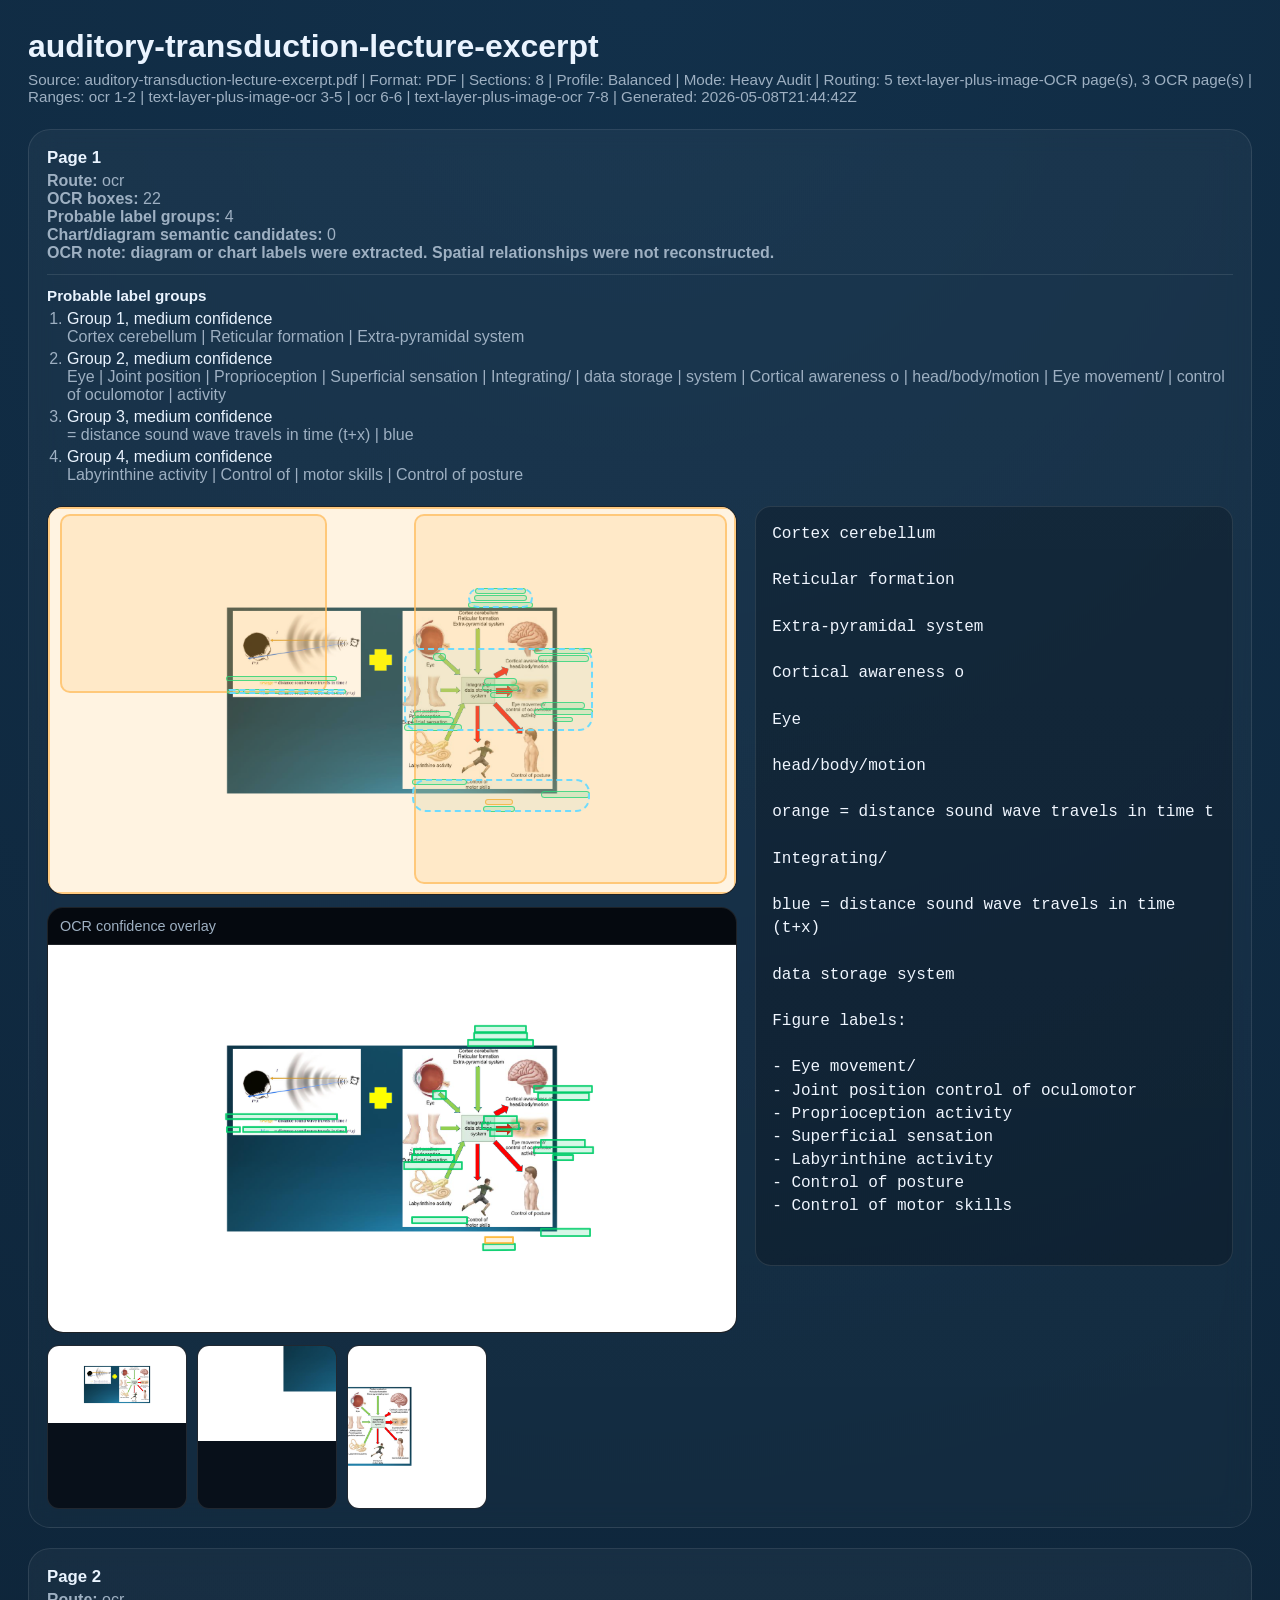
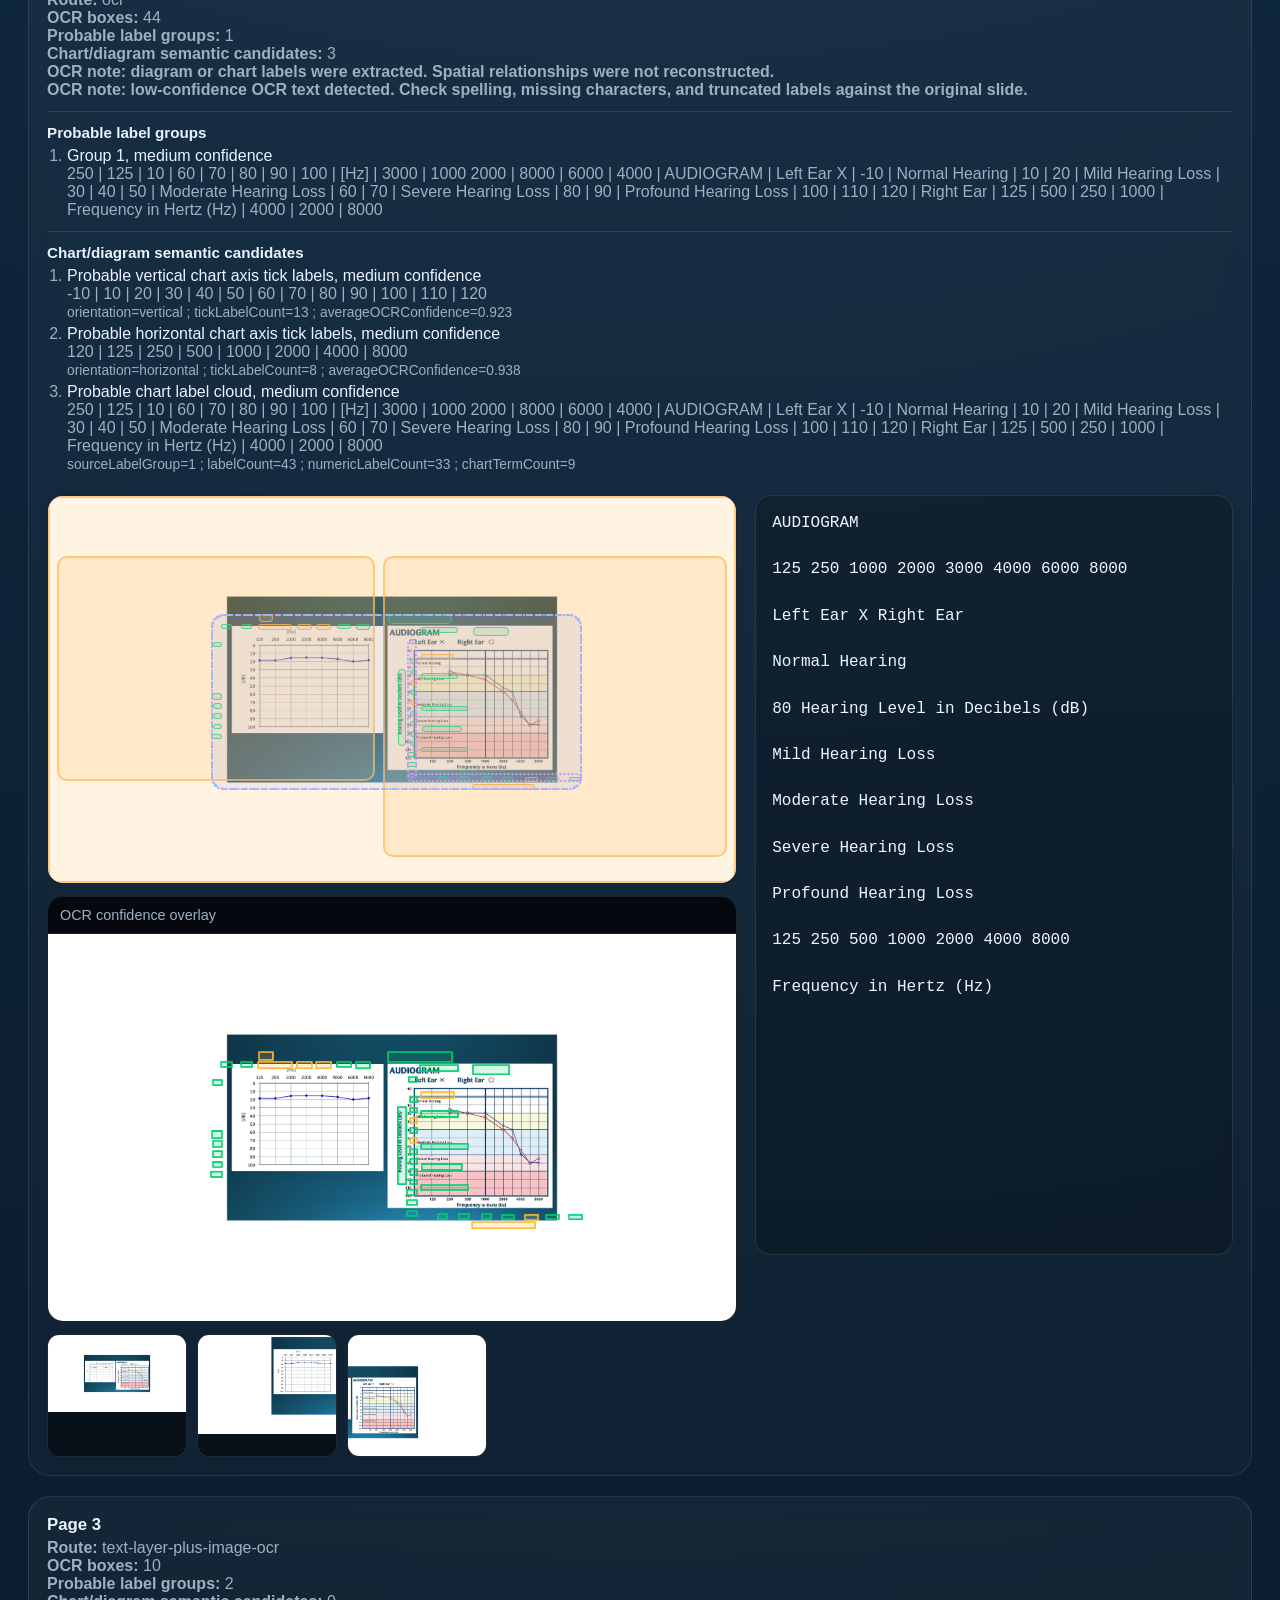
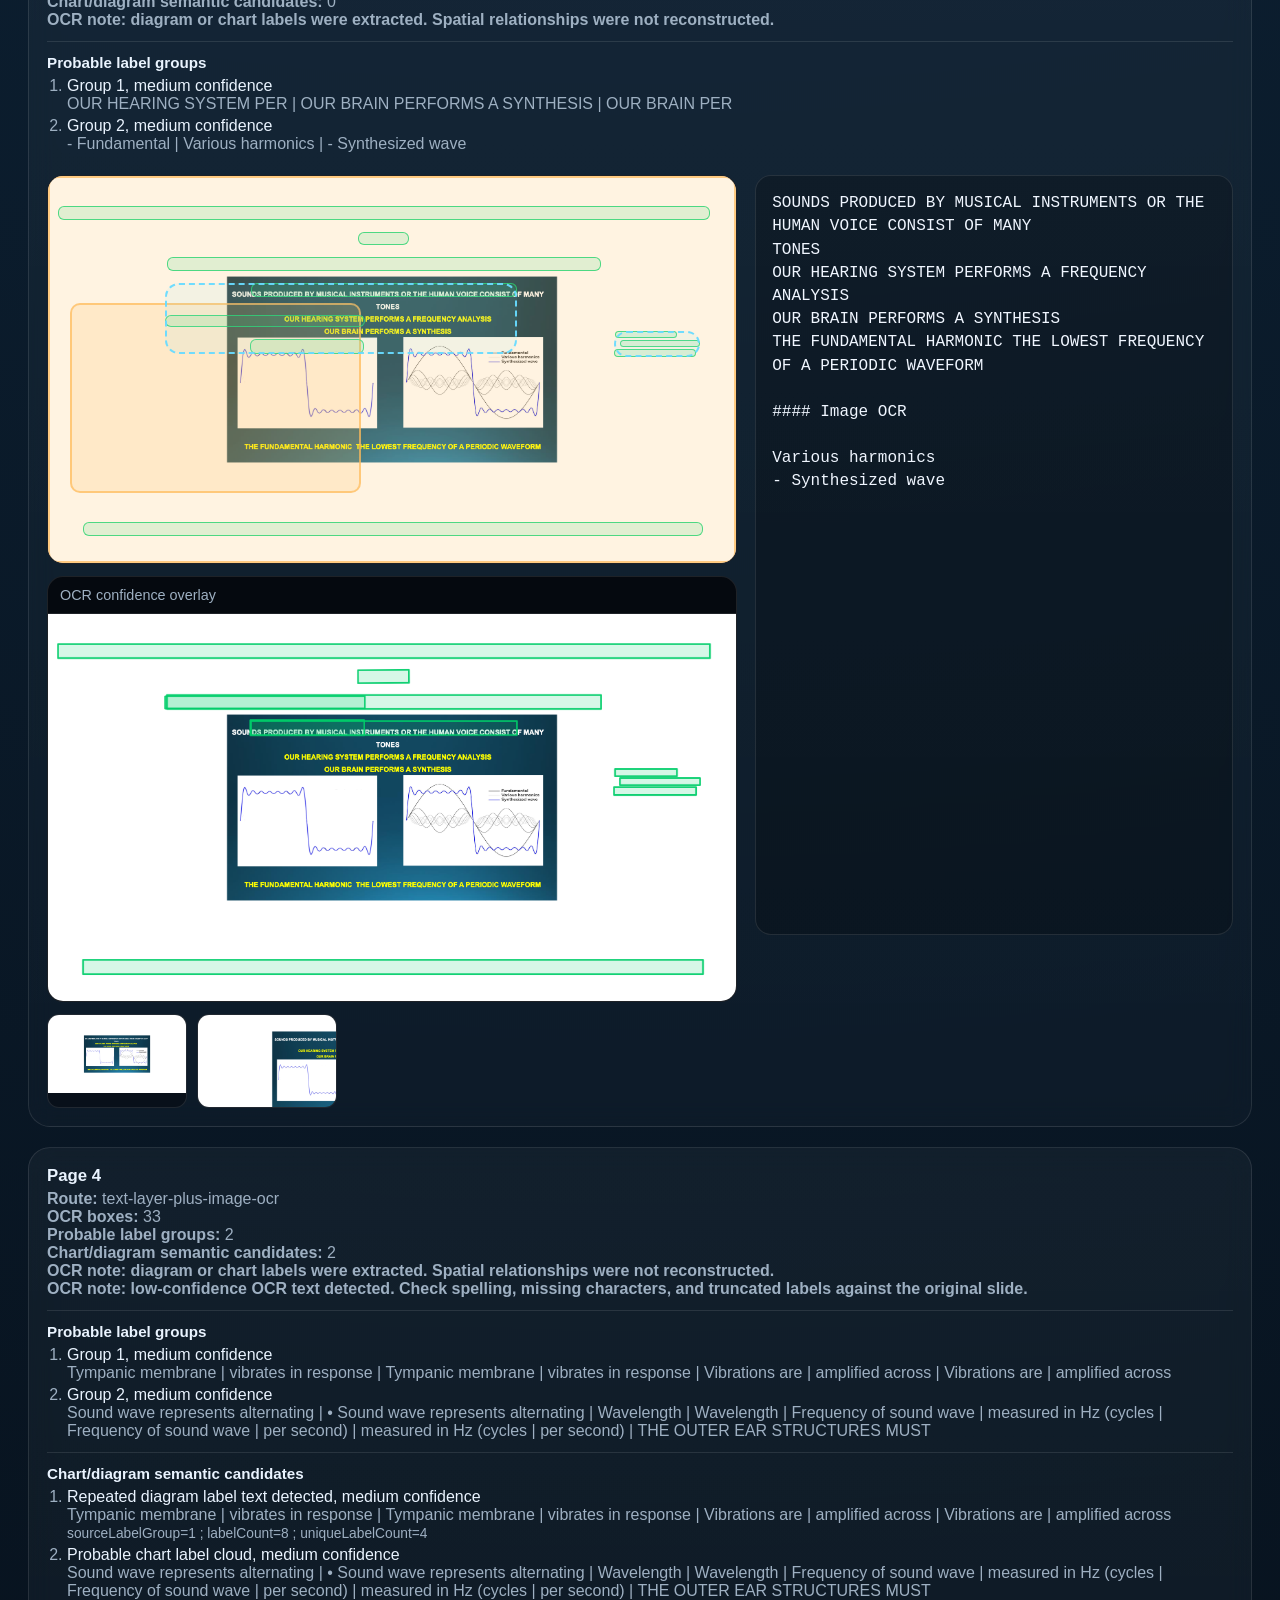
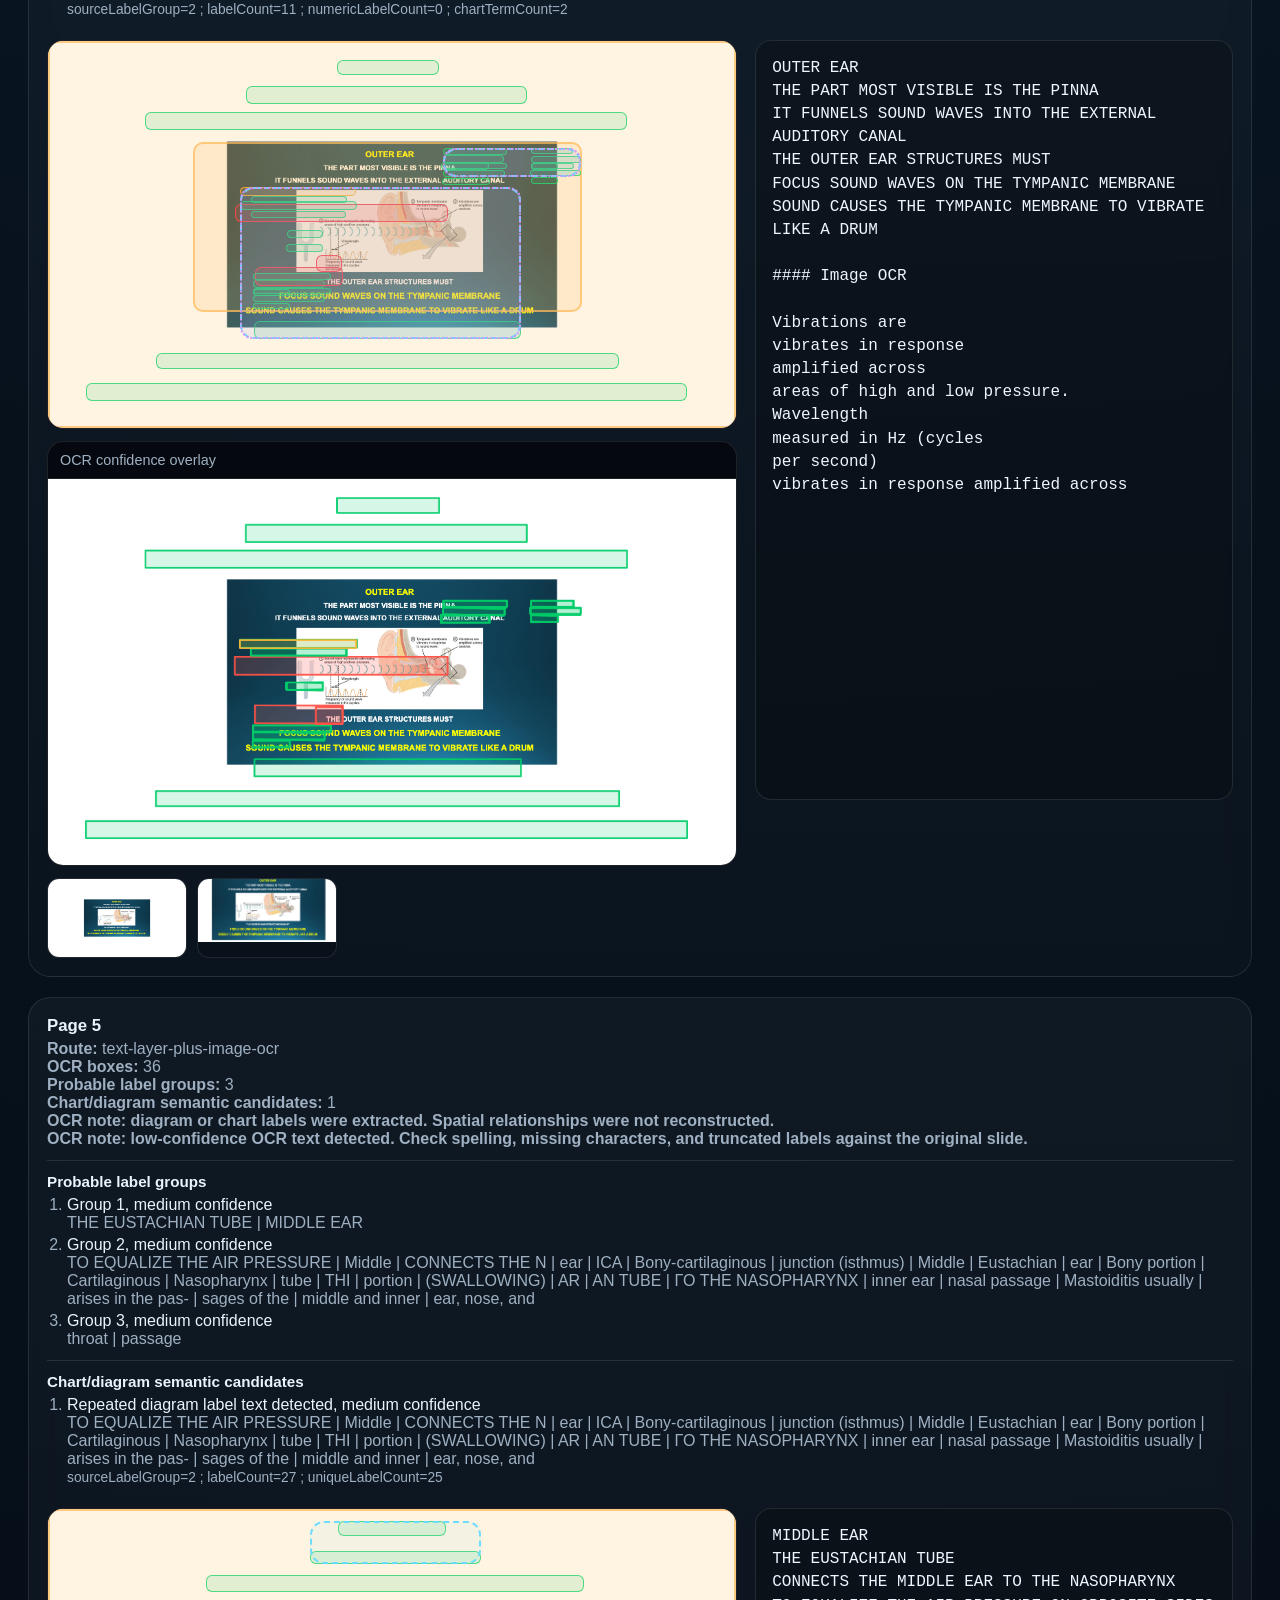
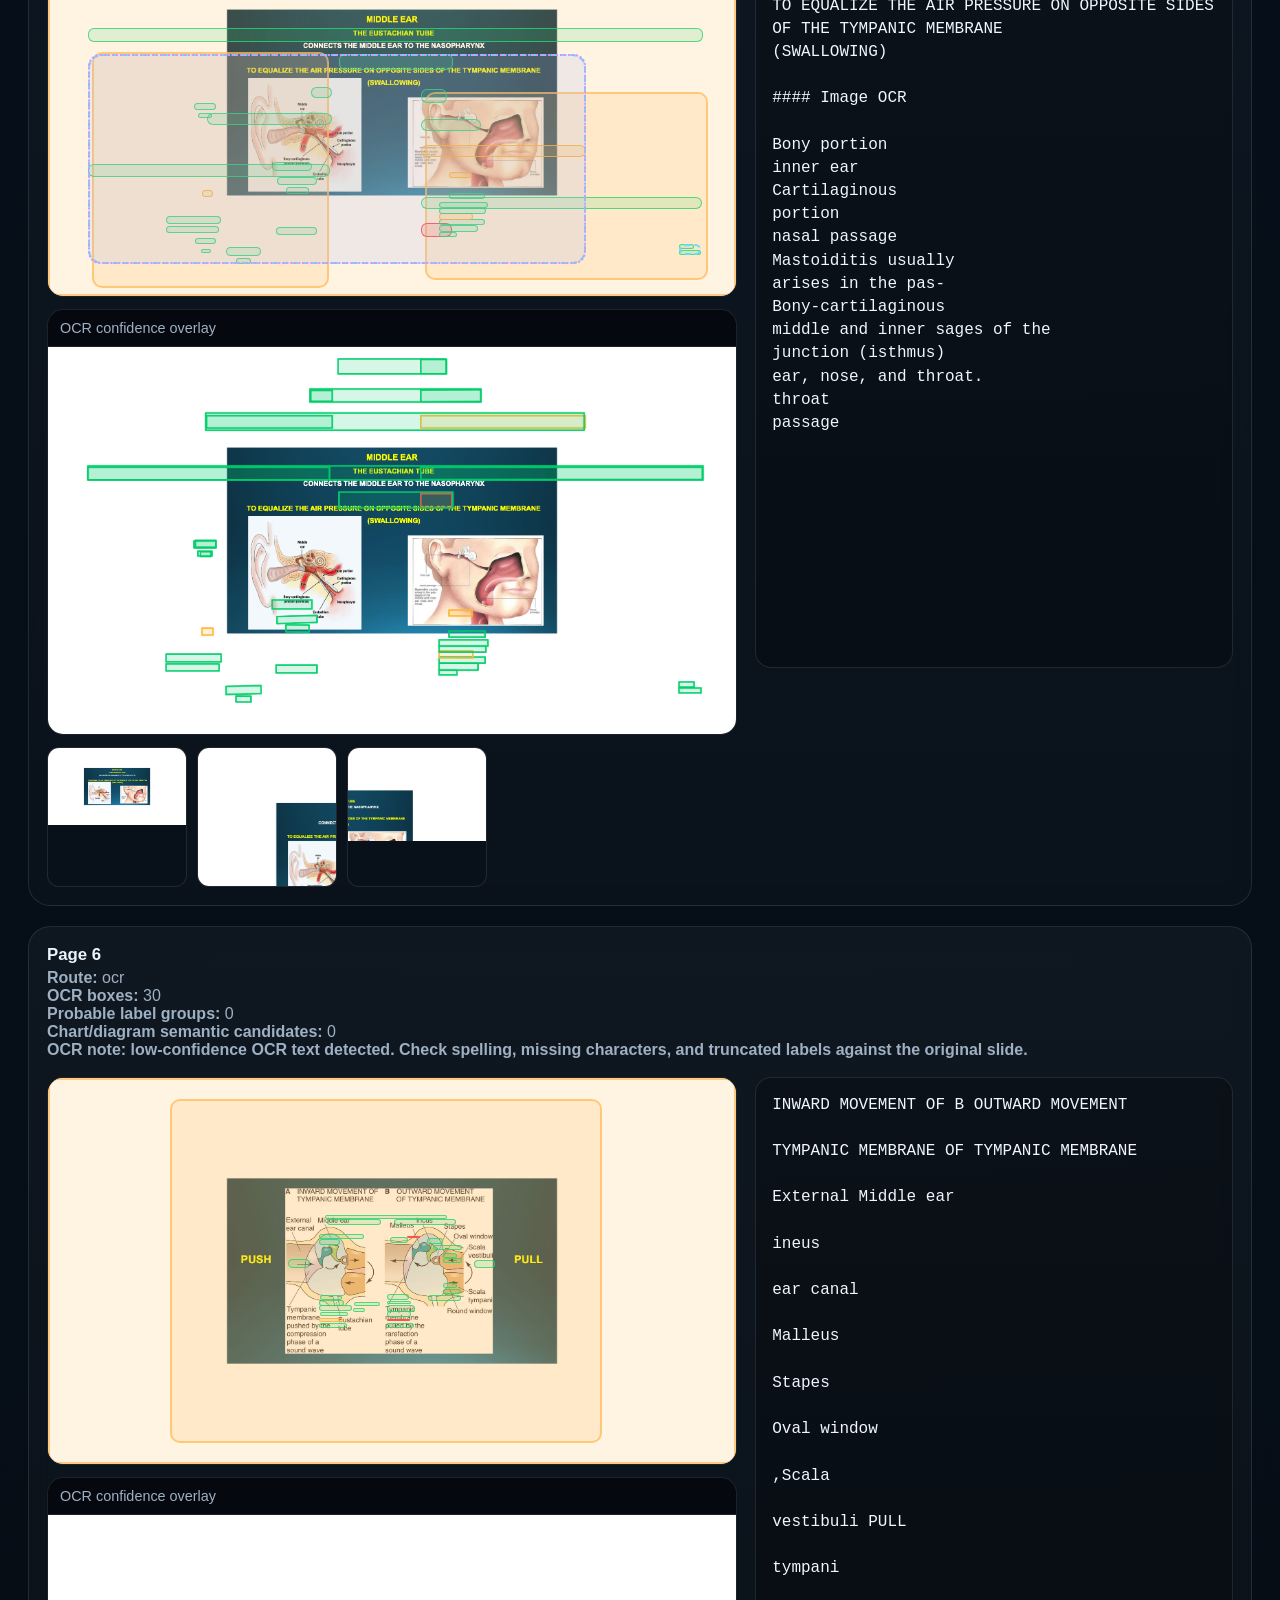
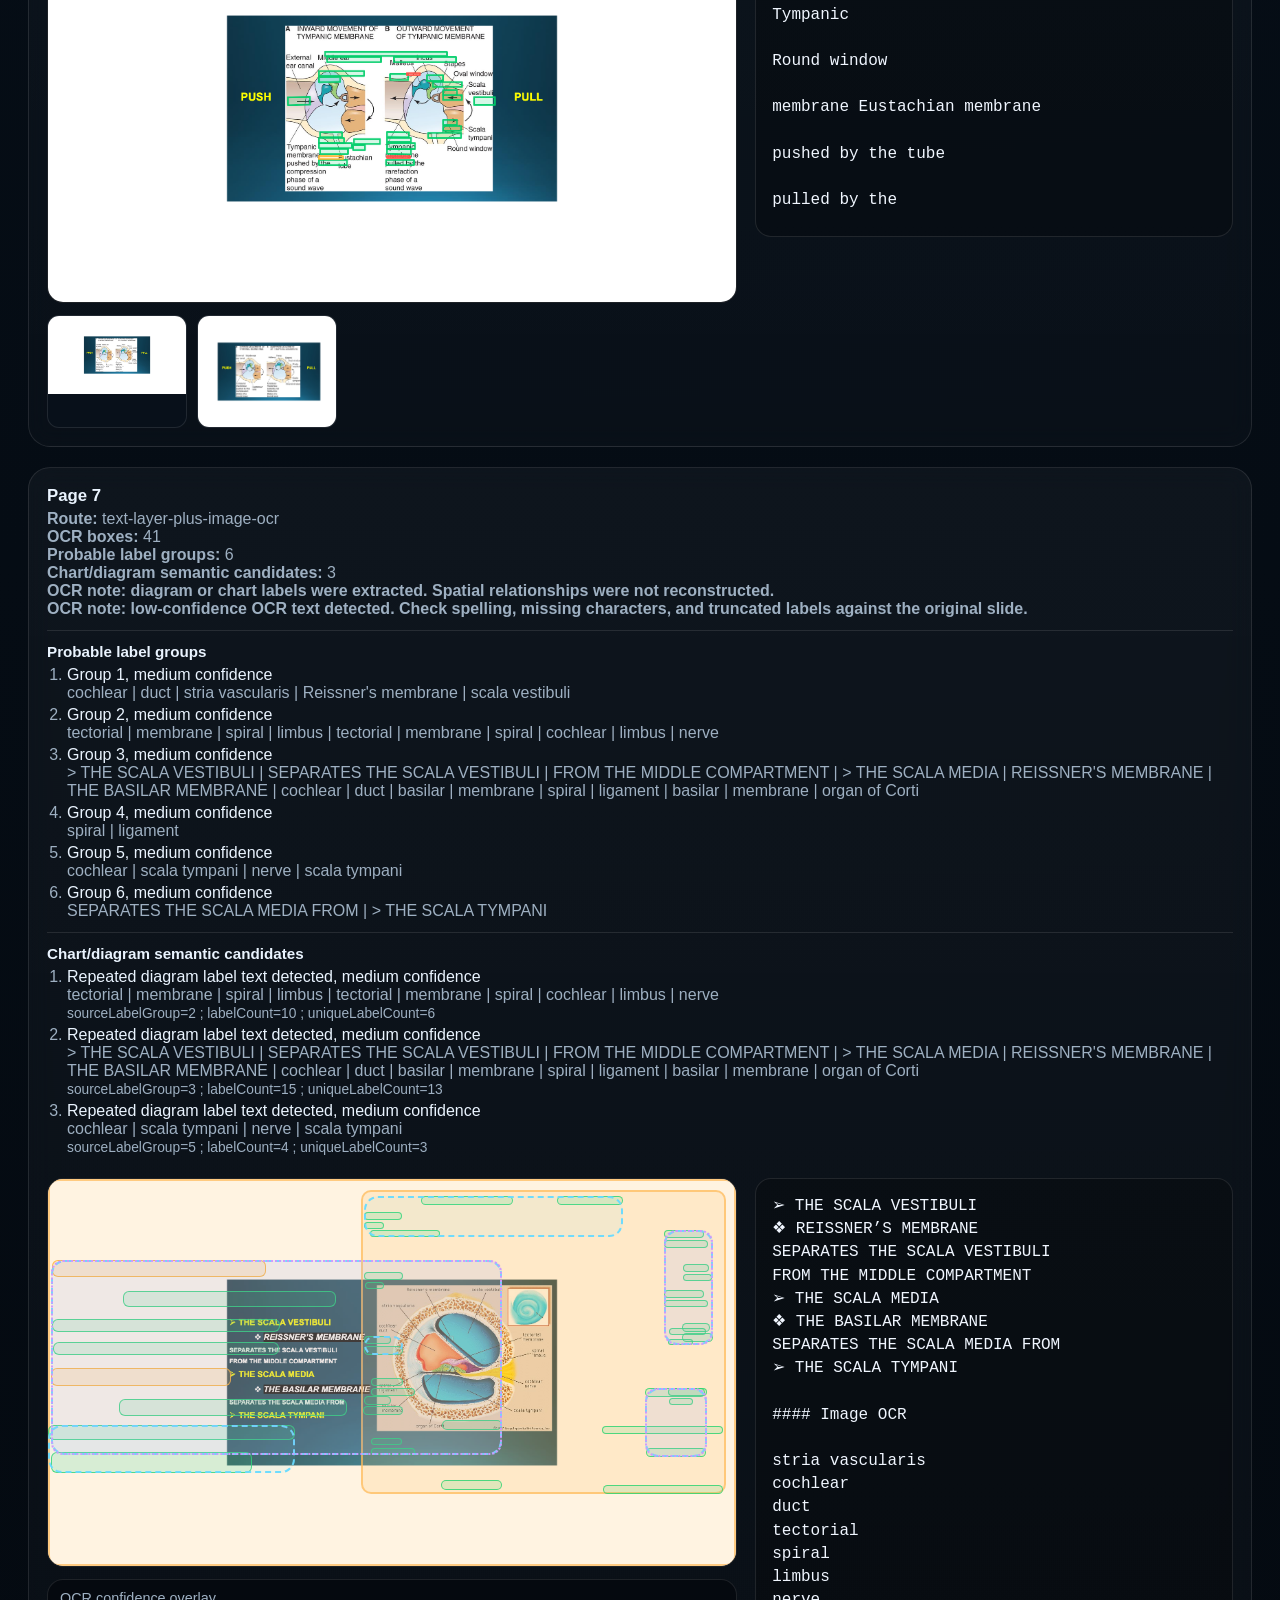
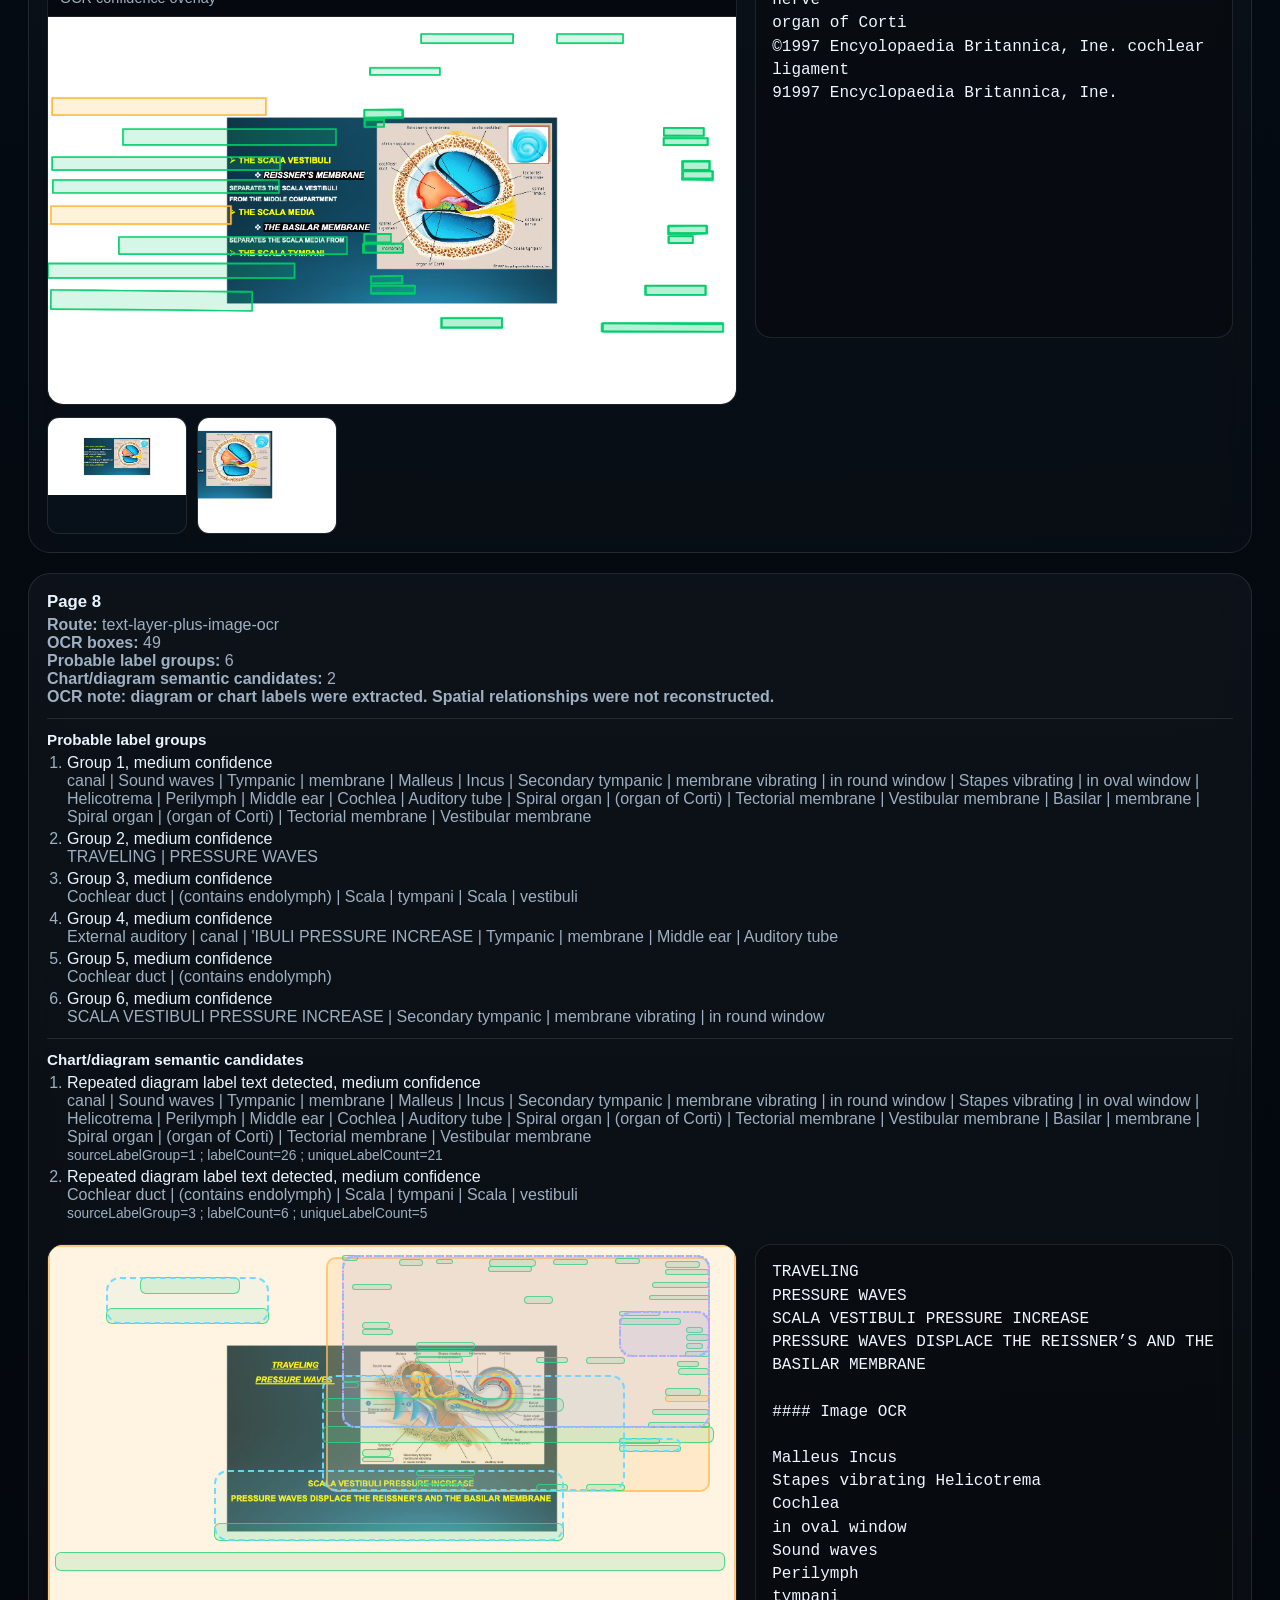
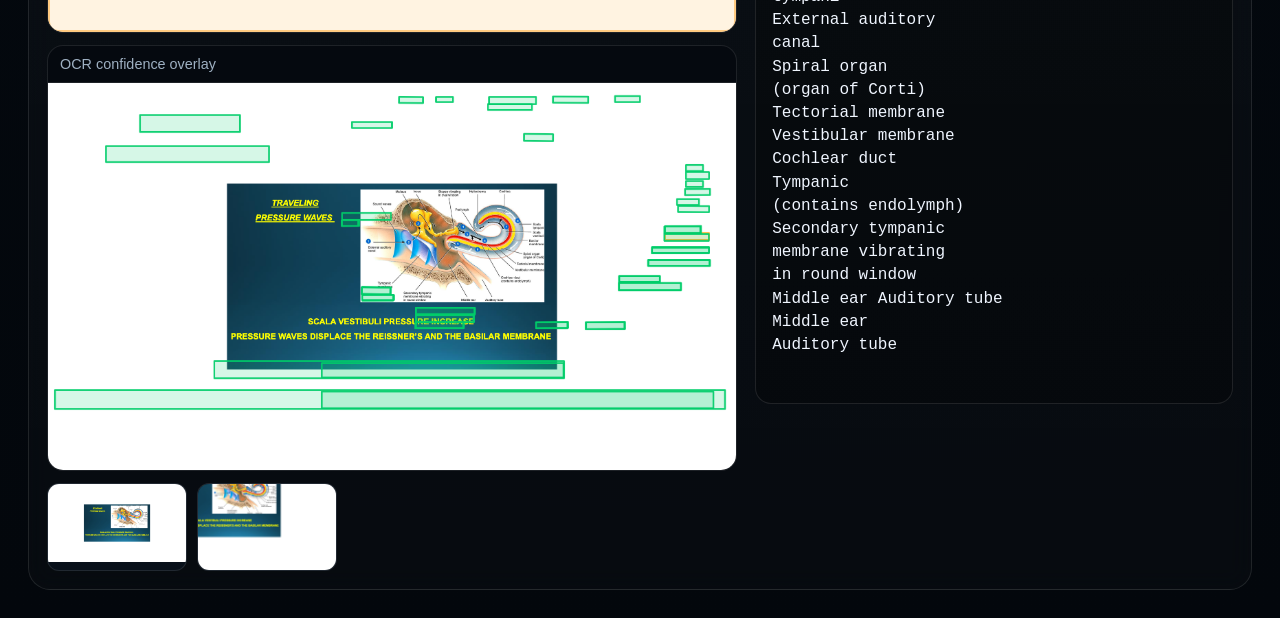
<file: site-assets/sample-pack/pdf-md-reviewability-demo/run/pdf-md-benchmark-output/auditory-transduction-pass/heavyAudit-on/auditory-transduction-lecture-excerpt_auditory-transduction-pass_heavyAudit_on.audit.html>
<!doctype html>
<html lang="en">
<head>
  <meta charset="utf-8">
  <meta name="viewport" content="width=device-width, initial-scale=1">
  <title>auditory-transduction-lecture-excerpt</title>
  <style>
    :root { color-scheme: dark; --bg:#07111c; --card:#0f1c2a; --ink:#eaf4ff; --muted:#9eb0c2; --line:rgba(255,255,255,0.10); --accent:#2ba8c6; --region:rgba(255,187,92,0.18); --region-line:rgba(255,187,92,0.72); --ocr-high:rgba(45,211,111,0.82); --ocr-medium:rgba(255,176,50,0.86); --ocr-low:rgba(255,72,72,0.90); }
    * { box-sizing:border-box; }
    body { margin:0; font-family: ui-rounded, -apple-system, BlinkMacSystemFont, sans-serif; background: radial-gradient(circle at top, #12304a 0%, var(--bg) 45%, #03070c 100%); color:var(--ink); }
    main { max-width: 1600px; margin: 0 auto; padding: 28px; }
    header { margin-bottom: 24px; }
    h1 { margin: 0 0 6px; font-size: 2rem; }
    .meta { color: var(--muted); font-size: 0.95rem; }
    .slides { display: grid; gap: 20px; }
    .slide-card { display:grid; grid-template-columns: minmax(420px, 1.3fr) minmax(320px, 0.9fr); gap: 18px; padding: 18px; background: linear-gradient(180deg, rgba(255,255,255,0.04), rgba(255,255,255,0.02)); border: 1px solid var(--line); border-radius: 22px; backdrop-filter: blur(12px); }
    .slide-meta { grid-column: 1 / -1; }
    .slide-meta h2 { margin:0 0 4px; font-size: 1.05rem; }
    .slide-meta p { margin:0; color:var(--muted); }
    .slide-frame { position:relative; overflow:hidden; border-radius: 16px; border:1px solid var(--line); background:#05090f; }
    .slide-frame img { display:block; width:100%; height:auto; }
    .slide-frame-empty { min-height: 220px; display:grid; place-items:center; }
    .slide-frame-placeholder { color:var(--muted); font-size:0.95rem; }
    .region { position:absolute; border: 2px solid var(--region-line); background: var(--region); border-radius: 10px; }
    .ocr-line { position:absolute; border:1px solid var(--ocr-high); background:rgba(45,211,111,0.14); border-radius: 6px; }
    .ocr-line.ocr-medium { border-color:var(--ocr-medium); background:rgba(255,176,50,0.16); }
    .ocr-line.ocr-low { border-color:var(--ocr-low); background:rgba(255,72,72,0.18); }
    .label-group { position:absolute; border:2px dashed rgba(105,220,255,0.95); background:rgba(105,220,255,0.08); border-radius:14px; pointer-events:none; }
    .label-groups { margin-top:12px; padding-top:12px; border-top:1px solid var(--line); }
    .label-groups h3 { margin:0 0 6px; font-size:0.95rem; }
    .label-groups ol { margin:0; padding-left:20px; color:var(--muted); }
    .label-groups li { margin:4px 0; }
    .label-groups span { color:var(--ink); }
    .semantic-candidate { position:absolute; border:2px dotted rgba(206,151,255,0.95); background:rgba(206,151,255,0.10); border-radius:12px; pointer-events:none; }
    .semantic-candidates { margin-top:12px; padding-top:12px; border-top:1px solid var(--line); }
    .semantic-candidates h3 { margin:0 0 6px; font-size:0.95rem; }
    .semantic-candidates ol { margin:0; padding-left:20px; color:var(--muted); }
    .semantic-candidates li { margin:4px 0; }
    .semantic-candidates span { color:var(--ink); }
    .semantic-candidates em { color:var(--muted); font-style:normal; font-size:0.86rem; }
    .ocr-overlay-preview { display:block; margin-top:12px; border:1px solid var(--line); border-radius:16px; overflow:hidden; color:var(--ink); text-decoration:none; background:#05090f; }
    .ocr-overlay-preview span { display:block; padding:10px 12px; color:var(--muted); font-size:0.9rem; border-bottom:1px solid var(--line); }
    .ocr-overlay-preview img { display:block; width:100%; height:auto; }
    .slide-text { margin:0; padding: 16px; border-radius:16px; border:1px solid var(--line); background: rgba(0,0,0,0.22); white-space: pre-wrap; line-height:1.45; color:#f0f6ff; font-family: ui-monospace, SFMono-Regular, Menlo, monospace; overflow:auto; max-height: 760px; }
    .crop-strip { margin-top: 12px; display:flex; gap:10px; flex-wrap:wrap; }
    .crop { display:block; width: 140px; border:1px solid var(--line); border-radius: 12px; overflow:hidden; background:#08101a; }
    .crop img { display:block; width:100%; height:auto; }
    @media (max-width: 1180px) { .slide-card { grid-template-columns: 1fr; } .slide-text { max-height:none; } }
  </style>
</head>
<body>
  <main>
    <header>
      <h1>auditory-transduction-lecture-excerpt</h1>
      <div class="meta">Source: auditory-transduction-lecture-excerpt.pdf | Format: PDF | Sections: 8 | Profile: Balanced | Mode: Heavy Audit | Routing: 5 text-layer-plus-image-OCR page(s), 3 OCR page(s) | Ranges: ocr 1-2 | text-layer-plus-image-ocr 3-5 | ocr 6-6 | text-layer-plus-image-ocr 7-8 | Generated: 2026-05-08T21:44:42Z</div>
    </header>
    <div class="slides">
      <section class="slide-card" id="section-1">
  <div class="slide-meta">
    <h2>Page 1</h2>
    <p><strong>Route:</strong> ocr</p>
    <p><strong>OCR boxes:</strong> 22</p>
    <p><strong>Probable label groups:</strong> 4</p>
    <p><strong>Chart/diagram semantic candidates:</strong> 0</p>
    <p><strong>OCR note: diagram or chart labels were extracted. Spatial relationships were not reconstructed.</strong></p>
    <div class="label-groups">
  <h3>Probable label groups</h3>
  <ol>
    <li><span>Group 1, medium confidence</span><br>Cortex cerebellum | Reticular formation | Extra-pyramidal system</li><li><span>Group 2, medium confidence</span><br>Eye | Joint position | Proprioception | Superficial sensation | Integrating/ | data storage | system | Cortical awareness o | head/body/motion | Eye movement/ | control of oculomotor | activity</li><li><span>Group 3, medium confidence</span><br>= distance sound wave travels in time (t+x) | blue</li><li><span>Group 4, medium confidence</span><br>Labyrinthine activity | Control of | motor skills | Control of posture</li>
  </ol>
</div>
    
  </div>
  <div class="slide-visual">
    <div class="slide-frame">
  <img src="auditory-transduction-lecture-excerpt_auditory-transduction-pass_heavyAudit_on.assets/page-001.png" alt="Page 1">
  <div class="region" style="left:0.0000%;top:0.0000%;width:100.0000%;height:100.0000%;"></div><div class="region" style="left:1.7500%;top:1.7333%;width:38.8000%;height:46.4000%;"></div><div class="region" style="left:53.1500%;top:1.7333%;width:45.4875%;height:95.7556%;"></div>
  <div class="ocr-line ocr-high" title="motor skills" style="left:63.2235%;top:77.2296%;width:4.6577%;height:1.6132%;"></div><div class="ocr-line ocr-medium" title="Control of" style="left:63.5174%;top:75.4444%;width:4.0698%;height:1.5581%;"></div><div class="ocr-line ocr-high" title="Control of posture" style="left:71.6570%;top:73.3333%;width:7.1221%;height:1.8889%;"></div><div class="ocr-line ocr-high" title="Labyrinthine activity" style="left:52.9070%;top:70.2842%;width:7.9942%;height:1.6047%;"></div><div class="ocr-line ocr-high" title="Superficial sensation" style="left:51.7442%;top:56.0724%;width:8.4302%;height:1.8165%;"></div><div class="ocr-line ocr-high" title="Proprioception" style="left:52.9070%;top:54.2636%;width:6.1047%;height:1.8088%;"></div><div class="ocr-line ocr-high" title="activity" style="left:73.4012%;top:54.2636%;width:2.9070%;height:1.2920%;"></div><div class="ocr-line ocr-high" title="Joint position" style="left:53.1977%;top:52.6667%;width:5.3779%;height:1.5969%;"></div><div class="ocr-line ocr-high" title="control of oculomotor" style="left:70.6395%;top:52.1964%;width:8.5756%;height:1.5814%;"></div><div class="ocr-line ocr-high" title="Eye movement/" style="left:71.6570%;top:50.3333%;width:6.3953%;height:1.8889%;"></div><div class="ocr-line ocr-high" title="system" style="left:64.2442%;top:47.8036%;width:3.1977%;height:1.5504%;"></div><div class="ocr-line ocr-high" title="blue" style="left:26.0174%;top:47.0284%;width:1.8895%;height:1.2920%;"></div><div class="ocr-line ocr-high" title="= distance sound wave travels in time (t+x)" style="left:28.3430%;top:47.0000%;width:14.9709%;height:1.3333%;"></div><div class="ocr-line ocr-high" title="data storage" style="left:63.0814%;top:45.9948%;width:5.3779%;height:1.5607%;"></div><div class="ocr-line ocr-high" title="Integrating/" style="left:63.3709%;top:44.1762%;width:4.7989%;height:1.8285%;"></div><div class="ocr-line ocr-high" title="orange = distance sound wave travels in time t" style="left:25.8721%;top:43.6667%;width:16.1337%;height:1.3333%;"></div><div class="ocr-line ocr-high" title="head/body/motion" style="left:71.2209%;top:38.2429%;width:7.4128%;height:1.8088%;"></div><div class="ocr-line ocr-high" title="Eye" style="left:55.9593%;top:37.7261%;width:1.8895%;height:2.0672%;"></div><div class="ocr-line ocr-high" title="Cortical awareness o" style="left:70.6395%;top:36.4341%;width:8.4302%;height:1.5659%;"></div><div class="ocr-line ocr-high" title="Extra-pyramidal system" style="left:61.0465%;top:24.5478%;width:9.4477%;height:1.5633%;"></div><div class="ocr-line ocr-high" title="Reticular formation" style="left:61.9186%;top:22.7390%;width:7.7035%;height:1.5943%;"></div><div class="ocr-line ocr-high" title="Cortex cerebellum" style="left:62.0640%;top:20.8889%;width:7.4128%;height:1.5917%;"></div>
  <div class="label-group" title="Cortex cerebellum | Reticular formation | Extra-pyramidal system" style="left:61.0465%;top:20.8889%;width:9.4477%;height:5.2222%;"></div><div class="label-group" title="Eye | Joint position | Proprioception | Superficial sensation | Integrating/ | data storage | system | Cortical awareness o | head/body/motion | Eye movement/ | control of oculomotor | activity" style="left:51.7442%;top:36.4341%;width:27.4709%;height:21.4548%;"></div><div class="label-group" title="= distance sound wave travels in time (t+x) | blue" style="left:26.0174%;top:47.0000%;width:17.2965%;height:1.3333%;"></div><div class="label-group" title="Labyrinthine activity | Control of | motor skills | Control of posture" style="left:52.9070%;top:70.2842%;width:25.8721%;height:8.5585%;"></div>
  
</div>
<a class="ocr-overlay-preview" href="auditory-transduction-lecture-excerpt_auditory-transduction-pass_heavyAudit_on.assets/page-001-ocr-overlay.png">
  <span>OCR confidence overlay</span>
  <img src="auditory-transduction-lecture-excerpt_auditory-transduction-pass_heavyAudit_on.assets/page-001-ocr-overlay.png" alt="OCR confidence overlay for Page 1">
</a>
    <div class="crop-strip"><a class="crop" href="auditory-transduction-lecture-excerpt_auditory-transduction-pass_heavyAudit_on.assets/page-001-region-01.png"><img src="auditory-transduction-lecture-excerpt_auditory-transduction-pass_heavyAudit_on.assets/page-001-region-01.png" alt="Region 1"></a><a class="crop" href="auditory-transduction-lecture-excerpt_auditory-transduction-pass_heavyAudit_on.assets/page-001-region-02.png"><img src="auditory-transduction-lecture-excerpt_auditory-transduction-pass_heavyAudit_on.assets/page-001-region-02.png" alt="Region 2"></a><a class="crop" href="auditory-transduction-lecture-excerpt_auditory-transduction-pass_heavyAudit_on.assets/page-001-region-03.png"><img src="auditory-transduction-lecture-excerpt_auditory-transduction-pass_heavyAudit_on.assets/page-001-region-03.png" alt="Region 3"></a></div>
  </div>
  <pre class="slide-text">Cortex cerebellum

Reticular formation

Extra-pyramidal system

Cortical awareness o

Eye

head/body/motion

orange = distance sound wave travels in time t

Integrating/

blue = distance sound wave travels in time (t+x)

data storage system

Figure labels:

- Eye movement/
- Joint position control of oculomotor
- Proprioception activity
- Superficial sensation
- Labyrinthine activity
- Control of posture
- Control of motor skills</pre>
</section>
<section class="slide-card" id="section-2">
  <div class="slide-meta">
    <h2>Page 2</h2>
    <p><strong>Route:</strong> ocr</p>
    <p><strong>OCR boxes:</strong> 44</p>
    <p><strong>Probable label groups:</strong> 1</p>
    <p><strong>Chart/diagram semantic candidates:</strong> 3</p>
    <p><strong>OCR note: diagram or chart labels were extracted. Spatial relationships were not reconstructed.</strong></p><p><strong>OCR note: low-confidence OCR text detected. Check spelling, missing characters, and truncated labels against the original slide.</strong></p>
    <div class="label-groups">
  <h3>Probable label groups</h3>
  <ol>
    <li><span>Group 1, medium confidence</span><br>250 | 125 | 10 | 60 | 70 | 80 | 90 | 100 | [Hz] | 3000 | 1000 2000 | 8000 | 6000 | 4000 | AUDIOGRAM | Left Ear X | -10 | Normal Hearing | 10 | 20 | Mild Hearing Loss | 30 | 40 | 50 | Moderate Hearing Loss | 60 | 70 | Severe Hearing Loss | 80 | 90 | Profound Hearing Loss | 100 | 110 | 120 | Right Ear | 125 | 500 | 250 | 1000 | Frequency in Hertz (Hz) | 4000 | 2000 | 8000</li>
  </ol>
</div>
    <div class="semantic-candidates">
  <h3>Chart/diagram semantic candidates</h3>
  <ol>
    <li><span>Probable vertical chart axis tick labels, medium confidence</span><br>-10 | 10 | 20 | 30 | 40 | 50 | 60 | 70 | 80 | 90 | 100 | 110 | 120<br><em>orientation=vertical ; tickLabelCount=13 ; averageOCRConfidence=0.923</em></li><li><span>Probable horizontal chart axis tick labels, medium confidence</span><br>120 | 125 | 250 | 500 | 1000 | 2000 | 4000 | 8000<br><em>orientation=horizontal ; tickLabelCount=8 ; averageOCRConfidence=0.938</em></li><li><span>Probable chart label cloud, medium confidence</span><br>250 | 125 | 10 | 60 | 70 | 80 | 90 | 100 | [Hz] | 3000 | 1000 2000 | 8000 | 6000 | 4000 | AUDIOGRAM | Left Ear X | -10 | Normal Hearing | 10 | 20 | Mild Hearing Loss | 30 | 40 | 50 | Moderate Hearing Loss | 60 | 70 | Severe Hearing Loss | 80 | 90 | Profound Hearing Loss | 100 | 110 | 120 | Right Ear | 125 | 500 | 250 | 1000 | Frequency in Hertz (Hz) | 4000 | 2000 | 8000<br><em>sourceLabelGroup=1 ; labelCount=43 ; numericLabelCount=33 ; chartTermCount=9</em></li>
  </ol>
</div>
  </div>
  <div class="slide-visual">
    <div class="slide-frame">
  <img src="auditory-transduction-lecture-excerpt_auditory-transduction-pass_heavyAudit_on.assets/page-002.png" alt="Page 2">
  <div class="region" style="left:0.0000%;top:0.0000%;width:100.0000%;height:100.0000%;"></div><div class="region" style="left:1.3500%;top:15.6000%;width:46.1875%;height:58.0000%;"></div><div class="region" style="left:48.6750%;top:15.6000%;width:49.9750%;height:77.7333%;"></div>
  <div class="ocr-line ocr-medium" title="Frequency in Hertz (Hz)" style="left:61.6279%;top:74.4186%;width:9.1570%;height:1.5814%;"></div><div class="ocr-line ocr-medium" title="2000" style="left:69.3314%;top:72.5556%;width:1.8895%;height:1.3463%;"></div><div class="ocr-line ocr-high" title="125" style="left:56.6860%;top:72.3333%;width:1.3081%;height:1.3333%;"></div><div class="ocr-line ocr-high" title="250" style="left:59.7384%;top:72.3333%;width:1.4535%;height:1.3333%;"></div><div class="ocr-line ocr-high" title="500" style="left:63.0814%;top:72.3333%;width:1.3081%;height:1.3333%;"></div><div class="ocr-line ocr-high" title="1000" style="left:65.9884%;top:72.5556%;width:1.7442%;height:1.1111%;"></div><div class="ocr-line ocr-high" title="4000" style="left:72.3837%;top:72.5556%;width:1.8895%;height:1.1111%;"></div><div class="ocr-line ocr-high" title="8000" style="left:75.7267%;top:72.5556%;width:1.8895%;height:1.1111%;"></div><div class="ocr-line ocr-high" title="120" style="left:52.1802%;top:71.5556%;width:1.4535%;height:1.3333%;"></div><div class="ocr-line ocr-high" title="110" style="left:52.1802%;top:68.7339%;width:1.4535%;height:1.2920%;"></div><div class="ocr-line ocr-high" title="100" style="left:52.1802%;top:66.1111%;width:1.4535%;height:1.3333%;"></div><div class="ocr-line ocr-high" title="Profound Hearing Loss" style="left:54.2151%;top:64.8579%;width:6.8314%;height:1.2920%;"></div><div class="ocr-line ocr-high" title="Hearing Level in Decibels (dB)" style="left:50.8721%;top:44.7028%;width:1.1628%;height:19.8966%;"></div><div class="ocr-line ocr-high" title="90" style="left:52.6163%;top:63.5556%;width:1.0174%;height:1.0439%;"></div><div class="ocr-line ocr-high" title="100" style="left:23.6919%;top:61.4444%;width:1.5988%;height:1.3463%;"></div><div class="ocr-line ocr-high" title="80" style="left:52.6163%;top:60.7235%;width:1.0174%;height:1.5504%;"></div><div class="ocr-line ocr-high" title="Severe Hearing Loss" style="left:54.3605%;top:59.4315%;width:5.8140%;height:1.5685%;"></div><div class="ocr-line ocr-high" title="90" style="left:23.9826%;top:58.8889%;width:1.3081%;height:1.3333%;"></div><div class="ocr-line ocr-high" title="70" style="left:52.6163%;top:58.1111%;width:1.0174%;height:1.3333%;"></div><div class="ocr-line ocr-high" title="80" style="left:23.9826%;top:56.0724%;width:1.3081%;height:1.5943%;"></div><div class="ocr-line ocr-high" title="60" style="left:52.6163%;top:55.5556%;width:1.0174%;height:1.3333%;"></div><div class="ocr-line ocr-high" title="Moderate Hearing Loss" style="left:54.2151%;top:54.2222%;width:6.8314%;height:1.3333%;"></div><div class="ocr-line ocr-high" title="70" style="left:23.9826%;top:53.4444%;width:1.3081%;height:1.5943%;"></div><div class="ocr-line ocr-medium" title="50" style="left:52.6163%;top:52.6667%;width:1.0174%;height:1.3385%;"></div><div class="ocr-line ocr-high" title="60" style="left:23.8372%;top:50.8889%;width:1.4535%;height:1.8243%;"></div><div class="ocr-line ocr-high" title="40" style="left:52.6163%;top:50.1111%;width:1.0174%;height:1.3333%;"></div><div class="ocr-line ocr-medium" title="30" style="left:52.6163%;top:47.5452%;width:1.0174%;height:1.3437%;"></div><div class="ocr-line ocr-high" title="Mild Hearing Loss" style="left:54.2151%;top:45.7364%;width:5.3779%;height:1.5969%;"></div><div class="ocr-line ocr-high" title="20" style="left:52.6163%;top:44.9612%;width:1.0174%;height:1.0388%;"></div><div class="ocr-line ocr-high" title="10" style="left:52.6163%;top:42.1111%;width:1.0174%;height:1.3333%;"></div><div class="ocr-line ocr-medium" title="Normal Hearing" style="left:54.2151%;top:40.7778%;width:4.7965%;height:1.5995%;"></div><div class="ocr-line ocr-high" title="10" style="left:23.9826%;top:37.7261%;width:1.3081%;height:1.2920%;"></div><div class="ocr-line ocr-high" title="-10" style="left:52.4709%;top:36.9509%;width:1.1628%;height:1.2920%;"></div><div class="ocr-line ocr-high" title="Right Ear" style="left:61.7733%;top:33.8501%;width:5.2326%;height:2.3721%;"></div><div class="ocr-line ocr-high" title="Left Ear X" style="left:54.0698%;top:33.8501%;width:5.5233%;height:1.5943%;"></div><div class="ocr-line ocr-medium" title="1000 2000" style="left:30.5233%;top:33.0749%;width:4.9419%;height:1.5917%;"></div><div class="ocr-line ocr-medium" title="3000" style="left:36.1919%;top:33.0749%;width:2.1802%;height:1.5917%;"></div><div class="ocr-line ocr-medium" title="4000" style="left:38.9535%;top:33.0749%;width:2.1802%;height:1.5917%;"></div><div class="ocr-line ocr-high" title="8000" style="left:44.7674%;top:33.0749%;width:2.0349%;height:1.5917%;"></div><div class="ocr-line ocr-high" title="125" style="left:25.1453%;top:33.0749%;width:1.5988%;height:1.2920%;"></div><div class="ocr-line ocr-high" title="250" style="left:28.0523%;top:33.0749%;width:1.5988%;height:1.2920%;"></div><div class="ocr-line ocr-high" title="6000" style="left:42.0058%;top:33.0749%;width:2.0349%;height:1.2920%;"></div><div class="ocr-line ocr-high" title="AUDIOGRAM" style="left:49.4186%;top:30.4910%;width:9.3023%;height:2.5840%;"></div><div class="ocr-line ocr-medium" title="[Hz]" style="left:30.6686%;top:30.4910%;width:2.0349%;height:2.0672%;"></div>
  <div class="label-group" title="250 | 125 | 10 | 60 | 70 | 80 | 90 | 100 | [Hz] | 3000 | 1000 2000 | 8000 | 6000 | 4000 | AUDIOGRAM | Left Ear X | -10 | Normal Hearing | 10 | 20 | Mild Hearing Loss | 30 | 40 | 50 | Moderate Hearing Loss | 60 | 70 | Severe Hearing Loss | 80 | 90 | Profound Hearing Loss | 100 | 110 | 120 | Right Ear | 125 | 500 | 250 | 1000 | Frequency in Hertz (Hz) | 4000 | 2000 | 8000" style="left:23.6919%;top:30.4910%;width:53.9244%;height:45.5090%;"></div>
  <div class="semantic-candidate" title="Probable vertical chart axis tick labels: -10 | 10 | 20 | 30 | 40 | 50 | 60 | 70 | 80 | 90 | 100 | 110 | 120" style="left:52.1802%;top:36.9509%;width:1.4535%;height:35.9380%;"></div><div class="semantic-candidate" title="Probable horizontal chart axis tick labels: 120 | 125 | 250 | 500 | 1000 | 2000 | 4000 | 8000" style="left:52.1802%;top:71.5556%;width:25.4360%;height:2.3463%;"></div><div class="semantic-candidate" title="Probable chart label cloud: 250 | 125 | 10 | 60 | 70 | 80 | 90 | 100 | [Hz] | 3000 | 1000 2000 | 8000 | 6000 | 4000 | AUDIOGRAM | Left Ear X | -10 | Normal Hearing | 10 | 20 | Mild Hearing Loss | 30 | 40 | 50 | Moderate Hearing Loss | 60 | 70 | Severe Hearing Loss | 80 | 90 | Profound Hearing Loss | 100 | 110 | 120 | Right Ear | 125 | 500 | 250 | 1000 | Frequency in Hertz (Hz) | 4000 | 2000 | 8000" style="left:23.6919%;top:30.4910%;width:53.9244%;height:45.5090%;"></div>
</div>
<a class="ocr-overlay-preview" href="auditory-transduction-lecture-excerpt_auditory-transduction-pass_heavyAudit_on.assets/page-002-ocr-overlay.png">
  <span>OCR confidence overlay</span>
  <img src="auditory-transduction-lecture-excerpt_auditory-transduction-pass_heavyAudit_on.assets/page-002-ocr-overlay.png" alt="OCR confidence overlay for Page 2">
</a>
    <div class="crop-strip"><a class="crop" href="auditory-transduction-lecture-excerpt_auditory-transduction-pass_heavyAudit_on.assets/page-002-region-01.png"><img src="auditory-transduction-lecture-excerpt_auditory-transduction-pass_heavyAudit_on.assets/page-002-region-01.png" alt="Region 1"></a><a class="crop" href="auditory-transduction-lecture-excerpt_auditory-transduction-pass_heavyAudit_on.assets/page-002-region-02.png"><img src="auditory-transduction-lecture-excerpt_auditory-transduction-pass_heavyAudit_on.assets/page-002-region-02.png" alt="Region 2"></a><a class="crop" href="auditory-transduction-lecture-excerpt_auditory-transduction-pass_heavyAudit_on.assets/page-002-region-03.png"><img src="auditory-transduction-lecture-excerpt_auditory-transduction-pass_heavyAudit_on.assets/page-002-region-03.png" alt="Region 3"></a></div>
  </div>
  <pre class="slide-text">AUDIOGRAM

125 250 1000 2000 3000 4000 6000 8000

Left Ear X Right Ear

Normal Hearing

80 Hearing Level in Decibels (dB)

Mild Hearing Loss

Moderate Hearing Loss

Severe Hearing Loss

Profound Hearing Loss

125 250 500 1000 2000 4000 8000

Frequency in Hertz (Hz)</pre>
</section>
<section class="slide-card" id="section-3">
  <div class="slide-meta">
    <h2>Page 3</h2>
    <p><strong>Route:</strong> text-layer-plus-image-ocr</p>
    <p><strong>OCR boxes:</strong> 10</p>
    <p><strong>Probable label groups:</strong> 2</p>
    <p><strong>Chart/diagram semantic candidates:</strong> 0</p>
    <p><strong>OCR note: diagram or chart labels were extracted. Spatial relationships were not reconstructed.</strong></p>
    <div class="label-groups">
  <h3>Probable label groups</h3>
  <ol>
    <li><span>Group 1, medium confidence</span><br>OUR HEARING SYSTEM PER | OUR BRAIN PERFORMS A SYNTHESIS | OUR BRAIN PER</li><li><span>Group 2, medium confidence</span><br>- Fundamental | Various harmonics | - Synthesized wave</li>
  </ol>
</div>
    
  </div>
  <div class="slide-visual">
    <div class="slide-frame">
  <img src="auditory-transduction-lecture-excerpt_auditory-transduction-pass_heavyAudit_on.assets/page-003.png" alt="Page 3">
  <div class="region" style="left:0.0000%;top:0.0000%;width:100.0000%;height:100.0000%;"></div><div class="region" style="left:3.1500%;top:32.8667%;width:42.3500%;height:48.8889%;"></div>
  <div class="ocr-line ocr-high" title="THE FUNDAMENTAL HARMONIC THE LOWEST FREQUENCY OF A PERIODIC WAVEFORM" style="left:5.0872%;top:89.3939%;width:90.1163%;height:3.6364%;"></div><div class="ocr-line ocr-high" title="- Synthesized wave" style="left:82.2674%;top:44.7028%;width:11.9186%;height:2.0850%;"></div><div class="ocr-line ocr-high" title="OUR BRAIN PER" style="left:29.4141%;top:42.0400%;width:16.5344%;height:3.8826%;"></div><div class="ocr-line ocr-high" title="Various harmonics" style="left:83.1395%;top:42.3636%;width:11.6279%;height:1.8224%;"></div><div class="ocr-line ocr-high" title="- Fundamental" style="left:82.4128%;top:40.0517%;width:9.0116%;height:1.8271%;"></div><div class="ocr-line ocr-high" title="OUR HEARING SYSTEM PER" style="left:17.0360%;top:35.8739%;width:29.0261%;height:3.1478%;"></div><div class="ocr-line ocr-high" title="OUR BRAIN PERFORMS A SYNTHESIS" style="left:29.5058%;top:27.6364%;width:38.6628%;height:3.6364%;"></div><div class="ocr-line ocr-high" title="OUR HEARING SYSTEM PERFORMS A FREQUENCY ANALYSIS" style="left:17.2965%;top:20.9091%;width:63.0814%;height:3.6387%;"></div><div class="ocr-line ocr-high" title="TONES" style="left:45.0522%;top:14.4284%;width:7.4247%;height:3.4429%;"></div><div class="ocr-line ocr-high" title="SOUNDS PRODUCED BY MUSICAL INSTRUMENTS OR THE HUMAN VOICE CONSIST OF MANY" style="left:1.4535%;top:7.7519%;width:94.7674%;height:3.6420%;"></div>
  <div class="label-group" title="OUR HEARING SYSTEM PER | OUR BRAIN PERFORMS A SYNTHESIS | OUR BRAIN PER" style="left:17.0360%;top:27.6364%;width:51.1326%;height:18.2862%;"></div><div class="label-group" title="- Fundamental | Various harmonics | - Synthesized wave" style="left:82.2674%;top:40.0517%;width:12.5000%;height:6.7362%;"></div>
  
</div>
<a class="ocr-overlay-preview" href="auditory-transduction-lecture-excerpt_auditory-transduction-pass_heavyAudit_on.assets/page-003-ocr-overlay.png">
  <span>OCR confidence overlay</span>
  <img src="auditory-transduction-lecture-excerpt_auditory-transduction-pass_heavyAudit_on.assets/page-003-ocr-overlay.png" alt="OCR confidence overlay for Page 3">
</a>
    <div class="crop-strip"><a class="crop" href="auditory-transduction-lecture-excerpt_auditory-transduction-pass_heavyAudit_on.assets/page-003-region-01.png"><img src="auditory-transduction-lecture-excerpt_auditory-transduction-pass_heavyAudit_on.assets/page-003-region-01.png" alt="Region 1"></a><a class="crop" href="auditory-transduction-lecture-excerpt_auditory-transduction-pass_heavyAudit_on.assets/page-003-region-02.png"><img src="auditory-transduction-lecture-excerpt_auditory-transduction-pass_heavyAudit_on.assets/page-003-region-02.png" alt="Region 2"></a></div>
  </div>
  <pre class="slide-text">SOUNDS PRODUCED BY MUSICAL INSTRUMENTS OR THE HUMAN VOICE CONSIST OF MANY
TONES
OUR HEARING SYSTEM PERFORMS A FREQUENCY ANALYSIS
OUR BRAIN PERFORMS A SYNTHESIS
THE FUNDAMENTAL HARMONIC THE LOWEST FREQUENCY OF A PERIODIC WAVEFORM

#### Image OCR

Various harmonics
- Synthesized wave</pre>
</section>
<section class="slide-card" id="section-4">
  <div class="slide-meta">
    <h2>Page 4</h2>
    <p><strong>Route:</strong> text-layer-plus-image-ocr</p>
    <p><strong>OCR boxes:</strong> 33</p>
    <p><strong>Probable label groups:</strong> 2</p>
    <p><strong>Chart/diagram semantic candidates:</strong> 2</p>
    <p><strong>OCR note: diagram or chart labels were extracted. Spatial relationships were not reconstructed.</strong></p><p><strong>OCR note: low-confidence OCR text detected. Check spelling, missing characters, and truncated labels against the original slide.</strong></p>
    <div class="label-groups">
  <h3>Probable label groups</h3>
  <ol>
    <li><span>Group 1, medium confidence</span><br>Tympanic membrane | vibrates in response | Tympanic membrane | vibrates in response | Vibrations are | amplified across | Vibrations are | amplified across</li><li><span>Group 2, medium confidence</span><br>Sound wave represents alternating | • Sound wave represents alternating | Wavelength | Wavelength | Frequency of sound wave | measured in Hz (cycles | Frequency of sound wave | per second) | measured in Hz (cycles | per second) | THE OUTER EAR STRUCTURES MUST</li>
  </ol>
</div>
    <div class="semantic-candidates">
  <h3>Chart/diagram semantic candidates</h3>
  <ol>
    <li><span>Repeated diagram label text detected, medium confidence</span><br>Tympanic membrane | vibrates in response | Tympanic membrane | vibrates in response | Vibrations are | amplified across | Vibrations are | amplified across<br><em>sourceLabelGroup=1 ; labelCount=8 ; uniqueLabelCount=4</em></li><li><span>Probable chart label cloud, medium confidence</span><br>Sound wave represents alternating | • Sound wave represents alternating | Wavelength | Wavelength | Frequency of sound wave | measured in Hz (cycles | Frequency of sound wave | per second) | measured in Hz (cycles | per second) | THE OUTER EAR STRUCTURES MUST<br><em>sourceLabelGroup=2 ; labelCount=11 ; numericLabelCount=0 ; chartTermCount=2</em></li>
  </ol>
</div>
  </div>
  <div class="slide-visual">
    <div class="slide-frame">
  <img src="auditory-transduction-lecture-excerpt_auditory-transduction-pass_heavyAudit_on.assets/page-004.png" alt="Page 4">
  <div class="region" style="left:0.0000%;top:0.0000%;width:100.0000%;height:100.0000%;"></div><div class="region" style="left:21.0375%;top:26.1111%;width:56.5750%;height:44.0667%;"></div>
  <div class="ocr-line ocr-high" title="SOUND CAUSES THE TYMPANIC MEMBRANE TO VIBRATE LIKE A DRUM" style="left:5.5233%;top:88.6061%;width:87.3546%;height:4.4242%;"></div><div class="ocr-line ocr-high" title="FOCUS SOUND WAVES ON THE TYMPANIC MEMBRANE" style="left:15.6977%;top:80.8485%;width:67.2965%;height:3.9060%;"></div><div class="ocr-line ocr-high" title="THE OUTER EAR STRUCTURES MUST" style="left:30.0000%;top:72.5926%;width:38.7500%;height:4.4444%;"></div><div class="ocr-line ocr-high" title="per second)" style="left:29.7759%;top:67.7284%;width:5.4101%;height:1.7373%;"></div><div class="ocr-line ocr-high" title="measured in Hz (cycles" style="left:29.7965%;top:65.6331%;width:10.4651%;height:1.8215%;"></div><div class="ocr-line ocr-high" title="per second)" style="left:29.7501%;top:64.0845%;width:5.3830%;height:1.8299%;"></div><div class="ocr-line ocr-high" title="Frequency of sound wave" style="left:29.7965%;top:63.8182%;width:11.3372%;height:1.5758%;"></div><div class="ocr-line ocr-high" title="measured in Hz (cycles" style="left:29.8217%;top:61.7715%;width:10.3666%;height:2.2720%;"></div><div class="ocr-line ocr-low" title="AAANA" style="left:30.0826%;top:58.6162%;width:12.7999%;height:4.7314%;"></div><div class="ocr-line ocr-high" title="Frequency of sound wave" style="left:29.8361%;top:60.0606%;width:11.2624%;height:1.8182%;"></div><div class="ocr-line ocr-low" title="AL" style="left:38.9132%;top:55.2907%;width:3.8662%;height:4.4809%;"></div><div class="ocr-line ocr-high" title="Wavelength" style="left:34.5889%;top:52.6732%;width:5.3862%;height:1.8888%;"></div><div class="ocr-line ocr-high" title="Wavelength" style="left:34.7025%;top:48.9435%;width:5.2278%;height:2.0895%;"></div><div class="ocr-line ocr-low" title="2222222233))" style="left:27.1466%;top:42.2960%;width:30.9295%;height:4.6303%;"></div><div class="ocr-line ocr-high" title="areas of high and low pressure." style="left:29.5058%;top:43.9276%;width:13.8081%;height:1.8299%;"></div><div class="ocr-line ocr-high" title="• Sound wave represents alternating" style="left:27.9070%;top:41.5758%;width:17.0058%;height:2.1212%;"></div><div class="ocr-line ocr-high" title="areas of high and low pressure." style="left:29.4999%;top:40.0555%;width:13.9519%;height:1.9445%;"></div><div class="ocr-line ocr-medium" title="Sound wave represents alternating" style="left:27.9030%;top:37.9394%;width:16.8936%;height:2.1212%;"></div><div class="ocr-line ocr-high" title="to sound wave." style="left:57.2674%;top:35.3939%;width:6.9767%;height:1.8182%;"></div><div class="ocr-line ocr-high" title="ossicles." style="left:70.1964%;top:35.3419%;width:3.9385%;height:1.6676%;"></div><div class="ocr-line ocr-high" title="vibrates in response" style="left:57.4128%;top:33.3333%;width:9.0116%;height:1.8182%;"></div><div class="ocr-line ocr-high" title="amplified across" style="left:70.0581%;top:33.3333%;width:7.4128%;height:1.5758%;"></div><div class="ocr-line ocr-high" title="to sound wave." style="left:57.0451%;top:31.3939%;width:6.9872%;height:2.1504%;"></div><div class="ocr-line ocr-high" title="ossicles." style="left:70.1633%;top:31.5127%;width:3.9134%;height:1.8701%;"></div><div class="ocr-line ocr-high" title="Tympanic membrane" style="left:57.5581%;top:31.5152%;width:9.1570%;height:1.5758%;"></div><div class="ocr-line ocr-high" title="Vibrations are" style="left:70.2035%;top:31.5152%;width:6.2500%;height:1.5758%;"></div><div class="ocr-line ocr-high" title="vibrates in response" style="left:57.3854%;top:29.5533%;width:8.9444%;height:2.1189%;"></div><div class="ocr-line ocr-high" title="amplified across" style="left:70.1790%;top:29.7494%;width:7.2281%;height:1.7924%;"></div><div class="ocr-line ocr-high" title="Tympanic membrane" style="left:57.4037%;top:27.8076%;width:9.2452%;height:1.7924%;"></div><div class="ocr-line ocr-high" title="Vibrations are" style="left:70.1790%;top:27.8076%;width:6.1355%;height:1.4936%;"></div><div class="ocr-line ocr-high" title="IT FUNNELS SOUND WAVES INTO THE EXTERNAL AUDITORY CANAL" style="left:14.1667%;top:18.5185%;width:70.0000%;height:4.4512%;"></div><div class="ocr-line ocr-high" title="THE PART MOST VISIBLE IS THE PINNA" style="left:28.7500%;top:11.8519%;width:40.8333%;height:4.4512%;"></div><div class="ocr-line ocr-high" title="OUTER EAR" style="left:42.0058%;top:4.9091%;width:14.8256%;height:3.8788%;"></div>
  <div class="label-group" title="Tympanic membrane | vibrates in response | Tympanic membrane | vibrates in response | Vibrations are | amplified across | Vibrations are | amplified across" style="left:57.3854%;top:27.8076%;width:20.0856%;height:7.3439%;"></div><div class="label-group" title="Sound wave represents alternating | • Sound wave represents alternating | Wavelength | Wavelength | Frequency of sound wave | measured in Hz (cycles | Frequency of sound wave | per second) | measured in Hz (cycles | per second) | THE OUTER EAR STRUCTURES MUST" style="left:27.9030%;top:37.9394%;width:40.8470%;height:39.0976%;"></div>
  <div class="semantic-candidate" title="Repeated diagram label text detected: Tympanic membrane | vibrates in response | Tympanic membrane | vibrates in response | Vibrations are | amplified across | Vibrations are | amplified across" style="left:57.3854%;top:27.8076%;width:20.0856%;height:7.3439%;"></div><div class="semantic-candidate" title="Probable chart label cloud: Sound wave represents alternating | • Sound wave represents alternating | Wavelength | Wavelength | Frequency of sound wave | measured in Hz (cycles | Frequency of sound wave | per second) | measured in Hz (cycles | per second) | THE OUTER EAR STRUCTURES MUST" style="left:27.9030%;top:37.9394%;width:40.8470%;height:39.0976%;"></div>
</div>
<a class="ocr-overlay-preview" href="auditory-transduction-lecture-excerpt_auditory-transduction-pass_heavyAudit_on.assets/page-004-ocr-overlay.png">
  <span>OCR confidence overlay</span>
  <img src="auditory-transduction-lecture-excerpt_auditory-transduction-pass_heavyAudit_on.assets/page-004-ocr-overlay.png" alt="OCR confidence overlay for Page 4">
</a>
    <div class="crop-strip"><a class="crop" href="auditory-transduction-lecture-excerpt_auditory-transduction-pass_heavyAudit_on.assets/page-004-region-01.png"><img src="auditory-transduction-lecture-excerpt_auditory-transduction-pass_heavyAudit_on.assets/page-004-region-01.png" alt="Region 1"></a><a class="crop" href="auditory-transduction-lecture-excerpt_auditory-transduction-pass_heavyAudit_on.assets/page-004-region-02.png"><img src="auditory-transduction-lecture-excerpt_auditory-transduction-pass_heavyAudit_on.assets/page-004-region-02.png" alt="Region 2"></a></div>
  </div>
  <pre class="slide-text">OUTER EAR
THE PART MOST VISIBLE IS THE PINNA
IT FUNNELS SOUND WAVES INTO THE EXTERNAL AUDITORY CANAL
THE OUTER EAR STRUCTURES MUST
FOCUS SOUND WAVES ON THE TYMPANIC MEMBRANE
SOUND CAUSES THE TYMPANIC MEMBRANE TO VIBRATE LIKE A DRUM

#### Image OCR

Vibrations are
vibrates in response
amplified across
areas of high and low pressure.
Wavelength
measured in Hz (cycles
per second)
vibrates in response amplified across</pre>
</section>
<section class="slide-card" id="section-5">
  <div class="slide-meta">
    <h2>Page 5</h2>
    <p><strong>Route:</strong> text-layer-plus-image-ocr</p>
    <p><strong>OCR boxes:</strong> 36</p>
    <p><strong>Probable label groups:</strong> 3</p>
    <p><strong>Chart/diagram semantic candidates:</strong> 1</p>
    <p><strong>OCR note: diagram or chart labels were extracted. Spatial relationships were not reconstructed.</strong></p><p><strong>OCR note: low-confidence OCR text detected. Check spelling, missing characters, and truncated labels against the original slide.</strong></p>
    <div class="label-groups">
  <h3>Probable label groups</h3>
  <ol>
    <li><span>Group 1, medium confidence</span><br>THE EUSTACHIAN TUBE | MIDDLE EAR</li><li><span>Group 2, medium confidence</span><br>TO EQUALIZE THE AIR PRESSURE | Middle | CONNECTS THE N | ear | ICA | Bony-cartilaginous | junction (isthmus) | Middle | Eustachian | ear | Bony portion | Cartilaginous | Nasopharynx | tube | THI | portion | (SWALLOWING) | AR | AN TUBE | ГO THE NASOPHARYNX | inner ear | nasal passage | Mastoiditis usually | arises in the pas- | sages of the | middle and inner | ear, nose, and</li><li><span>Group 3, medium confidence</span><br>throat | passage</li>
  </ol>
</div>
    <div class="semantic-candidates">
  <h3>Chart/diagram semantic candidates</h3>
  <ol>
    <li><span>Repeated diagram label text detected, medium confidence</span><br>TO EQUALIZE THE AIR PRESSURE | Middle | CONNECTS THE N | ear | ICA | Bony-cartilaginous | junction (isthmus) | Middle | Eustachian | ear | Bony portion | Cartilaginous | Nasopharynx | tube | THI | portion | (SWALLOWING) | AR | AN TUBE | ГO THE NASOPHARYNX | inner ear | nasal passage | Mastoiditis usually | arises in the pas- | sages of the | middle and inner | ear, nose, and<br><em>sourceLabelGroup=2 ; labelCount=27 ; uniqueLabelCount=25</em></li>
  </ol>
</div>
  </div>
  <div class="slide-visual">
    <div class="slide-frame">
  <img src="auditory-transduction-lecture-excerpt_auditory-transduction-pass_heavyAudit_on.assets/page-005.png" alt="Page 5">
  <div class="region" style="left:0.0000%;top:0.0000%;width:100.0000%;height:100.0000%;"></div><div class="region" style="left:6.4250%;top:36.8889%;width:34.3625%;height:61.0667%;"></div><div class="region" style="left:54.8000%;top:47.3333%;width:41.0875%;height:48.5778%;"></div>
  <div class="ocr-line ocr-high" title="tube" style="left:27.3256%;top:90.1809%;width:2.1802%;height:1.5504%;"></div><div class="ocr-line ocr-high" title="Eustachian" style="left:25.8576%;top:87.4776%;width:5.1162%;height:2.3057%;"></div><div class="ocr-line ocr-high" title="passage" style="left:91.7151%;top:88.1137%;width:3.1977%;height:1.2920%;"></div><div class="ocr-line ocr-high" title="ear" style="left:22.1616%;top:87.8182%;width:1.5002%;height:1.2121%;"></div><div class="ocr-line ocr-high" title="throat" style="left:91.7151%;top:86.5633%;width:2.1802%;height:1.2920%;"></div><div class="ocr-line ocr-high" title="Middle" style="left:21.4115%;top:84.9091%;width:3.0003%;height:1.6970%;"></div><div class="ocr-line ocr-low" title="ING" style="left:54.1766%;top:81.1515%;width:4.5005%;height:3.5152%;"></div><div class="ocr-line ocr-high" title="throat." style="left:56.8314%;top:83.4625%;width:2.6163%;height:1.2920%;"></div><div class="ocr-line ocr-high" title="Nasopharynx" style="left:33.1395%;top:82.1705%;width:5.9593%;height:2.0672%;"></div><div class="ocr-line ocr-high" title="junction (isthmus)" style="left:17.1512%;top:81.9121%;width:7.7035%;height:1.8088%;"></div><div class="ocr-line ocr-high" title="ear, nose, and" style="left:56.8304%;top:81.6438%;width:5.6706%;height:1.8287%;"></div><div class="ocr-line ocr-high" title="middle and inner" style="left:56.8314%;top:80.1034%;width:6.6860%;height:1.5504%;"></div><div class="ocr-line ocr-high" title="Bony-cartilaginous" style="left:17.1512%;top:79.3282%;width:7.9942%;height:2.0672%;"></div><div class="ocr-line ocr-medium" title="sages of the" style="left:56.8293%;top:78.5346%;width:4.9461%;height:1.8455%;"></div><div class="ocr-line ocr-high" title="arises in the pas-" style="left:56.8314%;top:77.2610%;width:6.8314%;height:1.5504%;"></div><div class="ocr-line ocr-high" title="E SIDES OF THE TYMPANIC MEMBRANE" style="left:54.1766%;top:74.3636%;width:40.9137%;height:3.1515%;"></div><div class="ocr-line ocr-high" title="Mastoiditis usually" style="left:56.8314%;top:75.6970%;width:7.1221%;height:1.5758%;"></div><div class="ocr-line ocr-high" title="nasal passage" style="left:58.2849%;top:73.3850%;width:5.2326%;height:1.5504%;"></div><div class="ocr-line ocr-medium" title="ICA" style="left:22.3837%;top:72.6098%;width:1.5988%;height:1.8088%;"></div><div class="ocr-line ocr-high" title="portion" style="left:34.5884%;top:71.8074%;width:3.3522%;height:1.8633%;"></div><div class="ocr-line ocr-high" title="Cartilaginous" style="left:33.2715%;top:69.3611%;width:5.8408%;height:2.1046%;"></div><div class="ocr-line ocr-medium" title="inner ear" style="left:58.2849%;top:67.9394%;width:3.3430%;height:1.5758%;"></div><div class="ocr-line ocr-high" title="TO EQUALIZE THE AIR PRESSURE" style="left:5.7961%;top:66.0000%;width:35.1176%;height:3.2727%;"></div><div class="ocr-line ocr-high" title="Bony portion" style="left:32.5581%;top:65.3747%;width:5.8140%;height:2.3256%;"></div><div class="ocr-line ocr-medium" title="ГO THE NASOPHARYNX" style="left:54.1766%;top:61.0303%;width:23.9345%;height:3.1515%;"></div><div class="ocr-line ocr-high" title="AN TUBE" style="left:54.1713%;top:54.3149%;width:8.7388%;height:3.1277%;"></div><div class="ocr-line ocr-high" title="CONNECTS THE N" style="left:23.0481%;top:52.6667%;width:18.2748%;height:3.1515%;"></div><div class="ocr-line ocr-high" title="ear" style="left:21.8023%;top:52.7132%;width:2.0349%;height:1.2920%;"></div><div class="ocr-line ocr-high" title="Middle" style="left:21.2209%;top:50.1292%;width:3.1977%;height:1.8088%;"></div><div class="ocr-line ocr-high" title="AR" style="left:54.1766%;top:46.4848%;width:3.7504%;height:3.7576%;"></div><div class="ocr-line ocr-high" title="THI" style="left:38.1862%;top:46.1212%;width:3.1367%;height:2.7879%;"></div><div class="ocr-line ocr-high" title="(SWALLOWING)" style="left:42.2965%;top:37.4677%;width:16.5698%;height:4.1344%;"></div><div class="ocr-line ocr-high" title="TO EQUALIZE THE AIR PRESSURE ON OPPOSITE SIDES OF THE TYMPANIC MEMBRANE" style="left:5.8140%;top:30.7273%;width:89.3895%;height:3.6397%;"></div><div class="ocr-line ocr-high" title="CONNECTS THE MIDDLE EAR TO THE NASOPHARYNX" style="left:22.9167%;top:17.0303%;width:55.0000%;height:4.4512%;"></div><div class="ocr-line ocr-high" title="THE EUSTACHIAN TUBE" style="left:38.0814%;top:10.8485%;width:24.8547%;height:3.3634%;"></div><div class="ocr-line ocr-high" title="MIDDLE EAR" style="left:42.1512%;top:3.0909%;width:15.6977%;height:3.8858%;"></div>
  <div class="label-group" title="THE EUSTACHIAN TUBE | MIDDLE EAR" style="left:38.0814%;top:3.0909%;width:24.8547%;height:11.1210%;"></div><div class="label-group" title="TO EQUALIZE THE AIR PRESSURE | Middle | CONNECTS THE N | ear | ICA | Bony-cartilaginous | junction (isthmus) | Middle | Eustachian | ear | Bony portion | Cartilaginous | Nasopharynx | tube | THI | portion | (SWALLOWING) | AR | AN TUBE | ГO THE NASOPHARYNX | inner ear | nasal passage | Mastoiditis usually | arises in the pas- | sages of the | middle and inner | ear, nose, and" style="left:5.7961%;top:37.4677%;width:72.3150%;height:54.2636%;"></div><div class="label-group" title="throat | passage" style="left:91.7151%;top:86.5633%;width:3.1977%;height:2.8424%;"></div>
  <div class="semantic-candidate" title="Repeated diagram label text detected: TO EQUALIZE THE AIR PRESSURE | Middle | CONNECTS THE N | ear | ICA | Bony-cartilaginous | junction (isthmus) | Middle | Eustachian | ear | Bony portion | Cartilaginous | Nasopharynx | tube | THI | portion | (SWALLOWING) | AR | AN TUBE | ГO THE NASOPHARYNX | inner ear | nasal passage | Mastoiditis usually | arises in the pas- | sages of the | middle and inner | ear, nose, and" style="left:5.7961%;top:37.4677%;width:72.3150%;height:54.2636%;"></div>
</div>
<a class="ocr-overlay-preview" href="auditory-transduction-lecture-excerpt_auditory-transduction-pass_heavyAudit_on.assets/page-005-ocr-overlay.png">
  <span>OCR confidence overlay</span>
  <img src="auditory-transduction-lecture-excerpt_auditory-transduction-pass_heavyAudit_on.assets/page-005-ocr-overlay.png" alt="OCR confidence overlay for Page 5">
</a>
    <div class="crop-strip"><a class="crop" href="auditory-transduction-lecture-excerpt_auditory-transduction-pass_heavyAudit_on.assets/page-005-region-01.png"><img src="auditory-transduction-lecture-excerpt_auditory-transduction-pass_heavyAudit_on.assets/page-005-region-01.png" alt="Region 1"></a><a class="crop" href="auditory-transduction-lecture-excerpt_auditory-transduction-pass_heavyAudit_on.assets/page-005-region-02.png"><img src="auditory-transduction-lecture-excerpt_auditory-transduction-pass_heavyAudit_on.assets/page-005-region-02.png" alt="Region 2"></a><a class="crop" href="auditory-transduction-lecture-excerpt_auditory-transduction-pass_heavyAudit_on.assets/page-005-region-03.png"><img src="auditory-transduction-lecture-excerpt_auditory-transduction-pass_heavyAudit_on.assets/page-005-region-03.png" alt="Region 3"></a></div>
  </div>
  <pre class="slide-text">MIDDLE EAR
THE EUSTACHIAN TUBE
CONNECTS THE MIDDLE EAR TO THE NASOPHARYNX
TO EQUALIZE THE AIR PRESSURE ON OPPOSITE SIDES OF THE TYMPANIC MEMBRANE
(SWALLOWING)

#### Image OCR

Bony portion
inner ear
Cartilaginous
portion
nasal passage
Mastoiditis usually
arises in the pas-
Bony-cartilaginous
middle and inner sages of the
junction (isthmus)
ear, nose, and throat.
throat
passage</pre>
</section>
<section class="slide-card" id="section-6">
  <div class="slide-meta">
    <h2>Page 6</h2>
    <p><strong>Route:</strong> ocr</p>
    <p><strong>OCR boxes:</strong> 30</p>
    <p><strong>Probable label groups:</strong> 0</p>
    <p><strong>Chart/diagram semantic candidates:</strong> 0</p>
    <p><strong>OCR note: low-confidence OCR text detected. Check spelling, missing characters, and truncated labels against the original slide.</strong></p>
    
    
  </div>
  <div class="slide-visual">
    <div class="slide-frame">
  <img src="auditory-transduction-lecture-excerpt_auditory-transduction-pass_heavyAudit_on.assets/page-006.png" alt="Page 6">
  <div class="region" style="left:0.0000%;top:0.0000%;width:100.0000%;height:100.0000%;"></div><div class="region" style="left:17.6750%;top:5.4667%;width:62.8625%;height:89.0667%;"></div>
  <div class="ocr-line ocr-high" title="sound wave" style="left:39.3895%;top:63.3075%;width:4.0698%;height:1.2986%;"></div><div class="ocr-line ocr-high" title="sound wave" style="left:49.1279%;top:63.3075%;width:4.0698%;height:1.2986%;"></div><div class="ocr-line ocr-medium" title="pnase or a" style="left:39.3880%;top:62.2514%;width:3.4915%;height:0.8203%;"></div><div class="ocr-line ocr-low" title="nnase0т2" style="left:49.2733%;top:62.2739%;width:3.3430%;height:0.5168%;"></div><div class="ocr-line ocr-high" title="compression" style="left:39.5349%;top:60.4651%;width:4.0698%;height:1.2920%;"></div><div class="ocr-line ocr-high" title="rarefaction" style="left:49.2661%;top:60.4013%;width:3.5026%;height:1.4197%;"></div><div class="ocr-line ocr-high" title="tube" style="left:44.3314%;top:59.4315%;width:1.7442%;height:1.2920%;"></div><div class="ocr-line ocr-high" title="pulled by the" style="left:49.2733%;top:58.9091%;width:4.0698%;height:1.5758%;"></div><div class="ocr-line ocr-high" title="pushed by the" style="left:39.3895%;top:58.9091%;width:4.7965%;height:1.2976%;"></div><div class="ocr-line ocr-high" title="Eustachian" style="left:44.4767%;top:57.8811%;width:3.7791%;height:1.2920%;"></div><div class="ocr-line ocr-high" title="membrane" style="left:39.3887%;top:57.6150%;width:3.6355%;height:1.3075%;"></div><div class="ocr-line ocr-high" title="membrane" style="left:49.2733%;top:57.6227%;width:3.4884%;height:1.0336%;"></div><div class="ocr-line ocr-high" title="Round window" style="left:55.2326%;top:56.3030%;width:4.7965%;height:1.3333%;"></div><div class="ocr-line ocr-high" title="Tympanic" style="left:39.5349%;top:56.0724%;width:3.1977%;height:1.2920%;"></div><div class="ocr-line ocr-high" title="Tympanic" style="left:49.2682%;top:56.0314%;width:3.2078%;height:1.3739%;"></div><div class="ocr-line ocr-high" title="tympani" style="left:57.4128%;top:54.5220%;width:2.6163%;height:1.2920%;"></div><div class="ocr-line ocr-high" title="•Scala" style="left:57.4128%;top:52.9716%;width:2.0349%;height:1.2920%;"></div><div class="ocr-line ocr-high" title="PUSH" style="left:34.8715%;top:46.9671%;width:3.2221%;height:2.1898%;"></div><div class="ocr-line ocr-high" title="PULL" style="left:61.9186%;top:47.0284%;width:3.0523%;height:2.0672%;"></div><div class="ocr-line ocr-high" title="vestibuli" style="left:57.4128%;top:46.5116%;width:2.7616%;height:1.2920%;"></div><div class="ocr-line ocr-high" title=",Scala" style="left:57.4128%;top:45.2196%;width:2.0349%;height:1.2920%;"></div><div class="ocr-line ocr-high" title="Oval window" style="left:55.9593%;top:43.1515%;width:4.2151%;height:1.2929%;"></div><div class="ocr-line ocr-high" title="ear canal" style="left:39.3823%;top:41.8039%;width:3.0668%;height:1.4051%;"></div><div class="ocr-line ocr-high" title="Stapes" style="left:55.0872%;top:41.3437%;width:2.3256%;height:1.5504%;"></div><div class="ocr-line ocr-high" title="Malleus" style="left:49.7093%;top:41.0853%;width:2.6163%;height:1.5504%;"></div><div class="ocr-line ocr-high" title="External Middle ear" style="left:39.3895%;top:40.3030%;width:6.5407%;height:1.2990%;"></div><div class="ocr-line ocr-low" title="ineus" style="left:52.1802%;top:40.8269%;width:1.8895%;height:0.5168%;"></div><div class="ocr-line ocr-high" title="TYMPANIC MEMBRANE" style="left:40.5523%;top:36.6667%;width:7.8488%;height:1.3333%;"></div><div class="ocr-line ocr-high" title="OF TYMPANIC MEMBRANE" style="left:50.2907%;top:36.6667%;width:9.0116%;height:1.3333%;"></div><div class="ocr-line ocr-high" title="INWARD MOVEMENT OF B OUTWARD MOVEMENT" style="left:40.2616%;top:35.3939%;width:17.7326%;height:1.0402%;"></div>
  
  
</div>
<a class="ocr-overlay-preview" href="auditory-transduction-lecture-excerpt_auditory-transduction-pass_heavyAudit_on.assets/page-006-ocr-overlay.png">
  <span>OCR confidence overlay</span>
  <img src="auditory-transduction-lecture-excerpt_auditory-transduction-pass_heavyAudit_on.assets/page-006-ocr-overlay.png" alt="OCR confidence overlay for Page 6">
</a>
    <div class="crop-strip"><a class="crop" href="auditory-transduction-lecture-excerpt_auditory-transduction-pass_heavyAudit_on.assets/page-006-region-01.png"><img src="auditory-transduction-lecture-excerpt_auditory-transduction-pass_heavyAudit_on.assets/page-006-region-01.png" alt="Region 1"></a><a class="crop" href="auditory-transduction-lecture-excerpt_auditory-transduction-pass_heavyAudit_on.assets/page-006-region-02.png"><img src="auditory-transduction-lecture-excerpt_auditory-transduction-pass_heavyAudit_on.assets/page-006-region-02.png" alt="Region 2"></a></div>
  </div>
  <pre class="slide-text">INWARD MOVEMENT OF B OUTWARD MOVEMENT

TYMPANIC MEMBRANE OF TYMPANIC MEMBRANE

External Middle ear

ineus

ear canal

Malleus

Stapes

Oval window

,Scala

vestibuli PULL

tympani

Tympanic

Round window

membrane Eustachian membrane

pushed by the tube

pulled by the

compression

rarefaction

pnase or a

sound wave</pre>
</section>
<section class="slide-card" id="section-7">
  <div class="slide-meta">
    <h2>Page 7</h2>
    <p><strong>Route:</strong> text-layer-plus-image-ocr</p>
    <p><strong>OCR boxes:</strong> 41</p>
    <p><strong>Probable label groups:</strong> 6</p>
    <p><strong>Chart/diagram semantic candidates:</strong> 3</p>
    <p><strong>OCR note: diagram or chart labels were extracted. Spatial relationships were not reconstructed.</strong></p><p><strong>OCR note: low-confidence OCR text detected. Check spelling, missing characters, and truncated labels against the original slide.</strong></p>
    <div class="label-groups">
  <h3>Probable label groups</h3>
  <ol>
    <li><span>Group 1, medium confidence</span><br>cochlear | duct | stria vascularis | Reissner's membrane | scala vestibuli</li><li><span>Group 2, medium confidence</span><br>tectorial | membrane | spiral | limbus | tectorial | membrane | spiral | cochlear | limbus | nerve</li><li><span>Group 3, medium confidence</span><br>&gt; THE SCALA VESTIBULI | SEPARATES THE SCALA VESTIBULI | FROM THE MIDDLE COMPARTMENT | &gt; THE SCALA MEDIA | REISSNER'S MEMBRANE | THE BASILAR MEMBRANE | cochlear | duct | basilar | membrane | spiral | ligament | basilar | membrane | organ of Corti</li><li><span>Group 4, medium confidence</span><br>spiral | ligament</li><li><span>Group 5, medium confidence</span><br>cochlear | scala tympani | nerve | scala tympani</li><li><span>Group 6, medium confidence</span><br>SEPARATES THE SCALA MEDIA FROM | &gt; THE SCALA TYMPANI</li>
  </ol>
</div>
    <div class="semantic-candidates">
  <h3>Chart/diagram semantic candidates</h3>
  <ol>
    <li><span>Repeated diagram label text detected, medium confidence</span><br>tectorial | membrane | spiral | limbus | tectorial | membrane | spiral | cochlear | limbus | nerve<br><em>sourceLabelGroup=2 ; labelCount=10 ; uniqueLabelCount=6</em></li><li><span>Repeated diagram label text detected, medium confidence</span><br>&gt; THE SCALA VESTIBULI | SEPARATES THE SCALA VESTIBULI | FROM THE MIDDLE COMPARTMENT | &gt; THE SCALA MEDIA | REISSNER'S MEMBRANE | THE BASILAR MEMBRANE | cochlear | duct | basilar | membrane | spiral | ligament | basilar | membrane | organ of Corti<br><em>sourceLabelGroup=3 ; labelCount=15 ; uniqueLabelCount=13</em></li><li><span>Repeated diagram label text detected, medium confidence</span><br>cochlear | scala tympani | nerve | scala tympani<br><em>sourceLabelGroup=5 ; labelCount=4 ; uniqueLabelCount=3</em></li>
  </ol>
</div>
  </div>
  <div class="slide-visual">
    <div class="slide-frame">
  <img src="auditory-transduction-lecture-excerpt_auditory-transduction-pass_heavyAudit_on.assets/page-007.png" alt="Page 7">
  <div class="region" style="left:0.0000%;top:0.0000%;width:100.0000%;height:100.0000%;"></div><div class="region" style="left:45.4250%;top:2.9556%;width:53.0500%;height:78.5778%;"></div>
  <div class="ocr-line ocr-high" title="©1997 Encyolopaedia Britannica, Ine." style="left:80.6686%;top:79.0698%;width:17.4419%;height:2.3256%;"></div><div class="ocr-line ocr-high" title="organ of Corti" style="left:57.1221%;top:77.7576%;width:8.8663%;height:2.6061%;"></div><div class="ocr-line ocr-high" title="&gt; THE SCALA TYMPANI" style="left:0.4142%;top:70.5159%;width:29.2565%;height:5.4164%;"></div><div class="ocr-line ocr-high" title="scala tympani" style="left:86.9186%;top:69.5090%;width:8.7209%;height:2.3256%;"></div><div class="ocr-line ocr-high" title="membrane" style="left:46.9477%;top:69.5090%;width:6.3953%;height:1.8088%;"></div><div class="ocr-line ocr-high" title="basilar" style="left:46.9367%;top:66.8342%;width:4.5278%;height:1.9906%;"></div><div class="ocr-line ocr-high" title="SEPARATES THE SCALA MEDIA FROM" style="left:0.0000%;top:63.6970%;width:35.8333%;height:3.7104%;"></div><div class="ocr-line ocr-high" title="91997 Encyclopaedia Britannica, Ine." style="left:80.4560%;top:63.7561%;width:17.6812%;height:2.1314%;"></div><div class="ocr-line ocr-high" title="organ of Corti" style="left:57.2658%;top:62.3647%;width:8.6783%;height:2.3802%;"></div><div class="ocr-line ocr-high" title="THE BASILAR MEMBRANE" style="left:10.3198%;top:56.8475%;width:33.1395%;height:4.3928%;"></div><div class="ocr-line ocr-high" title="ligament" style="left:45.7849%;top:58.6563%;width:5.8140%;height:2.3256%;"></div><div class="ocr-line ocr-high" title="spiral" style="left:45.9302%;top:56.0724%;width:3.9244%;height:2.3256%;"></div><div class="ocr-line ocr-high" title="nerve" style="left:90.2590%;top:56.5730%;width:3.4936%;height:1.8410%;"></div><div class="ocr-line ocr-high" title="scala tympani" style="left:86.7720%;top:53.9609%;width:8.7572%;height:2.3832%;"></div><div class="ocr-line ocr-high" title="membrane" style="left:46.9296%;top:53.9531%;width:6.3926%;height:2.1217%;"></div><div class="ocr-line ocr-high" title="cochlear" style="left:90.1075%;top:53.9263%;width:5.6861%;height:2.2249%;"></div><div class="ocr-line ocr-medium" title="&gt; THE SCALA MEDIA" style="left:0.4360%;top:48.8372%;width:26.1628%;height:4.6779%;"></div><div class="ocr-line ocr-high" title="basilar" style="left:46.9196%;top:51.3586%;width:4.5980%;height:2.1302%;"></div><div class="ocr-line ocr-high" title="FROM THE MIDDLE COMPARTMENT" style="left:0.7267%;top:42.1189%;width:32.8488%;height:3.3592%;"></div><div class="ocr-line ocr-high" title="ligament" style="left:45.9051%;top:43.0428%;width:5.6803%;height:2.3802%;"></div><div class="ocr-line ocr-high" title="spiral" style="left:45.9840%;top:40.5226%;width:3.8658%;height:2.2402%;"></div><div class="ocr-line ocr-high" title="nerve" style="left:90.1644%;top:41.2226%;width:3.5502%;height:1.6802%;"></div><div class="ocr-line ocr-high" title="limbus" style="left:92.1393%;top:39.7186%;width:4.5295%;height:2.4749%;"></div><div class="ocr-line ocr-high" title="cochlear" style="left:90.2433%;top:38.4224%;width:5.4437%;height:1.9602%;"></div><div class="ocr-line ocr-high" title="SEPARATES THE SCALA VESTIBULI" style="left:0.5814%;top:36.1757%;width:33.1395%;height:3.3592%;"></div><div class="ocr-line ocr-high" title="spiral" style="left:92.1500%;top:37.2028%;width:4.0721%;height:2.3385%;"></div><div class="ocr-line ocr-high" title="REISSNER'S MEMBRANE" style="left:10.9012%;top:28.9406%;width:30.9593%;height:4.1503%;"></div><div class="ocr-line ocr-high" title="membrane" style="left:89.5349%;top:31.2661%;width:6.3953%;height:1.8088%;"></div><div class="ocr-line ocr-high" title="tectorial" style="left:89.5337%;top:28.6719%;width:5.8162%;height:2.0876%;"></div><div class="ocr-line ocr-high" title="duct" style="left:46.0679%;top:26.5773%;width:2.7770%;height:1.8841%;"></div><div class="ocr-line ocr-high" title="cochlear" style="left:45.9292%;top:24.0217%;width:5.6708%;height:2.0859%;"></div><div class="ocr-line ocr-high" title="limbus" style="left:92.2946%;top:24.4210%;width:4.2603%;height:1.8202%;"></div><div class="ocr-line ocr-medium" title="&gt; THE SCALA VESTIBULI" style="left:0.5814%;top:20.9091%;width:31.1047%;height:4.4242%;"></div><div class="ocr-line ocr-high" title="spiral" style="left:92.2946%;top:21.9007%;width:3.7869%;height:2.1002%;"></div><div class="ocr-line ocr-high" title="membrane" style="left:89.4544%;top:15.8802%;width:6.3904%;height:1.8202%;"></div><div class="ocr-line ocr-high" title="tectorial" style="left:89.5272%;top:13.1616%;width:5.7715%;height:2.0767%;"></div><div class="ocr-line ocr-high" title="stria vascularis" style="left:46.8023%;top:13.1515%;width:10.1744%;height:1.8356%;"></div><div class="ocr-line ocr-high" title="duct" style="left:45.9840%;top:10.9797%;width:2.8402%;height:1.9602%;"></div><div class="ocr-line ocr-high" title="cochlear" style="left:45.9770%;top:8.3956%;width:5.5365%;height:2.0878%;"></div><div class="ocr-line ocr-high" title="Reissner's membrane" style="left:54.2151%;top:4.3636%;width:13.3721%;height:2.3636%;"></div><div class="ocr-line ocr-high" title="scala vestibuli" style="left:73.9826%;top:4.3636%;width:9.5930%;height:2.3636%;"></div>
  <div class="label-group" title="cochlear | duct | stria vascularis | Reissner's membrane | scala vestibuli" style="left:45.9770%;top:4.3636%;width:37.5986%;height:10.6234%;"></div><div class="label-group" title="tectorial | membrane | spiral | limbus | tectorial | membrane | spiral | cochlear | limbus | nerve" style="left:89.4544%;top:13.1616%;width:7.2144%;height:29.7411%;"></div><div class="label-group" title="&gt; THE SCALA VESTIBULI | SEPARATES THE SCALA VESTIBULI | FROM THE MIDDLE COMPARTMENT | &gt; THE SCALA MEDIA | REISSNER'S MEMBRANE | THE BASILAR MEMBRANE | cochlear | duct | basilar | membrane | spiral | ligament | basilar | membrane | organ of Corti" style="left:0.4360%;top:20.9091%;width:65.5080%;height:50.4087%;"></div><div class="label-group" title="spiral | ligament" style="left:45.9051%;top:40.5226%;width:5.6803%;height:4.9005%;"></div><div class="label-group" title="cochlear | scala tympani | nerve | scala tympani" style="left:86.7720%;top:53.9263%;width:9.0216%;height:17.9083%;"></div><div class="label-group" title="SEPARATES THE SCALA MEDIA FROM | &gt; THE SCALA TYMPANI" style="left:0.0000%;top:63.6970%;width:35.8333%;height:12.2353%;"></div>
  <div class="semantic-candidate" title="Repeated diagram label text detected: tectorial | membrane | spiral | limbus | tectorial | membrane | spiral | cochlear | limbus | nerve" style="left:89.4544%;top:13.1616%;width:7.2144%;height:29.7411%;"></div><div class="semantic-candidate" title="Repeated diagram label text detected: &gt; THE SCALA VESTIBULI | SEPARATES THE SCALA VESTIBULI | FROM THE MIDDLE COMPARTMENT | &gt; THE SCALA MEDIA | REISSNER'S MEMBRANE | THE BASILAR MEMBRANE | cochlear | duct | basilar | membrane | spiral | ligament | basilar | membrane | organ of Corti" style="left:0.4360%;top:20.9091%;width:65.5080%;height:50.4087%;"></div><div class="semantic-candidate" title="Repeated diagram label text detected: cochlear | scala tympani | nerve | scala tympani" style="left:86.7720%;top:53.9263%;width:9.0216%;height:17.9083%;"></div>
</div>
<a class="ocr-overlay-preview" href="auditory-transduction-lecture-excerpt_auditory-transduction-pass_heavyAudit_on.assets/page-007-ocr-overlay.png">
  <span>OCR confidence overlay</span>
  <img src="auditory-transduction-lecture-excerpt_auditory-transduction-pass_heavyAudit_on.assets/page-007-ocr-overlay.png" alt="OCR confidence overlay for Page 7">
</a>
    <div class="crop-strip"><a class="crop" href="auditory-transduction-lecture-excerpt_auditory-transduction-pass_heavyAudit_on.assets/page-007-region-01.png"><img src="auditory-transduction-lecture-excerpt_auditory-transduction-pass_heavyAudit_on.assets/page-007-region-01.png" alt="Region 1"></a><a class="crop" href="auditory-transduction-lecture-excerpt_auditory-transduction-pass_heavyAudit_on.assets/page-007-region-02.png"><img src="auditory-transduction-lecture-excerpt_auditory-transduction-pass_heavyAudit_on.assets/page-007-region-02.png" alt="Region 2"></a></div>
  </div>
  <pre class="slide-text">➢ THE SCALA VESTIBULI
❖ REISSNER’S MEMBRANE
SEPARATES THE SCALA VESTIBULI
FROM THE MIDDLE COMPARTMENT
➢ THE SCALA MEDIA
❖ THE BASILAR MEMBRANE
SEPARATES THE SCALA MEDIA FROM
➢ THE SCALA TYMPANI

#### Image OCR

stria vascularis
cochlear
duct
tectorial
spiral
limbus
nerve
organ of Corti
©1997 Encyolopaedia Britannica, Ine. cochlear
ligament
91997 Encyclopaedia Britannica, Ine.</pre>
</section>
<section class="slide-card" id="section-8">
  <div class="slide-meta">
    <h2>Page 8</h2>
    <p><strong>Route:</strong> text-layer-plus-image-ocr</p>
    <p><strong>OCR boxes:</strong> 49</p>
    <p><strong>Probable label groups:</strong> 6</p>
    <p><strong>Chart/diagram semantic candidates:</strong> 2</p>
    <p><strong>OCR note: diagram or chart labels were extracted. Spatial relationships were not reconstructed.</strong></p>
    <div class="label-groups">
  <h3>Probable label groups</h3>
  <ol>
    <li><span>Group 1, medium confidence</span><br>canal | Sound waves | Tympanic | membrane | Malleus | Incus | Secondary tympanic | membrane vibrating | in round window | Stapes vibrating | in oval window | Helicotrema | Perilymph | Middle ear | Cochlea | Auditory tube | Spiral organ | (organ of Corti) | Tectorial membrane | Vestibular membrane | Basilar | membrane | Spiral organ | (organ of Corti) | Tectorial membrane | Vestibular membrane</li><li><span>Group 2, medium confidence</span><br>TRAVELING | PRESSURE WAVES</li><li><span>Group 3, medium confidence</span><br>Cochlear duct | (contains endolymph) | Scala | tympani | Scala | vestibuli</li><li><span>Group 4, medium confidence</span><br>External auditory | canal | 'IBULI PRESSURE INCREASE | Tympanic | membrane | Middle ear | Auditory tube</li><li><span>Group 5, medium confidence</span><br>Cochlear duct | (contains endolymph)</li><li><span>Group 6, medium confidence</span><br>SCALA VESTIBULI PRESSURE INCREASE | Secondary tympanic | membrane vibrating | in round window</li>
  </ol>
</div>
    <div class="semantic-candidates">
  <h3>Chart/diagram semantic candidates</h3>
  <ol>
    <li><span>Repeated diagram label text detected, medium confidence</span><br>canal | Sound waves | Tympanic | membrane | Malleus | Incus | Secondary tympanic | membrane vibrating | in round window | Stapes vibrating | in oval window | Helicotrema | Perilymph | Middle ear | Cochlea | Auditory tube | Spiral organ | (organ of Corti) | Tectorial membrane | Vestibular membrane | Basilar | membrane | Spiral organ | (organ of Corti) | Tectorial membrane | Vestibular membrane<br><em>sourceLabelGroup=1 ; labelCount=26 ; uniqueLabelCount=21</em></li><li><span>Repeated diagram label text detected, medium confidence</span><br>Cochlear duct | (contains endolymph) | Scala | tympani | Scala | vestibuli<br><em>sourceLabelGroup=3 ; labelCount=6 ; uniqueLabelCount=5</em></li>
  </ol>
</div>
  </div>
  <div class="slide-visual">
    <div class="slide-frame">
  <img src="auditory-transduction-lecture-excerpt_auditory-transduction-pass_heavyAudit_on.assets/page-008.png" alt="Page 8">
  <div class="region" style="left:0.0000%;top:0.0000%;width:100.0000%;height:100.0000%;"></div><div class="region" style="left:40.4250%;top:3.0667%;width:55.7625%;height:60.7556%;"></div>
  <div class="ocr-line ocr-high" title="PRESSURE WAVES DISPLACE THE REISSNER'S AND THE BASILAR MEMBRANE" style="left:1.0174%;top:79.3282%;width:97.3837%;height:4.9143%;"></div><div class="ocr-line ocr-high" title="SCALA VESTIBULI PRESSURE INCREASE" style="left:24.1667%;top:71.8519%;width:50.8333%;height:4.4512%;"></div><div class="ocr-line ocr-high" title="Auditory tube" style="left:78.1949%;top:61.7292%;width:5.6741%;height:1.8645%;"></div><div class="ocr-line ocr-high" title="in round window" style="left:53.4884%;top:61.7571%;width:6.9767%;height:1.5762%;"></div><div class="ocr-line ocr-high" title="Middle ear" style="left:70.9251%;top:61.7074%;width:4.6613%;height:1.6499%;"></div><div class="ocr-line ocr-high" title="membrane vibrating" style="left:53.4884%;top:59.9394%;width:8.4302%;height:1.8182%;"></div><div class="ocr-line ocr-high" title="Secondary tympanic" style="left:53.4884%;top:58.1212%;width:8.5756%;height:1.5758%;"></div><div class="ocr-line ocr-high" title="membrane" style="left:45.6395%;top:54.7804%;width:4.6512%;height:1.2920%;"></div><div class="ocr-line ocr-high" title="Tympanic" style="left:45.6333%;top:52.6658%;width:4.2277%;height:1.9036%;"></div><div class="ocr-line ocr-high" title="(contains endolymph)" style="left:82.9942%;top:51.6796%;width:9.0116%;height:1.8356%;"></div><div class="ocr-line ocr-high" title="Cochlear duct" style="left:82.9942%;top:49.8708%;width:5.9593%;height:1.5504%;"></div><div class="ocr-line ocr-high" title="HE REISSNER'S AND THE BASILAR MEMBRAN" style="left:39.7886%;top:46.7261%;width:56.9236%;height:4.2666%;"></div><div class="ocr-line ocr-high" title="Vestibular membrane" style="left:87.2093%;top:45.7364%;width:9.0116%;height:1.5504%;"></div><div class="ocr-line ocr-high" title="Tectorial membrane" style="left:87.7907%;top:42.3636%;width:8.2849%;height:1.5758%;"></div><div class="ocr-line ocr-high" title="'IBULI PRESSURE INCREASE" style="left:39.7886%;top:39.3580%;width:35.1319%;height:3.6934%;"></div><div class="ocr-line ocr-medium" title="(organ of Corti)" style="left:89.6802%;top:38.7597%;width:6.3953%;height:1.8088%;"></div><div class="ocr-line ocr-high" title="Spiral organ" style="left:89.6768%;top:36.9192%;width:5.2394%;height:1.8722%;"></div><div class="ocr-line ocr-high" title="canal" style="left:42.7326%;top:35.4005%;width:2.4709%;height:1.5504%;"></div><div class="ocr-line ocr-high" title="External auditory" style="left:42.7326%;top:33.5758%;width:7.1221%;height:1.8248%;"></div><div class="ocr-line ocr-high" title="membrane" style="left:91.5670%;top:31.7570%;width:4.5114%;height:1.6023%;"></div><div class="ocr-line ocr-high" title="Basilar" style="left:91.4244%;top:29.9742%;width:3.1977%;height:1.5504%;"></div><div class="ocr-line ocr-high" title="in round window" style="left:53.3774%;top:28.7621%;width:6.9601%;height:1.6348%;"></div><div class="ocr-line ocr-high" title="Middle ear" style="left:70.9433%;top:28.7621%;width:4.5572%;height:1.6348%;"></div><div class="ocr-line ocr-high" title="Auditory tube" style="left:78.1507%;top:28.7636%;width:5.6370%;height:1.7920%;"></div><div class="ocr-line ocr-high" title="membrane vibrating" style="left:53.4602%;top:27.0062%;width:8.3687%;height:1.7706%;"></div><div class="ocr-line ocr-high" title="vestibuli" style="left:92.5843%;top:27.3686%;width:3.6395%;height:1.5935%;"></div><div class="ocr-line ocr-high" title="Secondary tympanic" style="left:53.4602%;top:25.0687%;width:8.5344%;height:1.8164%;"></div><div class="ocr-line ocr-high" title="Scala" style="left:92.7326%;top:25.3230%;width:2.4709%;height:1.5504%;"></div><div class="ocr-line ocr-high" title="tympani" style="left:92.7326%;top:22.9974%;width:3.3430%;height:1.8088%;"></div><div class="ocr-line ocr-high" title="membrane" style="left:45.6707%;top:21.7070%;width:4.4760%;height:1.4869%;"></div><div class="ocr-line ocr-high" title="Scala" style="left:92.7326%;top:21.1886%;width:2.4709%;height:1.5504%;"></div><div class="ocr-line ocr-high" title="Tympanic" style="left:45.5836%;top:19.7640%;width:4.1530%;height:1.8419%;"></div><div class="ocr-line ocr-high" title="PRESSURE WAVES" style="left:8.4302%;top:16.2791%;width:23.6919%;height:4.1452%;"></div><div class="ocr-line ocr-high" title="(contains endolymph)" style="left:82.9578%;top:18.6252%;width:9.0315%;height:1.9126%;"></div><div class="ocr-line ocr-high" title="Cochlear duct" style="left:83.0406%;top:16.8342%;width:5.8829%;height:1.5137%;"></div><div class="ocr-line ocr-high" title="Perilymph" style="left:69.1805%;top:13.1363%;width:4.2263%;height:1.8928%;"></div><div class="ocr-line ocr-high" title="Vestibular membrane" style="left:87.2664%;top:12.7170%;width:8.8658%;height:1.5137%;"></div><div class="ocr-line ocr-high" title="TRAVELING" style="left:13.3721%;top:8.2687%;width:14.5349%;height:4.3928%;"></div><div class="ocr-line ocr-high" title="Sound waves" style="left:44.1860%;top:10.0606%;width:5.8140%;height:1.5758%;"></div><div class="ocr-line ocr-high" title="Tectorial membrane" style="left:87.7635%;top:9.5034%;width:8.2858%;height:1.4713%;"></div><div class="ocr-line ocr-high" title="(organ of Corti)" style="left:89.5864%;top:5.9724%;width:6.4629%;height:1.7797%;"></div><div class="ocr-line ocr-high" title="in oval window" style="left:63.9535%;top:5.4264%;width:6.3953%;height:1.5504%;"></div><div class="ocr-line ocr-high" title="Spiral organ" style="left:89.5864%;top:4.0586%;width:5.2201%;height:1.7666%;"></div><div class="ocr-line ocr-high" title="Stapes vibrating" style="left:64.0988%;top:3.6176%;width:6.8314%;height:1.8370%;"></div><div class="ocr-line ocr-high" title="Malleus" style="left:51.0138%;top:3.5910%;width:3.4957%;height:1.6035%;"></div><div class="ocr-line ocr-high" title="Helicotrema" style="left:73.3899%;top:3.4917%;width:5.1203%;height:1.6502%;"></div><div class="ocr-line ocr-high" title="Incus" style="left:56.3953%;top:3.6176%;width:2.4709%;height:1.2920%;"></div><div class="ocr-line ocr-high" title="Cochlea" style="left:82.4128%;top:3.3592%;width:3.6337%;height:1.5504%;"></div><div class="ocr-line ocr-high" title="canal" style="left:42.6850%;top:2.4223%;width:2.4102%;height:1.5093%;"></div>
  <div class="label-group" title="canal | Sound waves | Tympanic | membrane | Malleus | Incus | Secondary tympanic | membrane vibrating | in round window | Stapes vibrating | in oval window | Helicotrema | Perilymph | Middle ear | Cochlea | Auditory tube | Spiral organ | (organ of Corti) | Tectorial membrane | Vestibular membrane | Basilar | membrane | Spiral organ | (organ of Corti) | Tectorial membrane | Vestibular membrane" style="left:42.6850%;top:2.4223%;width:53.5359%;height:44.8645%;"></div><div class="label-group" title="TRAVELING | PRESSURE WAVES" style="left:8.4302%;top:8.2687%;width:23.6919%;height:12.1555%;"></div><div class="label-group" title="Cochlear duct | (contains endolymph) | Scala | tympani | Scala | vestibuli" style="left:82.9578%;top:16.8342%;width:13.2660%;height:12.1279%;"></div><div class="label-group" title="External auditory | canal | 'IBULI PRESSURE INCREASE | Tympanic | membrane | Middle ear | Auditory tube" style="left:39.7886%;top:33.5758%;width:44.0804%;height:30.0180%;"></div><div class="label-group" title="Cochlear duct | (contains endolymph)" style="left:82.9942%;top:49.8708%;width:9.0116%;height:3.6444%;"></div><div class="label-group" title="SCALA VESTIBULI PRESSURE INCREASE | Secondary tympanic | membrane vibrating | in round window" style="left:24.1667%;top:58.1212%;width:50.8333%;height:18.1818%;"></div>
  <div class="semantic-candidate" title="Repeated diagram label text detected: canal | Sound waves | Tympanic | membrane | Malleus | Incus | Secondary tympanic | membrane vibrating | in round window | Stapes vibrating | in oval window | Helicotrema | Perilymph | Middle ear | Cochlea | Auditory tube | Spiral organ | (organ of Corti) | Tectorial membrane | Vestibular membrane | Basilar | membrane | Spiral organ | (organ of Corti) | Tectorial membrane | Vestibular membrane" style="left:42.6850%;top:2.4223%;width:53.5359%;height:44.8645%;"></div><div class="semantic-candidate" title="Repeated diagram label text detected: Cochlear duct | (contains endolymph) | Scala | tympani | Scala | vestibuli" style="left:82.9578%;top:16.8342%;width:13.2660%;height:12.1279%;"></div>
</div>
<a class="ocr-overlay-preview" href="auditory-transduction-lecture-excerpt_auditory-transduction-pass_heavyAudit_on.assets/page-008-ocr-overlay.png">
  <span>OCR confidence overlay</span>
  <img src="auditory-transduction-lecture-excerpt_auditory-transduction-pass_heavyAudit_on.assets/page-008-ocr-overlay.png" alt="OCR confidence overlay for Page 8">
</a>
    <div class="crop-strip"><a class="crop" href="auditory-transduction-lecture-excerpt_auditory-transduction-pass_heavyAudit_on.assets/page-008-region-01.png"><img src="auditory-transduction-lecture-excerpt_auditory-transduction-pass_heavyAudit_on.assets/page-008-region-01.png" alt="Region 1"></a><a class="crop" href="auditory-transduction-lecture-excerpt_auditory-transduction-pass_heavyAudit_on.assets/page-008-region-02.png"><img src="auditory-transduction-lecture-excerpt_auditory-transduction-pass_heavyAudit_on.assets/page-008-region-02.png" alt="Region 2"></a></div>
  </div>
  <pre class="slide-text">TRAVELING
PRESSURE WAVES
SCALA VESTIBULI PRESSURE INCREASE
PRESSURE WAVES DISPLACE THE REISSNER’S AND THE BASILAR MEMBRANE

#### Image OCR

Malleus Incus
Stapes vibrating Helicotrema
Cochlea
in oval window
Sound waves
Perilymph
tympani
External auditory
canal
Spiral organ
(organ of Corti)
Tectorial membrane
Vestibular membrane
Cochlear duct
Tympanic
(contains endolymph)
Secondary tympanic
membrane vibrating
in round window
Middle ear Auditory tube
Middle ear
Auditory tube</pre>
</section>
    </div>
  </main>
</body>
</html>
</file>
<file: site.css>
:root {
  --page: #f7f7f4;
  --paper: #ffffff;
  --ink: #181c1b;
  --muted: #5c6462;
  --rule: #d7dcda;
  --rule-dark: #a9b1ae;
  --tab: #f0efe8;
  --tab-dark: #98936e;
  --green: #204d3d;
  --green-soft: #eef4f1;
  --steel: #f1f2ef;
  --warning: #744127;
  --shadow: 0 14px 38px rgba(24, 28, 27, 0.07);
  --content: 1180px;
}

* {
  box-sizing: border-box;
}

html {
  scroll-behavior: smooth;
}

body {
  margin: 0;
  color: var(--ink);
  font-family: -apple-system, BlinkMacSystemFont, "Segoe UI", sans-serif;
  background: var(--page);
}

a {
  color: inherit;
}

.skip-link {
  position: absolute;
  left: 1rem;
  top: -4rem;
  z-index: 30;
  padding: 0.7rem 1rem;
  background: var(--ink);
  color: white;
}

.skip-link:focus {
  top: 1rem;
}

.site-header {
  position: sticky;
  top: 0;
  z-index: 20;
  border-bottom: 1px solid rgba(24, 28, 27, 0.12);
  background: rgba(255, 255, 255, 0.94);
  box-shadow: 0 1px 18px rgba(24, 28, 27, 0.05);
  backdrop-filter: blur(14px);
}

.brand {
  display: flex;
  align-items: center;
  gap: 0.65rem;
  width: min(100%, var(--content));
  margin: 0 auto;
  padding: 0.85rem 1rem 0.7rem;
  color: #161916;
  font-weight: 700;
  text-decoration: none;
}

.brand-mark {
  display: inline-flex;
  align-items: center;
  justify-content: center;
  width: 2.4rem;
  height: 1.7rem;
  border: 1px solid rgba(24, 28, 27, 0.55);
  background: var(--green);
  color: #fffef8;
  font-family: ui-monospace, SFMono-Regular, Menlo, Consolas, monospace;
  font-size: 0.78rem;
  border-radius: 4px;
}

.tabs {
  display: grid;
  grid-template-columns: repeat(3, minmax(0, 1fr));
  width: min(100%, var(--content));
  margin: 0 auto;
  padding: 0 1rem;
}

.tabs a {
  display: flex;
  align-items: center;
  justify-content: center;
  min-height: 2.65rem;
  border: 1px solid var(--rule);
  border-bottom: 0;
  background: var(--tab);
  color: #272a28;
  font-weight: 650;
  text-align: center;
  text-decoration: none;
  transition: background-color 140ms ease, color 140ms ease;
}

.tabs a + a {
  border-left: 0;
}

.tabs a:hover,
.tabs a:focus-visible {
  background: #ffffff;
  outline: 2px solid var(--green);
  outline-offset: -2px;
}

.catalog-shell {
  width: min(calc(100% - 2rem), var(--content));
  margin: 1.2rem auto 0;
  padding-bottom: 3rem;
}

.tab-panel {
  scroll-margin-top: 7.5rem;
  margin-bottom: 1rem;
  border: 1px solid var(--rule);
  background: var(--paper);
  box-shadow: var(--shadow);
  border-radius: 8px;
  overflow: hidden;
}

.panel-header {
  padding: 2.2rem 2rem;
  border-bottom: 1px solid var(--rule);
  background: #ffffff;
}

.panel-header.compact {
  padding-bottom: 1.6rem;
}

.kicker,
.path-line,
.error-line {
  font-family: ui-monospace, SFMono-Regular, Menlo, Consolas, monospace;
}

.kicker {
  margin: 0 0 0.55rem;
  color: var(--green);
  font-size: 0.78rem;
  font-weight: 600;
  text-transform: uppercase;
}

h1,
h2,
h3,
p {
  margin-top: 0;
}

h1 {
  margin-bottom: 0.65rem;
  font-size: clamp(2.45rem, 7vw, 5.5rem);
  line-height: 0.95;
  letter-spacing: 0;
}

h2 {
  margin-bottom: 0.85rem;
  font-size: 1.15rem;
  line-height: 1.25;
}

h3 {
  margin-bottom: 0.45rem;
  font-size: 1rem;
}

p,
li,
dd,
td {
  color: var(--muted);
  line-height: 1.6;
}

.subtitle {
  max-width: 760px;
  margin: 0;
  color: #2f3533;
  font-size: clamp(1.1rem, 2.4vw, 1.65rem);
  font-weight: 600;
}

.intro-grid,
.sales-grid {
  display: grid;
  grid-template-columns: minmax(0, 1.15fr) minmax(300px, 0.85fr);
  gap: 1rem;
  padding: 1rem;
}

.summary-card,
.requirements-card,
.spec-box,
.setup-table-wrap,
.feature-list {
  border: 1px solid var(--rule);
  background: #ffffff;
  padding: 1.15rem;
  border-radius: 8px;
}

.summary-card p {
  max-width: 680px;
  margin-bottom: 0;
  color: #303736;
  font-size: 1.15rem;
}

.requirements-card {
  background: var(--green-soft);
}

.requirements-card p:last-child,
.spec-box p:last-child {
  margin-bottom: 0;
}

.feature-list {
  margin: 0 1rem 1rem;
}

.gallery-strip {
  display: grid;
  grid-template-columns: repeat(2, minmax(0, 1fr));
  gap: 1rem;
  padding: 0 1rem 1rem;
}

.gallery-strip img {
  display: block;
  width: 100%;
  height: auto;
  border: 1px solid var(--rule);
  background: #ffffff;
  box-shadow: 0 8px 22px rgba(24, 28, 27, 0.06);
  border-radius: 8px;
}

ul,
ol {
  margin: 0;
  padding-left: 1.25rem;
}

li + li {
  margin-top: 0.35rem;
}

.spec-layout {
  display: grid;
  grid-template-columns: repeat(2, minmax(0, 1fr));
  gap: 1rem;
  padding: 1rem;
}

.spec-box.wide {
  grid-column: 1 / -1;
}

.spec-table {
  margin: 0;
}

.spec-table div {
  display: grid;
  grid-template-columns: minmax(120px, 0.45fr) minmax(0, 1fr);
  border-top: 1px solid var(--rule);
}

.spec-table div:first-child {
  border-top: 0;
}

.spec-table dt,
.spec-table dd {
  margin: 0;
  padding: 0.55rem 0;
}

.spec-table dt {
  color: var(--ink);
  font-weight: 700;
}

.numbered-list {
  counter-reset: workflow;
  list-style: none;
  padding: 0;
}

.numbered-list li {
  counter-increment: workflow;
  display: grid;
  grid-template-columns: 2.4rem minmax(0, 1fr);
  gap: 0.7rem;
  align-items: start;
}

.numbered-list li::before {
  content: counter(workflow, decimal-leading-zero);
  color: var(--green);
  font-family: ui-monospace, SFMono-Regular, Menlo, Consolas, monospace;
  font-weight: 600;
}

.permission-grid {
  display: grid;
  grid-template-columns: repeat(2, minmax(0, 1fr));
  gap: 1rem;
}

.permission-grid article {
  border-left: 4px solid var(--green);
  padding-left: 1rem;
}

.path-line {
  padding: 0.7rem;
  border: 1px solid var(--rule);
  background: var(--steel);
  color: #30332e;
  font-size: 0.9rem;
}

.error-line {
  color: var(--warning);
  font-size: 0.9rem;
}

.button {
  display: inline-flex;
  align-items: center;
  justify-content: center;
  min-height: 2.7rem;
  padding: 0.65rem 0.95rem;
  border: 1px solid var(--green);
  background: var(--green);
  color: white;
  font-weight: 700;
  text-decoration: none;
  transition: transform 140ms ease, background-color 140ms ease;
}

.button:hover,
.button:focus-visible {
  transform: translateY(-1px);
  background: #17372c;
  outline: 2px solid var(--tab-dark);
  outline-offset: 2px;
}

.button.secondary {
  background: #ffffff;
  color: var(--green);
}

.site-nav {
  display: flex;
  flex-wrap: wrap;
  gap: 0.55rem;
  width: min(100%, var(--content));
  margin: 0 auto;
  padding: 0 1rem 0.8rem;
}

.site-nav a {
  border: 1px solid var(--rule);
  background: var(--tab);
  color: var(--green);
  padding: 0.42rem 0.62rem;
  font-size: 0.86rem;
  font-weight: 700;
  text-decoration: none;
}

.legal-links {
  display: flex;
  flex-direction: column;
  gap: 0.75rem;
  align-items: flex-start;
}

.legal-links h2 {
  margin-bottom: 0.2rem;
}

.support-email a {
  color: var(--green);
  font-weight: 700;
}

.setup-table-wrap {
  margin: 0 1rem 1rem;
  overflow-x: auto;
}

.setup-table {
  width: 100%;
  border-collapse: collapse;
  font-size: 0.96rem;
}

.setup-table th,
.setup-table td {
  padding: 0.75rem;
  border-top: 1px solid var(--rule);
  text-align: left;
  vertical-align: top;
}

.setup-table th {
  color: var(--ink);
  background: var(--steel);
  font-weight: 700;
}

.site-footer {
  display: flex;
  justify-content: space-between;
  gap: 1rem;
  width: min(calc(100% - 2rem), var(--content));
  margin: 0 auto;
  padding: 1.4rem 0 2.4rem;
  color: var(--muted);
  font-size: 0.92rem;
}

.site-footer nav {
  display: flex;
  flex-wrap: wrap;
  gap: 1rem;
}

.site-footer a {
  color: var(--green);
  font-weight: 600;
  text-decoration: none;
}

.page-nav {
  display: flex;
  flex-wrap: wrap;
  gap: 0.55rem;
  width: min(100%, var(--content));
  margin: 0 auto;
  padding: 0.55rem 1rem 0.7rem;
  background: #f6f6f2;
  border-top: 1px solid rgba(24, 28, 27, 0.08);
}

.page-nav a {
  border: 1px solid var(--rule);
  background: #ffffff;
  color: var(--green);
  padding: 0.42rem 0.62rem;
  font-size: 0.86rem;
  font-weight: 700;
  text-decoration: none;
}

.page-nav a:hover,
.page-nav a:focus-visible {
  outline: 2px solid var(--green);
  outline-offset: 2px;
}

.legal-body {
  display: grid;
  gap: 1rem;
}

.legal-body article {
  border: 1px solid var(--rule);
  background: #ffffff;
  padding: 1rem;
  border-radius: 8px;
}

.legal-body article h2 {
  border-bottom: 1px solid var(--rule);
  padding-bottom: 0.45rem;
}

.proof-hero {
  display: grid;
  grid-template-columns: minmax(0, 1fr) minmax(280px, 0.38fr);
  gap: 1rem;
}

.proof-panel {
  border: 1px solid var(--rule);
  background: var(--green-soft);
  padding: 1rem;
  border-radius: 8px;
}

.section {
  width: min(calc(100% - 2rem), var(--content));
  margin: 1rem auto;
  border: 1px solid var(--rule);
  background: var(--paper);
  padding: 1.25rem;
  border-radius: 8px;
  box-shadow: var(--shadow);
}

.section-heading {
  border-bottom: 1px solid var(--rule);
  margin-bottom: 1rem;
}

.section-heading p:last-child {
  margin-bottom: 0.85rem;
}

.two-column,
.feature-grid {
  display: grid;
  grid-template-columns: repeat(2, minmax(0, 1fr));
  gap: 1rem;
}

.feature-grid article {
  border: 1px solid var(--rule);
  background: #ffffff;
  padding: 1rem;
  border-radius: 8px;
}

.eyebrow {
  margin: 0 0 0.55rem;
  color: var(--green);
  font-size: 0.78rem;
  font-weight: 700;
  text-transform: uppercase;
}

.lede {
  max-width: 760px;
  color: #303736;
  font-size: 1.15rem;
}

.proof-metrics,
.proof-grid {
  display: grid;
  grid-template-columns: repeat(4, minmax(0, 1fr));
  gap: 1rem;
  margin-top: 1rem;
}

.proof-metrics.compact {
  margin-top: 0;
  margin-bottom: 1rem;
}

.proof-grid {
  grid-template-columns: repeat(3, minmax(0, 1fr));
}

.proof-metric,
.proof-block {
  border: 1px solid var(--rule);
  background: #ffffff;
  padding: 1rem;
  border-radius: 8px;
}

.proof-metric strong {
  display: block;
  margin-bottom: 0.35rem;
  color: var(--ink);
  font-size: 1.1rem;
}

.proof-strip {
  display: grid;
  grid-template-columns: minmax(0, 1fr) minmax(300px, 0.8fr);
  gap: 1rem;
  align-items: start;
}

.proof-strip img {
  display: block;
  width: 100%;
  height: auto;
  border: 1px solid var(--rule);
  border-radius: 8px;
}

.proof-list {
  margin-top: 0.75rem;
}

.section-accent {
  background: #fbfbf8;
}

.sample-callout {
  display: flex;
  gap: 1rem;
  align-items: center;
  justify-content: space-between;
}

.sample-callout p {
  max-width: 720px;
  margin-bottom: 0;
}

.product-sample {
  scroll-margin-top: 7.5rem;
}

.product-sample .section-heading {
  margin-bottom: 1rem;
}

.product-sample .section-heading h2 {
  margin-bottom: 0.65rem;
  font-size: 1.35rem;
}

.integrated-file-grid {
  margin-bottom: 1rem;
}

.sample-proof-strip {
  margin-top: 1rem;
}

.proof-strip-copy {
  min-width: 0;
}

.sample-actions {
  display: flex;
  flex-wrap: wrap;
  gap: 0.75rem;
  margin-top: 1rem;
}

.purchase-actions {
  display: flex;
  flex-wrap: wrap;
  gap: 0.75rem;
}

.redirect-page {
  display: grid;
  min-height: 100vh;
  place-items: center;
  padding: 1rem;
}

.redirect-card {
  width: min(680px, 100%);
  border: 1px solid var(--rule);
  background: var(--paper);
  padding: 1.25rem;
  border-radius: 8px;
  box-shadow: var(--shadow);
}

.file-grid {
  display: grid;
  grid-template-columns: repeat(3, minmax(0, 1fr));
  gap: 1rem;
}

.file-card {
  display: block;
  min-height: 8rem;
  border: 1px solid var(--rule);
  background: #ffffff;
  padding: 1rem;
  color: inherit;
  text-decoration: none;
  border-radius: 8px;
}

.file-card strong,
.file-card span {
  display: block;
}

.file-card strong {
  margin-bottom: 0.45rem;
  color: var(--ink);
}

.file-card span {
  color: var(--muted);
  line-height: 1.5;
}

.file-card:hover,
.file-card:focus-visible {
  outline: 2px solid var(--green);
  outline-offset: 2px;
}

.modal-open {
  overflow: hidden;
}

.file-modal[hidden] {
  display: none;
}

.file-modal {
  position: fixed;
  inset: 0;
  z-index: 40;
  display: grid;
  place-items: center;
  padding: 1rem;
}

.file-modal-backdrop {
  position: absolute;
  inset: 0;
  background: rgba(24, 28, 27, 0.58);
}

.file-modal-panel {
  position: relative;
  z-index: 1;
  display: grid;
  grid-template-rows: auto minmax(0, 1fr) auto;
  width: min(1120px, 100%);
  height: min(820px, calc(100vh - 2rem));
  border: 1px solid var(--rule);
  background: var(--paper);
  border-radius: 8px;
  box-shadow: 0 22px 70px rgba(24, 28, 27, 0.22);
  overflow: hidden;
}

.file-modal-header,
.file-modal-footer {
  display: flex;
  gap: 1rem;
  align-items: center;
  justify-content: space-between;
  padding: 1rem;
  border-bottom: 1px solid var(--rule);
}

.file-modal-header h2 {
  margin-bottom: 0;
}

.file-modal-footer {
  border-top: 1px solid var(--rule);
  border-bottom: 0;
  background: #fbfbf8;
}

.modal-close {
  min-height: 2.4rem;
  border: 1px solid var(--rule-dark);
  background: #ffffff;
  color: var(--green);
  padding: 0.55rem 0.8rem;
  font: inherit;
  font-weight: 700;
  cursor: pointer;
}

.modal-close:hover,
.modal-close:focus-visible {
  outline: 2px solid var(--green);
  outline-offset: 2px;
}

.file-preview-frame {
  width: 100%;
  height: 100%;
  border: 0;
  background: var(--page);
}

.sample-output {
  overflow-x: auto;
  border: 1px solid var(--rule);
  background: #ffffff;
  padding: 0.85rem;
  color: #232826;
  font-family: ui-monospace, SFMono-Regular, Menlo, Consolas, monospace;
  font-size: 0.88rem;
  line-height: 1.45;
  white-space: pre-wrap;
}

@media (max-width: 760px) {
  .brand {
    padding-inline: 0.8rem;
  }

  .tabs {
    grid-template-columns: 1fr;
    padding: 0;
  }

  .tabs a {
    border-left: 0;
    border-right: 0;
  }

  .catalog-shell,
  .site-footer {
    width: min(calc(100% - 1rem), var(--content));
  }

  .panel-header,
  .intro-grid,
  .spec-layout,
  .sales-grid {
    padding: 0.85rem;
  }

  .intro-grid,
  .spec-layout,
  .sales-grid,
  .permission-grid,
  .two-column,
  .feature-grid,
  .proof-hero,
  .proof-grid,
  .proof-metrics,
  .proof-strip,
  .file-grid {
    grid-template-columns: 1fr;
  }

  .sample-callout {
    align-items: flex-start;
    flex-direction: column;
  }

  .sample-actions,
  .purchase-actions {
    align-items: stretch;
    flex-direction: column;
  }

  .file-modal {
    padding: 0.5rem;
  }

  .file-modal-panel {
    height: calc(100vh - 1rem);
  }

  .file-modal-header,
  .file-modal-footer {
    align-items: flex-start;
    flex-direction: column;
  }

  .spec-box.wide {
    grid-column: auto;
  }

  .feature-list,
  .gallery-strip,
  .setup-table-wrap {
    margin: 0 0.85rem 0.85rem;
  }

  .gallery-strip {
    grid-template-columns: 1fr;
    padding: 0 0.85rem 0.85rem;
  }

  .site-footer {
    flex-direction: column;
  }
}
</file>
